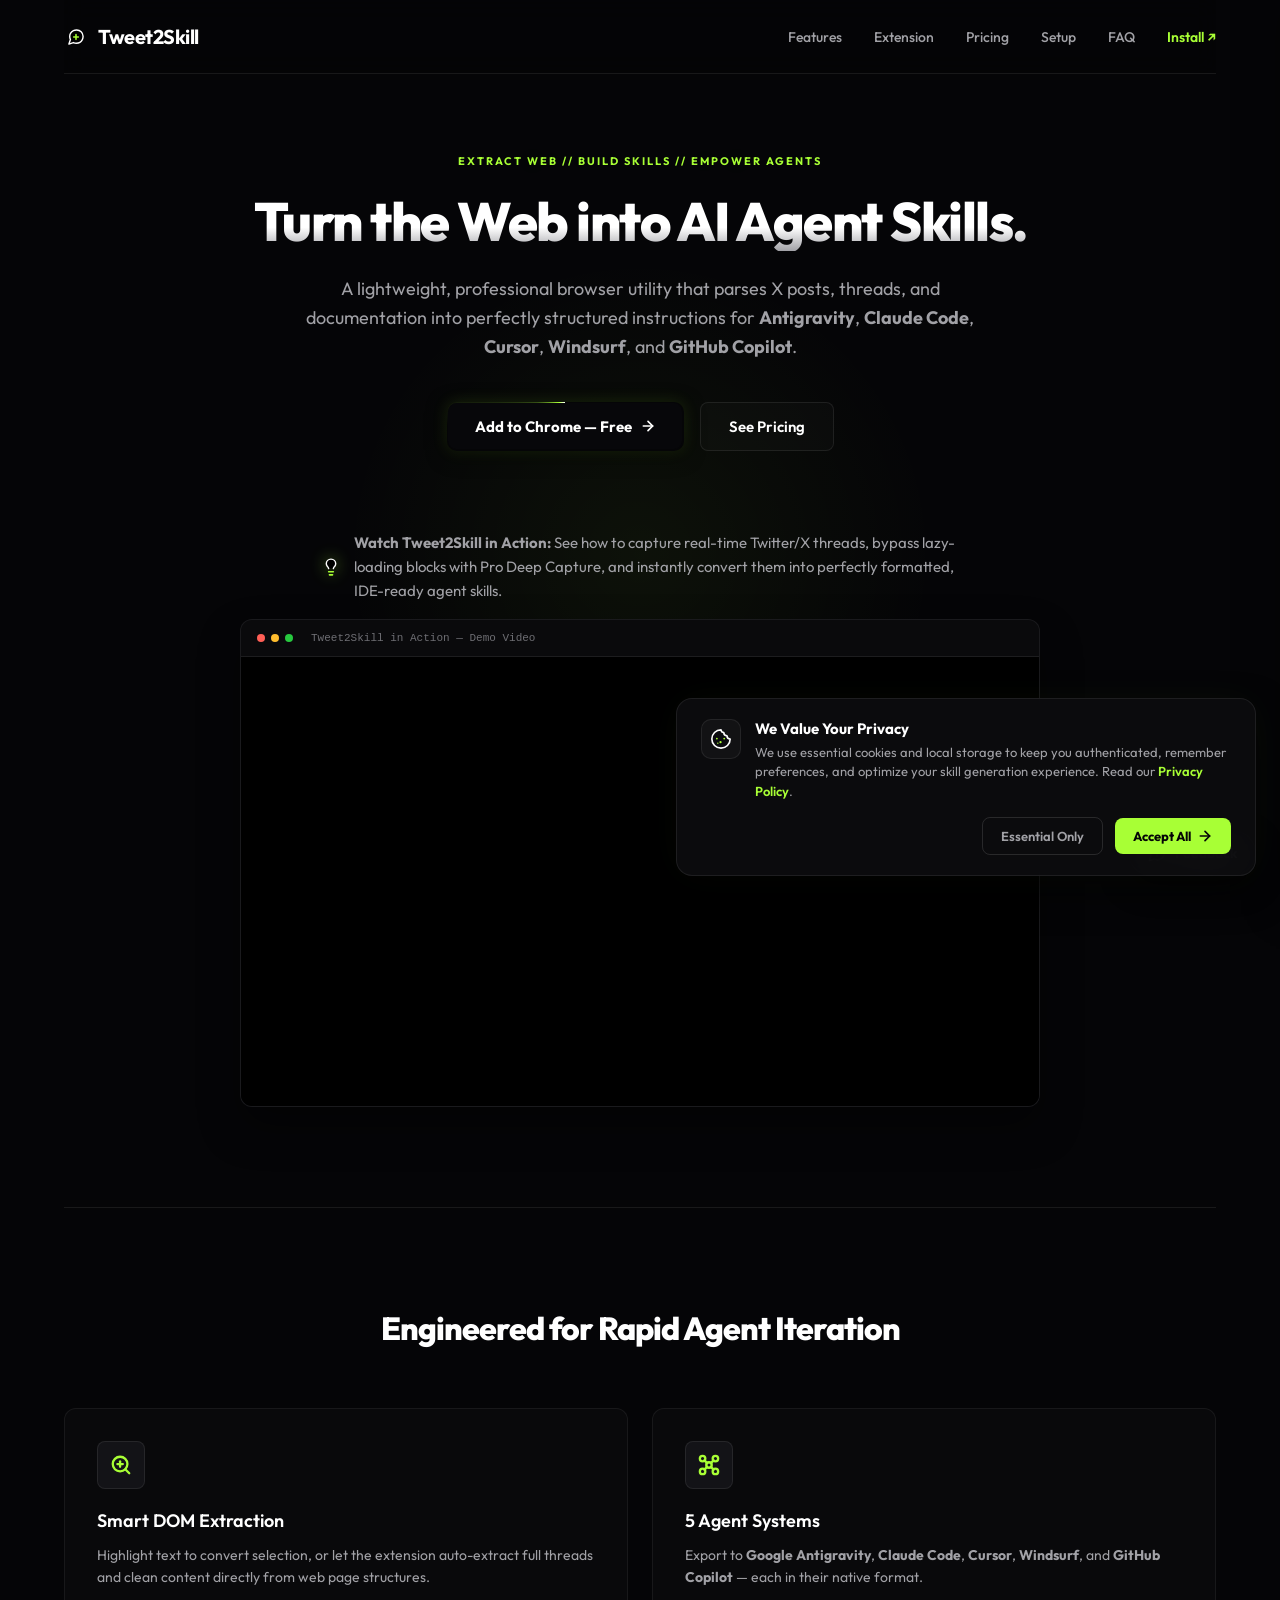
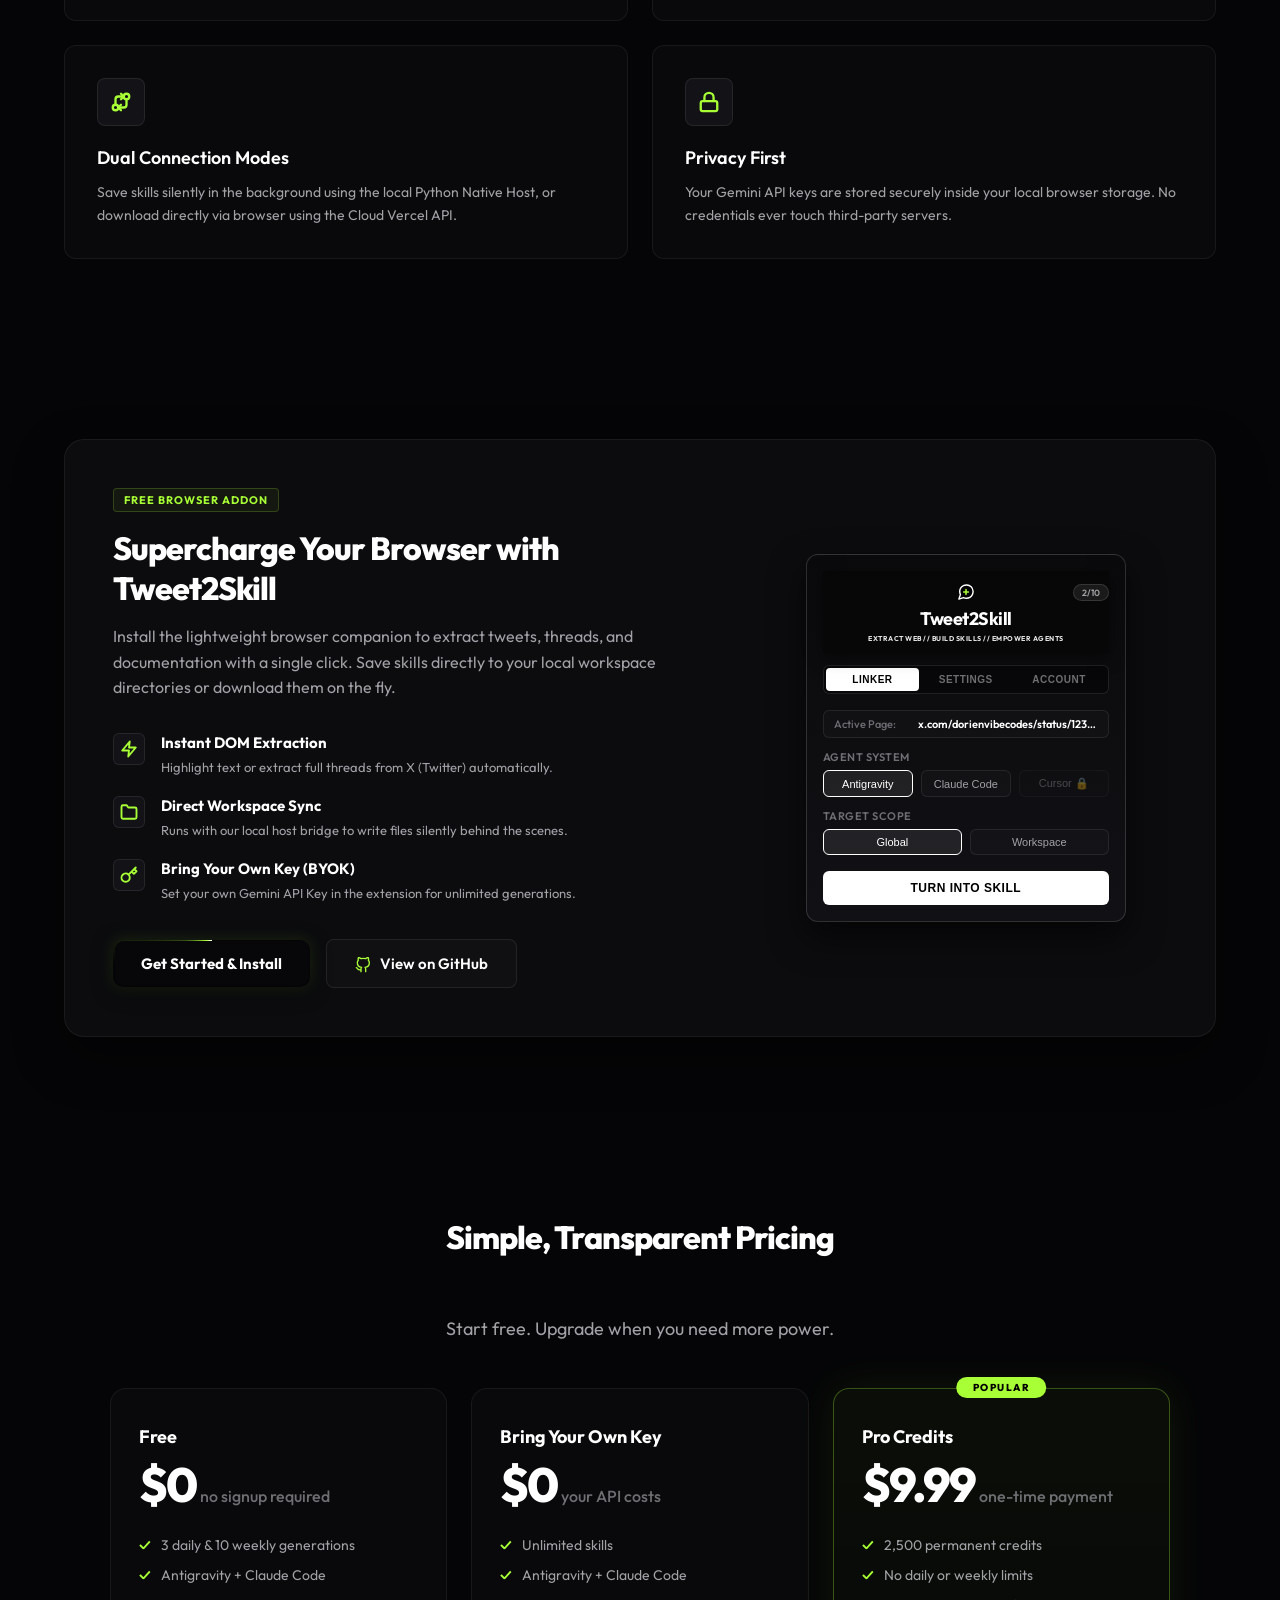
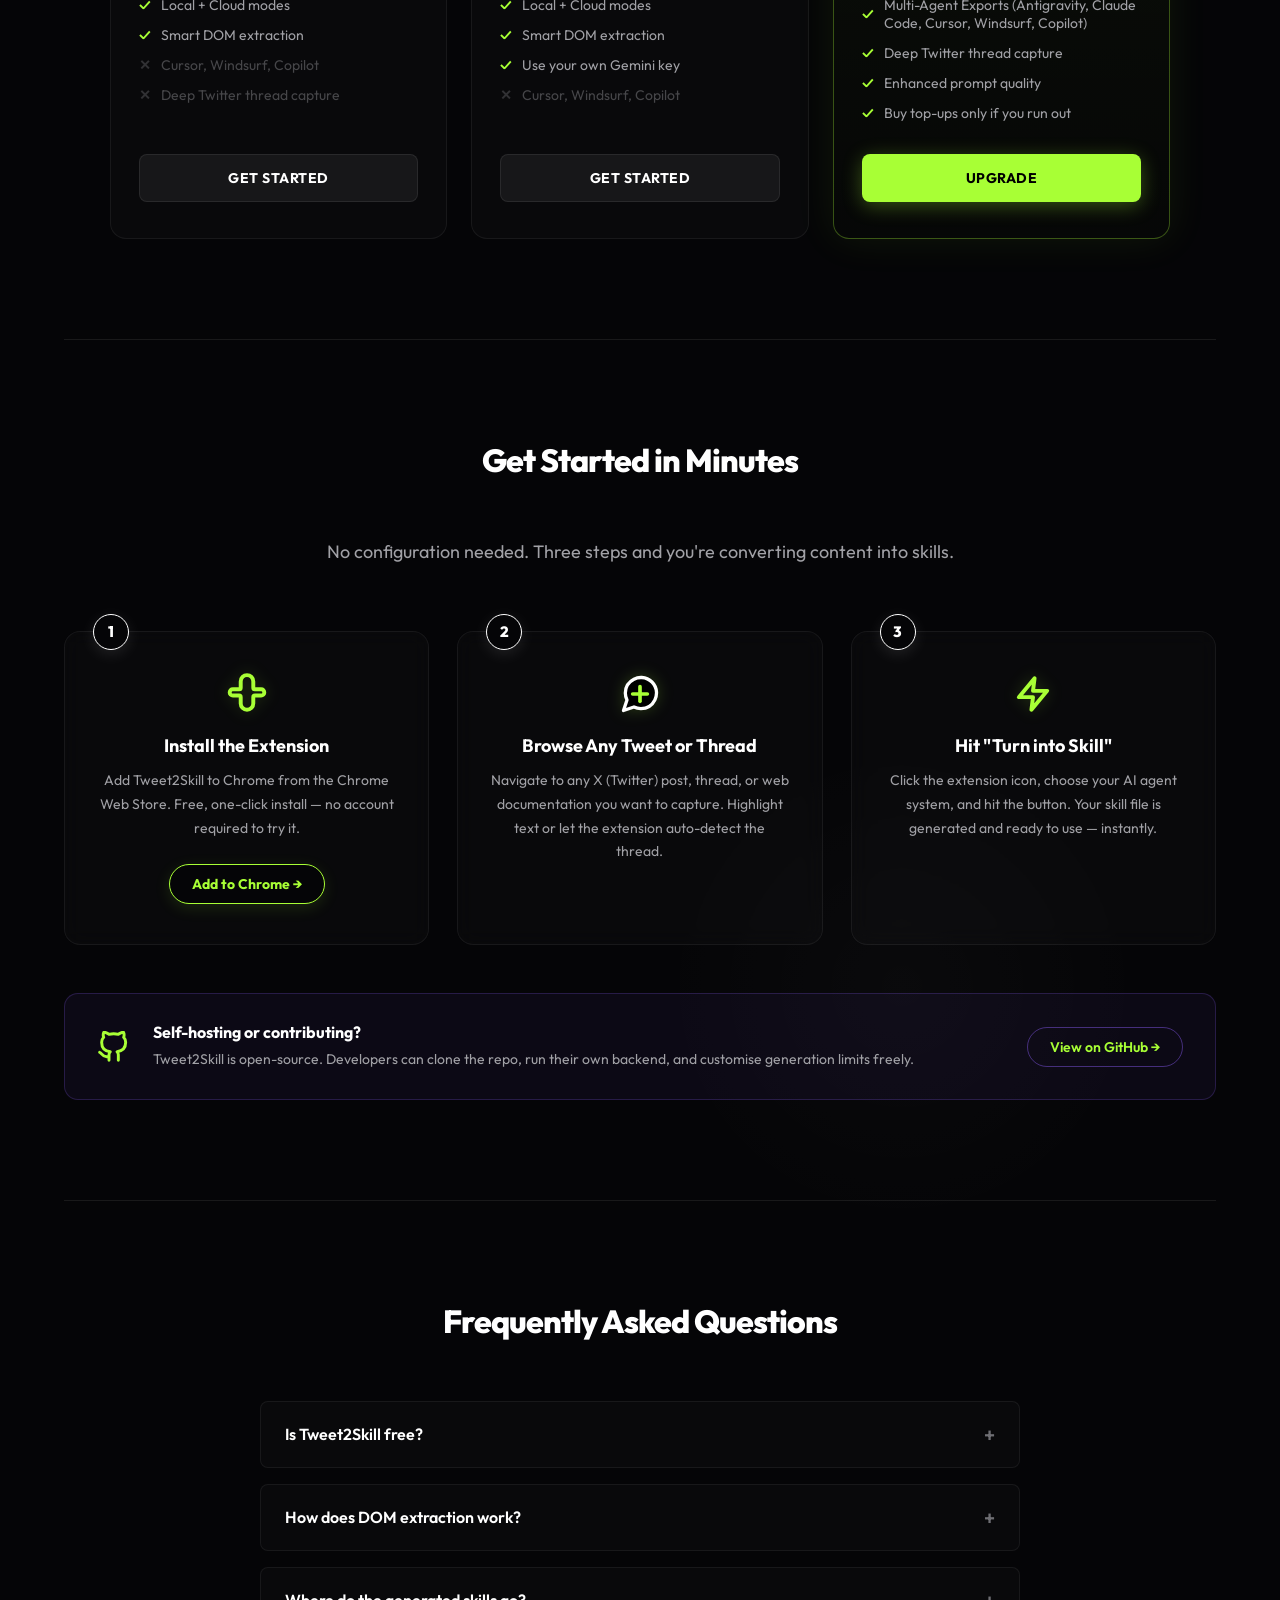
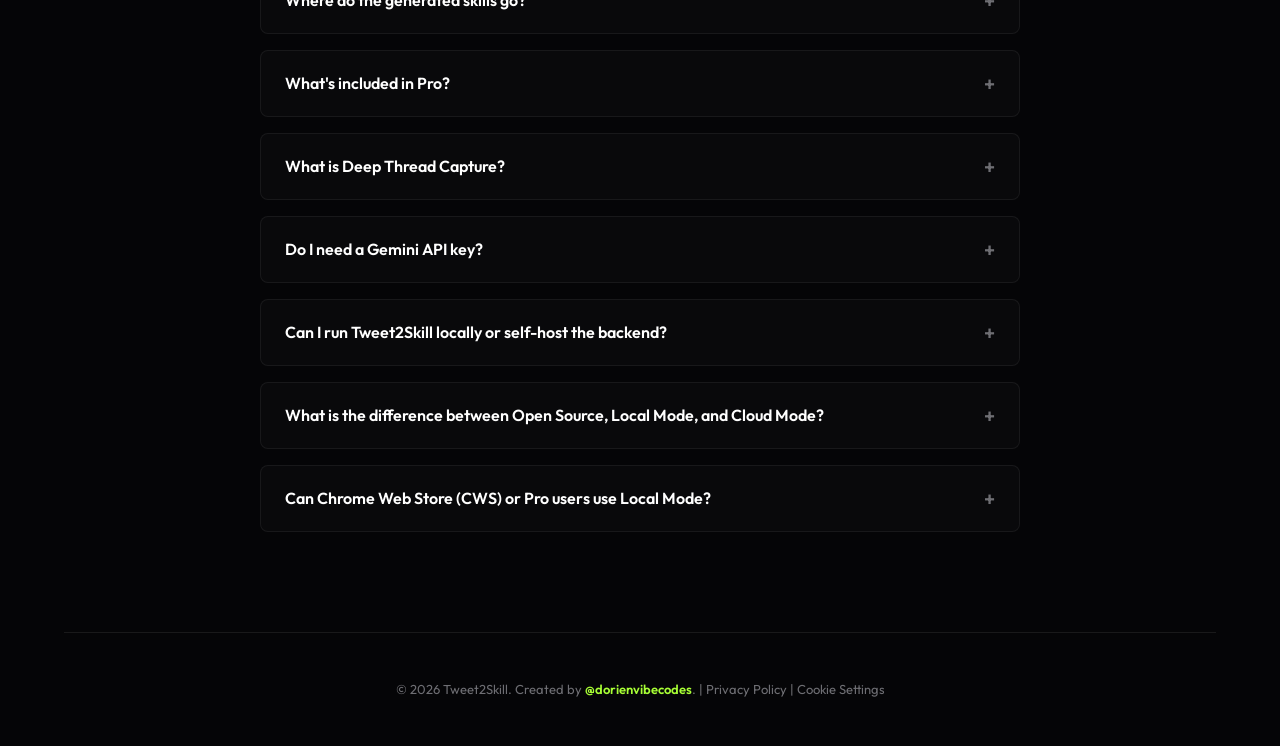
<file: landing-page/index.html>
<!DOCTYPE html>
<html lang="en">
<head>
  <!-- Google Analytics 4 (GA4) -->
  <script async src="https://www.googletagmanager.com/gtag/js?id=G-GWNW5XH3C4"></script>
  <script>
    window.dataLayer = window.dataLayer || [];
    function gtag(){dataLayer.push(arguments);}
    gtag('js', new Date());

    gtag('config', 'G-GWNW5XH3C4');
  </script>

  <meta charset="utf-8">
  <meta name="viewport" content="width=device-width, initial-scale=1.0">
  
  <!-- Primary Meta Tags -->
  <title>Tweet2Skill - Turn Web Content & Tweets into AI Agent Skills</title>
  <meta name="description" content="A lightweight, professional browser utility to convert tweets, threads, and documentation into Google Antigravity Skills and Claude Code Rules instantly.">

  <!-- Essential Twitter / X Social Cards -->
  <meta name="twitter:card" content="summary_large_image">
  <meta name="twitter:site" content="@DorienVibecodes">
  <meta name="twitter:creator" content="@DorienVibecodes">
  <meta name="twitter:title" content="Tweet2Skill - Turn Web Content into AI Agent Skills">
  <meta name="twitter:description" content="Convert X/Twitter threads and documentation into production-ready Antigravity skills or Claude Code rules instantly.">
  <meta name="twitter:image" content="https://tweet2skill.hero-apps.com/promo_card_v2.jpg">

  <!-- Open Graph / Facebook Social Preview -->
  <meta property="og:type" content="website">
  <meta property="og:url" content="__DYNAMIC_OG_URL__">
  <meta property="og:title" content="Tweet2Skill - Turn Web Content into AI Agent Skills">
  <meta property="og:description" content="Convert X/Twitter threads and documentation into production-ready Antigravity skills or Claude Code rules instantly.">
  <meta property="og:image" content="https://tweet2skill.hero-apps.com/promo_card_v2.jpg">
  <meta property="og:image:secure_url" content="https://tweet2skill.hero-apps.com/promo_card_v2.jpg">
  <meta property="og:image:type" content="image/jpeg">
  <meta property="og:image:width" content="1200">
  <meta property="og:image:height" content="630">
  <meta property="og:image:alt" content="Tweet2Skill Application Preview">

  <link rel="stylesheet" href="index.css?v=1.2.0">
  <link rel="icon" type="image/png" href="favicon.png">
  <link rel="icon" type="image/svg+xml" href="favicon.svg">
</head>
<body>
  <div class="site-container">
    <!-- Navigation -->
    <nav class="site-nav">
      <div class="logo-box">
        <div class="logo-icon-container">
          <img class="brand-logo-svg" src="icons/icon.svg" width="22" height="22" alt="Tweet2Skill logo"/>
        </div>
        <span class="brand-name">Tweet2Skill</span>
      </div>
      <div class="nav-links">
        <a href="#features">Features</a>
        <a href="#extension">Extension</a>
        <a href="#pricing">Pricing</a>
        <a href="#setup">Setup</a>
        <a href="#faq">FAQ</a>
        <a href="https://chromewebstore.google.com/detail/tweet2skill/gpggdojppnknejkhhggmpkfpdjmecnbb" target="_blank" style="color: var(--accent); font-weight: 600;">Install ↗</a>
      </div>
    </nav>

    <!-- Hero Section -->
    <header class="hero-section">
      <div class="tagline">EXTRACT WEB // BUILD SKILLS // EMPOWER AGENTS</div>
      <h1 class="hero-title">Turn the Web into AI Agent Skills.</h1>
      <p class="hero-subtitle">
        A lightweight, professional browser utility that parses X posts, threads, and documentation into perfectly structured instructions for <strong>Antigravity</strong>, <strong>Claude Code</strong>, <strong>Cursor</strong>, <strong>Windsurf</strong>, and <strong>GitHub Copilot</strong>.
      </p>
      
      <div class="hero-actions">
        <a href="https://chromewebstore.google.com/detail/tweet2skill/gpggdojppnknejkhhggmpkfpdjmecnbb" target="_blank" class="primary-btn" id="btn-hero-get-started">
          <span>Add to Chrome — Free</span>
          <svg class="btn-arrow" width="16" height="16" viewBox="0 0 24 24" fill="none" stroke="currentColor" stroke-width="2.5" stroke-linecap="round" stroke-linejoin="round" style="margin-left: 8px;">
            <line x1="5" y1="12" x2="19" y2="12"></line>
            <polyline points="12 5 19 12 12 19"></polyline>
          </svg>
        </a>
        <a href="#pricing" class="secondary-btn" id="btn-hero-pricing">See Pricing</a>
      </div>

      <!-- Demo Video Intro -->
      <div class="video-intro" style="text-align: center; max-width: 680px; margin: 48px auto 16px auto; padding: 0 20px; display: flex; align-items: center; justify-content: center; gap: 12px;">
        <svg class="intro-bulb-svg" width="22" height="22" viewBox="-2 -2 28 28" fill="none" stroke-linecap="round" stroke-linejoin="round" style="flex-shrink: 0; filter: drop-shadow(0 0 8px rgba(168, 255, 53, 0.45));">
          <!-- Bulb glass with white outline and black fill -->
          <path d="M15 14c.2-1 .7-1.7 1.5-2.5 1-.9 1.5-2.2 1.5-3.5A6 6 0 0 0 6 8c0 1 .6 2.2 1.5 3.5.7.7 1.3 1.5 1.5 2.5" fill="#000000" stroke="#ffffff" stroke-width="1.8" />
          <!-- Neon green bulb filament / base matching brand style -->
          <path d="M9 18h6" stroke="#a8ff35" stroke-width="2" />
          <path d="M10 22h4" stroke="#a8ff35" stroke-width="2" />
        </svg>
        <p style="color: var(--text-secondary); font-size: 15px; line-height: 1.6; margin-bottom: 0; text-align: left;">
          <strong>Watch Tweet2Skill in Action:</strong> See how to capture real-time Twitter/X threads, bypass lazy-loading blocks with Pro Deep Capture, and instantly convert them into perfectly formatted, IDE-ready agent skills.
        </p>
      </div>

      <!-- Demo Video Showcase -->
      <div class="showcase-container video-showcase-container">
        <div class="mock-window video-window">
          <div class="mock-header">
            <span class="dot red"></span>
            <span class="dot yellow"></span>
            <span class="dot green"></span>
            <span class="title-text">Tweet2Skill in Action — Demo Video</span>
          </div>
          <div class="video-wrapper">
            <iframe 
              src="https://www.youtube-nocookie.com/embed/c4oEJj9YOak?rel=0&modestbranding=1&iv_load_policy=3&controls=1" 
              title="Tweet2Skill Demo Video" 
              frameborder="0" 
              allow="accelerometer; autoplay; clipboard-write; encrypted-media; gyroscope; picture-in-picture; web-share" 
              allowfullscreen>
            </iframe>
          </div>
        </div>
      </div>
    </header>

    <!-- Features Grid -->
    <section id="features" class="features-section">
      <h2 class="section-title">Engineered for Rapid Agent Iteration</h2>
      <div class="features-grid">
        <div class="feature-card">
          <div class="feature-icon">
            <svg viewBox="0 0 24 24" fill="none" stroke="currentColor" stroke-width="2.5" stroke-linecap="round" stroke-linejoin="round">
              <circle cx="11" cy="11" r="8"></circle>
              <line x1="21" y1="21" x2="16.65" y2="16.65"></line>
              <line x1="11" y1="8" x2="11" y2="14"></line>
              <line x1="8" y1="11" x2="14" y2="11"></line>
            </svg>
          </div>
          <h3>Smart DOM Extraction</h3>
          <p>Highlight text to convert selection, or let the extension auto-extract full threads and clean content directly from web page structures.</p>
        </div>
        <div class="feature-card">
          <div class="feature-icon">
            <svg viewBox="0 0 24 24" fill="none" stroke="currentColor" stroke-width="2.5" stroke-linecap="round" stroke-linejoin="round">
              <circle cx="12" cy="12" r="3"></circle>
              <circle cx="19" cy="5" r="3"></circle>
              <circle cx="5" cy="19" r="3"></circle>
              <circle cx="19" cy="19" r="3"></circle>
              <circle cx="5" cy="5" r="3"></circle>
              <line x1="17" y1="7" x2="14" y2="10"></line>
              <line x1="7" y1="17" x2="10" y2="14"></line>
              <line x1="17" y1="17" x2="14" y2="14"></line>
              <line x1="7" y1="7" x2="10" y2="10"></line>
            </svg>
          </div>
          <h3>5 Agent Systems</h3>
          <p>Export to <strong>Google Antigravity</strong>, <strong>Claude Code</strong>, <strong>Cursor</strong>, <strong>Windsurf</strong>, and <strong>GitHub Copilot</strong> — each in their native format.</p>
        </div>
        <div class="feature-card">
          <div class="feature-icon">
            <svg viewBox="0 0 24 24" fill="none" stroke="currentColor" stroke-width="2.5" stroke-linecap="round" stroke-linejoin="round">
              <circle cx="6" cy="18" r="3"></circle>
              <circle cx="18" cy="6" r="3"></circle>
              <path d="M18 9v6a3 3 0 0 1-3 3H9"></path>
              <polyline points="12 15 9 18 12 21"></polyline>
              <path d="M6 15V9a3 3 0 0 1 3-3h6"></path>
              <polyline points="12 3 15 6 12 9"></polyline>
            </svg>
          </div>
          <h3>Dual Connection Modes</h3>
          <p>Save skills silently in the background using the local Python Native Host, or download directly via browser using the Cloud Vercel API.</p>
        </div>
        <div class="feature-card">
          <div class="feature-icon">
            <svg viewBox="0 0 24 24" fill="none" stroke="currentColor" stroke-width="2.5" stroke-linecap="round" stroke-linejoin="round">
              <rect x="3" y="11" width="18" height="11" rx="2" ry="2"></rect>
              <path d="M7 11V7a5 5 0 0 1 10 0v4"></path>
            </svg>
          </div>
          <h3>Privacy First</h3>
          <p>Your Gemini API keys are stored securely inside your local browser storage. No credentials ever touch third-party servers.</p>
        </div>
      </div>
    </section>

    <!-- Extension Banner Card Section -->
    <section id="extension" class="extension-section">
      <div class="extension-card">
        <div class="extension-content">
          <div class="extension-badge">FREE BROWSER ADDON</div>
          <h2 class="section-title left-align">Supercharge Your Browser with Tweet2Skill</h2>
          <p class="extension-description">
            Install the lightweight browser companion to extract tweets, threads, and documentation with a single click. Save skills directly to your local workspace directories or download them on the fly.
          </p>
          
          <div class="extension-features-list">
            <div class="ext-feat">
              <span class="feat-bullet">
                <svg viewBox="0 0 24 24" fill="none" stroke="currentColor" stroke-width="2.5" stroke-linecap="round" stroke-linejoin="round">
                  <polygon points="13 2 3 14 12 14 11 22 21 10 12 10 13 2"/>
                </svg>
              </span>
              <div>
                <strong>Instant DOM Extraction</strong>
                <span>Highlight text or extract full threads from X (Twitter) automatically.</span>
              </div>
            </div>
            <div class="ext-feat">
              <span class="feat-bullet">
                <svg viewBox="0 0 24 24" fill="none" stroke="currentColor" stroke-width="2.5" stroke-linecap="round" stroke-linejoin="round">
                  <path d="M22 19a2 2 0 0 1-2 2H4a2 2 0 0 1-2-2V5a2 2 0 0 1 2-2h5l2 3h9a2 2 0 0 1 2 2z"/>
                </svg>
              </span>
              <div>
                <strong>Direct Workspace Sync</strong>
                <span>Runs with our local host bridge to write files silently behind the scenes.</span>
              </div>
            </div>
            <div class="ext-feat">
              <span class="feat-bullet">
                <svg viewBox="0 0 24 24" fill="none" stroke="currentColor" stroke-width="2.5" stroke-linecap="round" stroke-linejoin="round">
                  <path d="M21 2l-2 2m-7.61 7.61a5.5 5.5 0 1 1-7.778 7.778 5.5 5.5 0 0 1 7.778-7.778zm0 0L15.5 7.5m0 0l3 3L22 7l-3-3m-3.5 3.5L19 4"/>
                </svg>
              </span>
              <div>
                <strong>Bring Your Own Key (BYOK)</strong>
                <span>Set your own Gemini API Key in the extension for unlimited generations.</span>
              </div>
            </div>
          </div>

          <div class="extension-actions">
            <a href="#setup" class="primary-btn">Get Started & Install</a>
            <a href="https://github.com/tanDivina/tweet2skill" target="_blank" class="secondary-btn">
              <svg class="git-icon" viewBox="0 0 24 24" width="16" height="16" stroke="#a8ff35" stroke-width="2" fill="none" stroke-linecap="round" stroke-linejoin="round" style="vertical-align: middle; margin-right: 6px;">
                <path d="M9 19c-5 1.5-5-2.5-7-3m14 6v-3.87a3.37 3.37 0 0 0-.94-2.61c3.14-.35 6.44-1.54 6.44-7A5.44 5.44 0 0 0 20 4.77 5.07 5.07 0 0 0 19.91 1S18.73.65 16 2.48a13.38 13.38 0 0 0-7 0C6.27.65 5.09 1 5.09 1A5.07 5.07 0 0 0 5 4.77a5.44 5.44 0 0 0-1.5 3.78c0 5.42 3.3 6.61 6.44 7A3.37 3.37 0 0 0 9 18.13V22"></path>
              </svg>
              View on GitHub
            </a>
          </div>
        </div>

        <div class="extension-preview">
          <!-- Real HTML/CSS mockup of our actual Extension Popup -->
          <div class="ext-mockup">
            <header class="ext-mockup-header">
              <div class="ext-mockup-logo-box">
                <div class="ext-mockup-logo-top-row">
                  <div class="ext-mockup-logo-icon-container">
                    <img class="brand-logo-svg" src="icons/icon.svg" width="22" height="22" alt="Tweet2Skill logo"/>
                  </div>
                  <div class="ext-mockup-logo-badge">
                    <span class="usage-badge-text">2/10</span>
                  </div>
                </div>
                <h1 class="ext-mockup-brand-title">Tweet2Skill</h1>
                <div class="ext-mockup-brand-tagline">EXTRACT WEB // BUILD SKILLS // EMPOWER AGENTS</div>
              </div>
              <nav class="ext-mockup-tab-nav">
                <button class="ext-mockup-tab-btn active">Linker</button>
                <button class="ext-mockup-tab-btn">Settings</button>
                <button class="ext-mockup-tab-btn">Account</button>
              </nav>
            </header>

            <main class="ext-mockup-content">
              <div class="ext-mockup-url-badge">
                <span class="badge-label">Active Page:</span>
                <span class="badge-value">x.com/dorienvibecodes/status/12345</span>
              </div>

              <div class="ext-mockup-control-group">
                <label>Agent System</label>
                <div class="ext-mockup-toggle-group">
                  <button class="ext-mockup-toggle-btn active">Antigravity</button>
                  <button class="ext-mockup-toggle-btn">Claude Code</button>
                  <button class="ext-mockup-toggle-btn locked">Cursor 🔒</button>
                </div>
              </div>

              <div class="ext-mockup-control-group">
                <label>Target Scope</label>
                <div class="ext-mockup-toggle-group">
                  <button class="ext-mockup-toggle-btn active">Global</button>
                  <button class="ext-mockup-toggle-btn">Workspace</button>
                </div>
              </div>

              <button class="ext-mockup-primary-btn">Turn into Skill</button>
            </main>
          </div>
        </div>
      </div>
    </section>

    <!-- Pricing Section -->
    <section id="pricing" class="pricing-section">
      <h2 class="section-title">Simple, Transparent Pricing</h2>
      <p class="section-subtitle">Start free. Upgrade when you need more power.</p>
      <div class="pricing-grid">
        <!-- Free Tier -->
        <div class="pricing-card">
          <div class="pricing-tier">Free</div>
          <div class="pricing-price">
            <span class="price-amount">$0</span>
            <span class="price-period">no signup required</span>
          </div>
          <ul class="pricing-features">
            <li><span class="check">✓</span> 3 daily & 10 weekly generations</li>
            <li><span class="check">✓</span> Antigravity + Claude Code</li>
            <li><span class="check">✓</span> Local + Cloud modes</li>
            <li><span class="check">✓</span> Smart DOM extraction</li>
            <li class="disabled"><span class="x-mark">✕</span> Cursor, Windsurf, Copilot</li>
            <li class="disabled"><span class="x-mark">✕</span> Deep Twitter thread capture</li>
          </ul>
          <a href="#setup" class="pricing-btn" id="btn-pricing-free">Get Started</a>
        </div>

        <!-- BYOK Tier -->
        <div class="pricing-card">
          <div class="pricing-tier">Bring Your Own Key</div>
          <div class="pricing-price">
            <span class="price-amount">$0</span>
            <span class="price-period">your API costs</span>
          </div>
          <ul class="pricing-features">
            <li><span class="check">✓</span> Unlimited skills</li>
            <li><span class="check">✓</span> Antigravity + Claude Code</li>
            <li><span class="check">✓</span> Local + Cloud modes</li>
            <li><span class="check">✓</span> Smart DOM extraction</li>
            <li><span class="check">✓</span> Use your own Gemini key</li>
            <li class="disabled"><span class="x-mark">✕</span> Cursor, Windsurf, Copilot</li>
          </ul>
          <a href="#setup" class="pricing-btn" id="btn-pricing-byok">Get Started</a>
        </div>

        <!-- Pro Tier -->
        <div class="pricing-card featured">
          <div class="pricing-badge">POPULAR</div>
          <div class="pricing-tier">Pro Credits</div>
          <div class="pricing-price">
            <span class="price-amount">$9.99</span>
            <span class="price-period">one-time payment</span>
          </div>
          <ul class="pricing-features">
            <li><span class="check">✓</span> 2,500 permanent credits</li>
            <li><span class="check">✓</span> No daily or weekly limits</li>
            <li><span class="check">✓</span> Multi-Agent Exports (Antigravity, Claude Code, Cursor, Windsurf, Copilot)</li>
            <li><span class="check">✓</span> Deep Twitter thread capture</li>
            <li><span class="check">✓</span> Enhanced prompt quality</li>
            <li><span class="check">✓</span> Buy top-ups only if you run out</li>
          </ul>
          <a href="#" class="pricing-btn pro" id="btn-pricing-pro">UPGRADE</a>
        </div>
      </div>
    </section>

    <!-- Setup / Getting Started Section -->
    <section id="setup" class="setup-section">
      <h2 class="section-title">Get Started in Minutes</h2>
      <p class="section-subtitle">No configuration needed. Three steps and you're converting content into skills.</p>

      <div class="user-steps-grid">
        <div class="user-step-card">
          <div class="user-step-number">1</div>
          <div class="user-step-icon">
            <svg viewBox="-2 -2 28 28" fill="none" stroke="currentColor" stroke-width="2.5" stroke-linecap="round" stroke-linejoin="round">
              <path d="M12 22a4 4 0 0 1-4-4V14a1 1 0 0 0-1-1H3a2 2 0 0 1 0-4h4a1 1 0 0 0 1-1V4a4 4 0 0 1 8 0v4a1 1 0 0 0 1 1h4a2 2 0 0 1 0 4h-4a1 1 0 0 0-1 1v4a4 4 0 0 1-4 4z"/>
            </svg>
          </div>
          <h3 class="user-step-title">Install the Extension</h3>
          <p class="user-step-desc">Add Tweet2Skill to Chrome from the Chrome Web Store. Free, one-click install — no account required to try it.</p>
          <a href="https://chromewebstore.google.com/detail/tweet2skill/gpggdojppnknejkhhggmpkfpdjmecnbb" target="_blank" class="user-step-btn" id="btn-step-install">Add to Chrome →</a>
        </div>

        <div class="user-step-card">
          <div class="user-step-number">2</div>
          <div class="user-step-icon">
            <svg xmlns="http://www.w3.org/2000/svg" viewBox="0 0 24 24" width="24" height="24">
              <!-- Speech Bubble with stark white outline and solid black fill -->
              <path d="M21 11.5a8.38 8.38 0 0 1-.9 3.8 8.5 8.5 0 0 1-7.6 4.7 8.38 8.38 0 0 1-3.8-.9L3 21l1.9-5.7a8.38 8.38 0 0 1-.9-3.8 8.5 8.5 0 0 1 4.7-7.6 8.38 8.38 0 0 1 3.8-.9h.5a8.48 8.48 0 0 1 8 8v.5z" 
                    fill="#000000" stroke="#ffffff" stroke-width="1.8" stroke-linecap="round" stroke-linejoin="round" />
              
              <!-- Neon green plus sign centering -->
              <line x1="12" y1="8" x2="12" y2="16" stroke="#a8ff35" stroke-width="2" stroke-linecap="round" />
              <line x1="8" y1="12" x2="16" y2="12" stroke="#a8ff35" stroke-width="2" stroke-linecap="round" />
            </svg>
          </div>
          <h3 class="user-step-title">Browse Any Tweet or Thread</h3>
          <p class="user-step-desc">Navigate to any X (Twitter) post, thread, or web documentation you want to capture. Highlight text or let the extension auto-detect the thread.</p>
        </div>

        <div class="user-step-card">
          <div class="user-step-number">3</div>
          <div class="user-step-icon">
            <svg viewBox="-2 -2 28 28" fill="none" stroke="currentColor" stroke-width="2.5" stroke-linecap="round" stroke-linejoin="round">
              <polygon points="13 2 3 14 12 14 11 22 21 10 12 10 13 2"/>
            </svg>
          </div>
          <h3 class="user-step-title">Hit "Turn into Skill"</h3>
          <p class="user-step-desc">Click the extension icon, choose your AI agent system, and hit the button. Your skill file is generated and ready to use — instantly.</p>
        </div>
      </div>

      <!-- Developer Callout -->
      <div class="dev-callout" id="open-source-callout">
        <div class="dev-callout-icon">
          <svg class="octocat-svg" width="32" height="32" stroke="#a8ff35" viewBox="0 0 24 24" fill="none" stroke-width="2.2" stroke-linecap="round" stroke-linejoin="round">
            <path d="M9 19c-5 1.5-5-2.5-7-3m14 6v-3.87a3.37 3.37 0 0 0-.94-2.61c3.14-.35 6.44-1.54 6.44-7A5.44 5.44 0 0 0 20 4.77 5.07 5.07 0 0 0 19.91 1S18.73.65 16 2.48a13.38 13.38 0 0 0-7 0C6.27.65 5.09 1 5.09 1A5.07 5.07 0 0 0 5 4.77a5.44 5.44 0 0 0-1.5 3.78c0 5.42 3.3 6.61 6.44 7A3.37 3.37 0 0 0 9 18.13V22"></path>
          </svg>
        </div>
        <div class="dev-callout-body">
          <h4>Self-hosting or contributing?</h4>
          <p>Tweet2Skill is open-source. Developers can clone the repo, run their own backend, and customise generation limits freely.</p>
        </div>
        <a href="https://github.com/tanDivina/tweet2skill" target="_blank" class="dev-callout-btn" id="btn-view-github">View on GitHub →</a>
      </div>
    </section>

    <!-- FAQ Section -->
    <section id="faq" class="faq-section">
      <h2 class="section-title">Frequently Asked Questions</h2>
      <div class="faq-accordion">
        <div class="faq-item">
          <button class="faq-question" id="faq-q1">Is Tweet2Skill free? <span class="faq-toggle">+</span></button>
          <div class="faq-answer">
            <p>Yes! The free tier gives you 3 skill generations per day and 10 generations per week — no API key required. If you need more, you can bring your own Gemini API key for unlimited use, or purchase Pro Credits ($9.99 one-time) for 2,500 permanent credits and multi-agent exports.</p>
          </div>
        </div>
        <div class="faq-item">
          <button class="faq-question" id="faq-q2">How does DOM extraction work? <span class="faq-toggle">+</span></button>
          <div class="faq-answer">
            <p>Tweet2Skill is designed to be smart. If you are on an X/Twitter status page, it automatically detects the author and gathers every tweet from that author currently loaded on the page to build a complete thread. If you only want a specific tweet, simply highlight the text of that tweet before clicking the button. On standard websites, it extracts clean body content automatically.</p>
          </div>
        </div>
        <div class="faq-item">
          <button class="faq-question" id="faq-q3">Where do the generated skills go? <span class="faq-toggle">+</span></button>
          <div class="faq-answer">
            <ul style="margin-left: 24px; margin-right: 24px; padding-left: 16px; padding-bottom: 20px; line-height: 1.6; color: var(--text-secondary); font-size: 14px; margin-top: 18px;">
              <li><strong>Antigravity Skills</strong>: Global skills go to <code>~/.gemini/config/skills/[slug]/</code>. Project skills go to <code>.agents/skills/[slug]/</code>.</li>
              <li style="margin-top: 8px;"><strong>Claude Code Rules &amp; Skills</strong>:
                <ul style="margin-left: 20px; margin-top: 6px; font-size: 14px; color: var(--text-secondary);">
                  <li><em>Rules Format</em>: Saved as <code>~/.claude/rules/[slug].md</code> (Global) or <code>.claude/rules/[slug].md</code> (Project).</li>
                  <li style="margin-top: 4px;"><em>Skills Format</em>: Saved as a directory containing a <code>SKILL.md</code>: <code>~/.claude/skills/[slug]/SKILL.md</code> (Global) or <code>.claude/skills/[slug]/SKILL.md</code> (Project).</li>
                </ul>
              </li>
              <li style="margin-top: 8px;"><strong>Cursor Rules</strong>: Saved to <code>.cursor/rules/[slug].mdc</code> (Project-scoped).</li>
              <li style="margin-top: 8px;"><strong>Windsurf Rules</strong>: Saved to <code>.windsurfrules</code> in your project root.</li>
              <li style="margin-top: 8px;"><strong>GitHub Copilot</strong>: Saved to <code>.github/copilot-instructions.md</code> in your project root.</li>
            </ul>
          </div>
        </div>
        <div class="faq-item">
          <button class="faq-question" id="faq-q4">What's included in Pro? <span class="faq-toggle">+</span></button>
          <div class="faq-answer">
            <p>Pro Credits ($9.99 one-time) includes 2,500 permanent skill generations, multi-agent exports (covering Antigravity, Claude Code, Cursor, Windsurf, and GitHub Copilot), <strong>Deep Thread Capture</strong> (auto-scrolling on X/Twitter), and priority support.</p>
          </div>
        </div>
        <div class="faq-item">
          <button class="faq-question" id="faq-q-thread">What is Deep Thread Capture? <span class="faq-toggle">+</span></button>
          <div class="faq-answer">
            <p>Deep Thread Capture is a Pro feature that solves the "lazy-loading" problem on X (Twitter). When enabled, Tweet2Skill will automatically scroll through the thread to ensure every tweet by the author is loaded and captured, rather than just the ones visible on your screen. This ensures your Agent Skills are built from the complete context of a thread.</p>
          </div>
        </div>
        <div class="faq-item">
          <button class="faq-question" id="faq-q5">Do I need a Gemini API key? <span class="faq-toggle">+</span></button>
          <div class="faq-answer">
            <p>Not for the free tier or Pro Credits! Free users get 3 daily and 10 weekly generations powered by our server. Pro users get 2,500 permanent credits. If you prefer using your own key for unlimited, no-cap usage, you can enter it in Settings.</p>
          </div>
        </div>
        <div class="faq-item">
          <button class="faq-question" id="faq-q6">Can I run Tweet2Skill locally or self-host the backend? <span class="faq-toggle">+</span></button>
          <div class="faq-answer">
            <p>Yes! Tweet2Skill is open-source. You can clone the repository, run the Python/Vercel backend on your own machine or server, and load the extension unpacked in Chrome. Full setup instructions — including local host mode, native messaging bridge setup, and Vercel deployment — are available in the <a href="https://github.com/tanDivina/tweet2skill" target="_blank" style="color: var(--accent); text-decoration: none; font-weight: 600;">GitHub README</a>.</p>
          </div>
        </div>
        <div class="faq-item">
          <button class="faq-question" id="faq-q7">What is the difference between Open Source, Local Mode, and Cloud Mode? <span class="faq-toggle">+</span></button>
          <div class="faq-answer">
            <p>Here is how the versions and setting modes compare:</p>
            <ul style="margin-left: 24px; margin-right: 24px; padding-left: 16px; padding-bottom: 12px; line-height: 1.6; color: var(--text-secondary); font-size: 14px; margin-top: 12px;">
              <li><strong>Open Source (GitHub)</strong>: You clone the repo and load the extension unpacked. You get access to the companion Python scripts. You can run in either Local or Cloud mode, and you bring your own Gemini API key (BYOK) for 100% free, unlimited, and private use.</li>
              <li style="margin-top: 8px;"><strong>Local Mode (Setting)</strong>: Uses a lightweight background Python script running on your machine (via Native Messaging) to save your generated rules silently and directly into your workspace folders (like <code>.agents/</code> or <code>.claude/</code>) with no browser popups.</li>
              <li style="margin-top: 8px;"><strong>Cloud Mode (Setting)</strong>: Sends text through a cloud server and triggers a file download in your browser. Standard Chrome Web Store users can use our hosted server with daily free credits or Pro Credits, or enter their own Gemini API key for free, cap-less generations.</li>
            </ul>
          </div>
        </div>
        <div class="faq-item">
          <button class="faq-question" id="faq-q8">Can Chrome Web Store (CWS) or Pro users use Local Mode? <span class="faq-toggle">+</span></button>
          <div class="faq-answer">
            <p>Yes, absolutely! Local Mode (silent saving directly to your workspace folders) works perfectly with the Web Store version of the extension and your Pro Credits. To set it up:</p>
            <ol style="margin-left: 24px; margin-right: 24px; padding-left: 16px; padding-bottom: 12px; line-height: 1.6; color: var(--text-secondary); font-size: 14px; margin-top: 12px;">
              <li>Download or clone the companion helper files (<code>install.py</code> and <code>save_skill.py</code>) from our public <a href="https://github.com/tanDivina/tweet2skill" target="_blank" style="color: var(--accent); text-decoration: none; font-weight: 600;">GitHub Repository</a>.</li>
              <li style="margin-top: 8px;">Run <code>python3 install.py</code> in your terminal and enter your Web Store Extension ID when prompted. This registers the lightweight background bridge on your system.</li>
              <li style="margin-top: 8px;">In your Chrome extension settings, switch your connection mode to <strong>Local Host</strong> and specify your active workspace directory path.</li>
              <li style="margin-top: 8px;">That's it! When you convert a skill, the extension securely passes your logged-in Pro token to your local bridge, utilizing your Pro Credits to generate the skill and saving it directly into your folders.</li>
            </ol>
          </div>
        </div>
      </div>
    </section>

    <!-- Footer -->
    <footer class="site-footer">
      <p>&copy; 2026 Tweet2Skill. Created by <a href="https://x.com/dorienvibecodes" target="_blank" style="color: var(--accent); text-decoration: none; font-weight: 600;">@dorienvibecodes</a>. | <a href="/privacy" style="color: var(--text-muted); text-decoration: none;">Privacy Policy</a> | <a href="javascript:void(0)" id="btn-manage-cookies" style="color: var(--text-muted); text-decoration: none;">Cookie Settings</a></p>
    </footer>
  </div>

  <!-- Responsive interactions -->
  <script>
    // Accordion toggles
    const faqQuestions = document.querySelectorAll('.faq-question');
    faqQuestions.forEach(q => {
      q.addEventListener('click', () => {
        const item = q.parentElement;
        const answer = q.nextElementSibling;
        const toggle = q.querySelector('.faq-toggle');
        const isOpen = item.classList.contains('active');

        faqQuestions.forEach(otherQ => {
          otherQ.parentElement.classList.remove('active');
          otherQ.nextElementSibling.style.maxHeight = null;
          otherQ.querySelector('.faq-toggle').textContent = '+';
        });

        if (!isOpen) {
          item.classList.add('active');
          answer.style.maxHeight = answer.scrollHeight + 'px';
          toggle.textContent = '-';
        }
      });
    });

    // Handle Landing Page Pro CTA Click
    const btnPricingPro = document.getElementById('btn-pricing-pro');
    if (btnPricingPro) {
      btnPricingPro.addEventListener('click', (e) => {
        e.preventDefault();
        
        // Create modal overlay
        const modal = document.createElement('div');
        modal.className = 'glass-modal-overlay';
        modal.style.position = 'fixed';
        modal.style.top = '0';
        modal.style.left = '0';
        modal.style.width = '100vw';
        modal.style.height = '100vh';
        modal.style.backgroundColor = 'rgba(5, 5, 7, 0.8)';
        modal.style.backdropFilter = 'blur(12px)';
        modal.style.webkitBackdropFilter = 'blur(12px)';
        modal.style.display = 'flex';
        modal.style.alignItems = 'center';
        modal.style.justifyContent = 'center';
        modal.style.zIndex = '9999';
        modal.style.opacity = '0';
        modal.style.transition = 'opacity 0.3s ease';
        
        // Modal card
        const card = document.createElement('div');
        card.style.backgroundColor = '#0c0c0f';
        card.style.border = '1px solid rgba(255, 255, 255, 0.08)';
        card.style.borderRadius = '16px';
        card.style.padding = '32px';
        card.style.maxWidth = '480px';
        card.style.width = '90%';
        card.style.boxShadow = '0 20px 40px rgba(0, 0, 0, 0.5), 0 0 50px rgba(168, 255, 53, 0.03)';
        card.style.transform = 'translateY(20px)';
        card.style.transition = 'transform 0.3s ease';
        card.style.textAlign = 'center';
        card.style.position = 'relative';

        // Close button
        const closeBtn = document.createElement('button');
        closeBtn.innerHTML = '&times;';
        closeBtn.style.position = 'absolute';
        closeBtn.style.top = '16px';
        closeBtn.style.right = '20px';
        closeBtn.style.background = 'none';
        closeBtn.style.border = 'none';
        closeBtn.style.color = '#a1a1a6';
        closeBtn.style.fontSize = '24px';
        closeBtn.style.cursor = 'pointer';
        closeBtn.style.transition = 'color 0.2s';
        closeBtn.onmouseover = () => closeBtn.style.color = '#ffffff';
        closeBtn.onmouseout = () => closeBtn.style.color = '#a1a1a6';
        closeBtn.onclick = () => {
          modal.style.opacity = '0';
          card.style.transform = 'translateY(20px)';
          setTimeout(() => modal.remove(), 300);
        };
        
        card.appendChild(closeBtn);

        // Header / Logo
        const header = document.createElement('div');
        header.style.marginBottom = '20px';
        header.style.display = 'inline-flex';
        header.style.alignItems = 'center';
        header.style.justifyContent = 'center';
        header.style.width = '64px';
        header.style.height = '64px';
        header.style.borderRadius = '50%';
        header.style.background = 'rgba(168, 255, 53, 0.1)';
        header.style.border = '1.5px solid #a8ff35';
        header.style.boxShadow = '0 0 15px rgba(168, 255, 53, 0.2)';
        
        header.innerHTML = `
          <svg width="32" height="32" viewBox="0 0 24 24" fill="none" stroke="#a8ff35" stroke-width="2.5" stroke-linecap="round" stroke-linejoin="round">
            <polygon points="12 2 15.09 8.26 22 9.27 17 14.14 18.18 21.02 12 17.77 5.82 21.02 7 14.14 2 9.27 8.91 8.26 12 2"></polygon>
          </svg>
        `;
        card.appendChild(header);

        // Title
        const title = document.createElement('h3');
        title.innerText = 'Upgrade via Extension';
        title.style.color = '#ffffff';
        title.style.fontSize = '22px';
        title.style.fontWeight = '700';
        title.style.margin = '0 0 12px 0';
        card.appendChild(title);

        // Description
        const desc = document.createElement('p');
        desc.innerHTML = 'To subscribe, please open the <strong>Tweet2Skill</strong> extension in your browser, sign in with Google in the Account tab, and click <strong>Upgrade to Pro</strong>.<br><br>This ensures your subscription is instantly linked to your account and activates your Pro features immediately!';
        desc.style.color = '#a1a1a6';
        desc.style.fontSize = '14px';
        desc.style.lineHeight = '1.6';
        desc.style.margin = '0 0 24px 0';
        card.appendChild(desc);

        // Action Button
        const actionBtn = document.createElement('button');
        actionBtn.innerText = 'Got It';
        actionBtn.style.width = '100%';
        actionBtn.style.padding = '12px 24px';
        actionBtn.style.backgroundColor = '#a8ff35';
        actionBtn.style.color = '#050507';
        actionBtn.style.border = 'none';
        actionBtn.style.borderRadius = '8px';
        actionBtn.style.fontSize = '15px';
        actionBtn.style.fontWeight = '600';
        actionBtn.style.cursor = 'pointer';
        actionBtn.style.transition = 'all 0.2s ease';
        actionBtn.onmouseover = () => {
          actionBtn.style.boxShadow = '0 0 15px rgba(168, 255, 53, 0.4)';
          actionBtn.style.transform = 'scale(1.02)';
        };
        actionBtn.onmouseout = () => {
          actionBtn.style.boxShadow = 'none';
          actionBtn.style.transform = 'scale(1)';
        };
        actionBtn.onclick = () => {
          modal.style.opacity = '0';
          card.style.transform = 'translateY(20px)';
          setTimeout(() => modal.remove(), 300);
        };
        card.appendChild(actionBtn);

        modal.appendChild(card);
        document.body.appendChild(modal);
        
        // Trigger reflow & animation
        setTimeout(() => {
          modal.style.opacity = '1';
          card.style.transform = 'translateY(0)';
        }, 10);
      });
    }
  </script>

  <!-- Floating Feedback Button -->
  <button id="floating-feedback-btn" class="floating-feedback-btn" title="Send Feedback">
    <svg xmlns="http://www.w3.org/2000/svg" viewBox="0 0 24 24" width="20" height="20" style="flex-shrink: 0;">
      <!-- Speech Bubble with stark white outline and solid black fill -->
      <path d="M21 11.5a8.38 8.38 0 0 1-.9 3.8 8.5 8.5 0 0 1-7.6 4.7 8.38 8.38 0 0 1-3.8-.9L3 21l1.9-5.7a8.38 8.38 0 0 1-.9-3.8 8.5 8.5 0 0 1 4.7-7.6 8.38 8.38 0 0 1 3.8-.9h.5a8.48 8.48 0 0 1 8 8v.5z" 
            fill="#000000" stroke="#ffffff" stroke-width="1.8" stroke-linecap="round" stroke-linejoin="round" />
      
      <!-- Neon green plus sign centering -->
      <line x1="12" y1="8" x2="12" y2="16" stroke="#a8ff35" stroke-width="2" stroke-linecap="round" />
      <line x1="8" y1="12" x2="16" y2="12" stroke="#a8ff35" stroke-width="2" stroke-linecap="round" />
    </svg>
    <span>Feedback</span>
  </button>

  <!-- Sliding Feedback Drawer -->
  <div id="feedback-drawer" class="feedback-drawer">
    <div class="feedback-drawer-header">
      <h3>Submit Feedback</h3>
      <button id="close-feedback-drawer" class="close-drawer-btn">
        <svg width="20" height="20" viewBox="0 0 24 24" fill="none" stroke="currentColor" stroke-width="2.5" stroke-linecap="round" stroke-linejoin="round">
          <line x1="18" y1="6" x2="6" y2="18"></line>
          <line x1="6" y1="6" x2="18" y2="18"></line>
        </svg>
      </button>
    </div>
    <div class="feedback-drawer-body">
      <div class="web-control-group">
        <label>Category</label>
        <div class="web-toggle-group">
          <button id="web-fb-bug" class="web-toggle-btn active" style="display: flex; align-items: center; justify-content: center; gap: 8px;">
            <svg width="16" height="16" viewBox="-2 -2 28 28" fill="none" stroke-linecap="round" stroke-linejoin="round" style="flex-shrink: 0;">
              <!-- Bug main body with white outline and black fill -->
              <rect x="8" y="6" width="8" height="14" rx="4" fill="#000000" stroke="#ffffff" stroke-width="1.8" />
              <!-- Bug head with white outline and black fill -->
              <path d="M18 8A4 4 0 0 0 6 8" fill="#000000" stroke="#ffffff" stroke-width="1.8" />
              <!-- Neon green legs -->
              <path d="M4 12h16" stroke="#a8ff35" stroke-width="2" />
              <path d="M4 16h16" stroke="#a8ff35" stroke-width="2" />
              <path d="M8 10h8" stroke="#a8ff35" stroke-width="2" />
            </svg>
            <span>Bug Report</span>
          </button>
          <button id="web-fb-suggestion" class="web-toggle-btn" style="display: flex; align-items: center; justify-content: center; gap: 8px;">
            <svg width="16" height="16" viewBox="-2 -2 28 28" fill="none" stroke-linecap="round" stroke-linejoin="round" style="flex-shrink: 0;">
              <!-- Bulb glass with white outline and black fill -->
              <path d="M15 14c.2-1 .7-1.7 1.5-2.5 1-.9 1.5-2.2 1.5-3.5A6 6 0 0 0 6 8c0 1 .6 2.2 1.5 3.5.7.7 1.3 1.5 1.5 2.5" fill="#000000" stroke="#ffffff" stroke-width="1.8" />
              <!-- Neon green bulb filament / base matching brand style -->
              <path d="M9 18h6" stroke="#a8ff35" stroke-width="2" />
              <path d="M10 22h4" stroke="#a8ff35" stroke-width="2" />
            </svg>
            <span>Suggestion</span>
          </button>
        </div>
      </div>
      <div class="web-control-group">
        <label for="web-feedback-message">Details</label>
        <textarea id="web-feedback-message" placeholder="Describe the issue or suggest an improvement..." rows="5"></textarea>
      </div>
      <div class="web-control-group">
        <label for="web-feedback-email">Email (Optional)</label>
        <input type="email" id="web-feedback-email" placeholder="you@example.com">
      </div>
      <button id="web-btn-submit-feedback" class="web-submit-btn">
        <span class="btn-text">Submit Feedback</span>
        <div class="btn-loader hidden">
          <span class="spinner"></span>
        </div>
      </button>
      <div id="web-feedback-status" class="web-status-box hidden"></div>

      <div style="margin-top: 18px; padding-top: 14px; border-top: 1px solid var(--border-light); text-align: center;">
        <button id="web-btn-toggle-history" style="background: none; border: none; color: var(--accent); font-size: 13px; font-weight: 600; cursor: pointer; text-decoration: underline;">
          View Your Submissions (<span id="user-fb-count">0</span>)
        </button>
      </div>

      <div id="user-fb-history-container" class="hidden" style="margin-top: 12px; max-height: 220px; overflow-y: auto; padding-right: 2px;"></div>
    </div>
  </div>

  <script>
    // --- Website Feedback Drawer Logic ---
    const feedbackBtn = document.getElementById('floating-feedback-btn');
    const feedbackDrawer = document.getElementById('feedback-drawer');
    const closeFeedbackBtn = document.getElementById('close-feedback-drawer');
    const webFbBug = document.getElementById('web-fb-bug');
    const webFbSuggestion = document.getElementById('web-fb-suggestion');
    const webSubmitBtn = document.getElementById('web-btn-submit-feedback');
    const webMessageInput = document.getElementById('web-feedback-message');
    const webEmailInput = document.getElementById('web-feedback-email');
    const webStatusBox = document.getElementById('web-feedback-status');

    let webCategory = 'bug';

    if (feedbackBtn && feedbackDrawer && closeFeedbackBtn) {
      feedbackBtn.onclick = () => {
        feedbackDrawer.classList.add('open');
      };
      closeFeedbackBtn.onclick = () => {
        feedbackDrawer.classList.remove('open');
      };

      // Auto-open feedback drawer if URL ends in #feedback
      const handleHashChange = () => {
        if (window.location.hash === '#feedback') {
          feedbackDrawer.classList.add('open');
        }
      };
      window.addEventListener('hashchange', handleHashChange);
      window.addEventListener('DOMContentLoaded', handleHashChange);
      // Run immediately in case DOM is already parsed
      handleHashChange();
    }

    if (webFbBug && webFbSuggestion) {
      webFbBug.onclick = () => {
        webFbBug.classList.add('active');
        webFbSuggestion.classList.remove('active');
        webCategory = 'bug';
      };
      webFbSuggestion.onclick = () => {
        webFbSuggestion.classList.add('active');
        webFbBug.classList.remove('active');
        webCategory = 'suggestion';
      };
    }

    if (webSubmitBtn) {
      webSubmitBtn.onclick = async () => {
        const message = webMessageInput.value.trim();
        const email = webEmailInput.value.trim();

        if (!message) {
          showWebStatus('Please enter feedback details.', 'error');
          return;
        }

        setWebSubmitting(true);
        hideWebStatus();

        try {
          const payload = {
            type: webCategory,
            message: message,
            email: email || 'Anonymous',
            context: {
              source: 'landing-page',
              tabUrl: window.location.href,
              userAgent: navigator.userAgent
            }
          };

          const response = await fetch('/api/feedback', {
            method: 'POST',
            headers: {
              'Content-Type': 'application/json'
            },
            body: JSON.stringify(payload)
          });

          const result = await response.json();
          if (response.ok && result.status === 'ok') {
            showWebStatus('Feedback submitted successfully! Thank you.', 'success');
            saveLocalSubmission({
              type: webCategory,
              message: message,
              email: email || 'Anonymous',
              timestamp: Date.now()
            });
            webMessageInput.value = '';
          } else {
            showWebStatus(result.message || 'Failed to submit feedback.', 'error');
          }
        } catch (err) {
          showWebStatus(`Submission failed: ${err.message}`, 'error');
        } finally {
          setWebSubmitting(false);
        }
      };
    }

    function setWebSubmitting(submitting) {
      const btnText = webSubmitBtn.querySelector('.btn-text');
      const btnLoader = webSubmitBtn.querySelector('.btn-loader');
      if (submitting) {
        webSubmitBtn.disabled = true;
        btnText.textContent = 'Submitting...';
        if (btnLoader) btnLoader.classList.remove('hidden');
      } else {
        webSubmitBtn.disabled = false;
        btnText.textContent = 'Submit Feedback';
        if (btnLoader) btnLoader.classList.add('hidden');
      }
    }

    function showWebStatus(msg, type) {
      if (!webStatusBox) return;
      webStatusBox.textContent = msg;
      webStatusBox.className = `web-status-box ${type}`;
      webStatusBox.classList.remove('hidden');
    }

    function hideWebStatus() {
      if (webStatusBox) webStatusBox.classList.add('hidden');
    }

    // --- Feedback Local History Logic ---
    const toggleHistoryBtn = document.getElementById('web-btn-toggle-history');
    const historyContainer = document.getElementById('user-fb-history-container');
    const historyCountSpan = document.getElementById('user-fb-count');

    function getLocalSubmissions() {
      try {
        const stored = localStorage.getItem('tweet2skill_user_feedbacks');
        return stored ? JSON.parse(stored) : [];
      } catch (e) {
        return [];
      }
    }

    function saveLocalSubmission(item) {
      try {
        const list = getLocalSubmissions();
        list.unshift(item);
        localStorage.setItem('tweet2skill_user_feedbacks', JSON.stringify(list));
        renderHistory();
      } catch (e) {}
    }

    function renderHistory() {
      if (!historyContainer || !historyCountSpan) return;
      const list = getLocalSubmissions();
      historyCountSpan.textContent = list.length;

      if (list.length === 0) {
        historyContainer.innerHTML = '<p style="color: var(--text-muted); font-size: 12px; text-align: center; margin: 8px 0;">No previous submissions found in this browser.</p>';
        return;
      }

      historyContainer.innerHTML = list.map(item => {
        const dateStr = new Date(item.timestamp || Date.now()).toLocaleDateString('en-US', {
          month: 'short', day: 'numeric', hour: '2-digit', minute: '2-digit'
        });
        const badgeClass = item.type === 'bug' ? 'bug' : 'suggestion';
        const badgeLabel = item.type === 'bug' ? 'Bug Report' : 'Suggestion';

        return `
          <div class="fb-history-card">
            <div class="fb-history-header">
              <span class="fb-history-badge ${badgeClass}">${badgeLabel}</span>
              <span class="fb-history-date">${dateStr}</span>
            </div>
            <div class="fb-history-msg">${escapeHtml(item.message)}</div>
          </div>
        `;
      }).join('');
    }

    function escapeHtml(str) {
      const div = document.createElement('div');
      div.textContent = str;
      return div.innerHTML;
    }

    if (toggleHistoryBtn && historyContainer) {
      toggleHistoryBtn.onclick = () => {
        const isHidden = historyContainer.classList.contains('hidden');
        if (isHidden) {
          historyContainer.classList.remove('hidden');
          toggleHistoryBtn.textContent = 'Hide Submissions (' + getLocalSubmissions().length + ')';
        } else {
          historyContainer.classList.add('hidden');
          toggleHistoryBtn.textContent = 'View Your Submissions (' + getLocalSubmissions().length + ')';
        }
      };
      renderHistory();
    }
  </script>

  <!-- Cookie Consent Banner -->
  <div id="cookie-consent-banner" class="cookie-banner hidden" role="dialog" aria-live="polite" aria-label="Cookie Consent Notice">
    <div class="cookie-banner-content">
      <div class="cookie-banner-text-group">
        <div class="cookie-icon-wrapper">
          <svg width="22" height="22" viewBox="0 0 24 24" fill="none" xmlns="http://www.w3.org/2000/svg">
            <path d="M12 2a10 10 0 1010 10 3.5 3.5 0 01-3.5-3.5 3.5 3.5 0 01-3.5-3.5 3.5 3.5 0 01-3-3z" fill="#0c0c0f" stroke="#ffffff" stroke-width="1.8" stroke-linecap="round" stroke-linejoin="round"/>
            <circle cx="7.5" cy="11.5" r="1" fill="#a8ff35"/>
            <circle cx="11.5" cy="15.5" r="1.2" fill="#a8ff35"/>
            <circle cx="15.5" cy="11.5" r="1" fill="#a8ff35"/>
            <circle cx="8.5" cy="16.5" r="0.8" fill="#a8ff35"/>
          </svg>
        </div>
        <div class="cookie-text">
          <p class="cookie-title">We Value Your Privacy</p>
          <p class="cookie-desc">We use essential cookies and local storage to keep you authenticated, remember preferences, and optimize your skill generation experience. Read our <a href="/privacy" class="cookie-link">Privacy Policy</a>.</p>
        </div>
      </div>
      <div class="cookie-banner-actions">
        <button id="btn-cookie-decline" class="cookie-btn secondary">Essential Only</button>
        <button id="btn-cookie-accept" class="cookie-btn primary group">
          <span>Accept All</span>
          <svg class="btn-arrow" width="16" height="16" viewBox="0 0 24 24" fill="none" stroke="currentColor" stroke-width="2.5" stroke-linecap="round" stroke-linejoin="round">
            <line x1="5" y1="12" x2="19" y2="12"></line>
            <polyline points="12 5 19 12 12 19"></polyline>
          </svg>
        </button>
      </div>
    </div>
  </div>

  <!-- Cookie Consent Banner Script -->
  <script>
    (function() {
      const banner = document.getElementById('cookie-consent-banner');
      const btnAccept = document.getElementById('btn-cookie-accept');
      const btnDecline = document.getElementById('btn-cookie-decline');
      const btnManage = document.getElementById('btn-manage-cookies');

      function checkConsent() {
        const consent = localStorage.getItem('tweet2skill_cookie_consent');
        if (!consent && banner) {
          setTimeout(function() {
            banner.classList.remove('hidden');
          }, 600);
        }
      }

      if (btnAccept) {
        btnAccept.addEventListener('click', function() {
          localStorage.setItem('tweet2skill_cookie_consent', 'accepted');
          if (banner) banner.classList.add('hidden');
        });
      }

      if (btnDecline) {
        btnDecline.addEventListener('click', function() {
          localStorage.setItem('tweet2skill_cookie_consent', 'essential');
          if (banner) banner.classList.add('hidden');
        });
      }

      if (btnManage) {
        btnManage.addEventListener('click', function(e) {
          e.preventDefault();
          if (banner) banner.classList.remove('hidden');
        });
      }

      checkConsent();
    })();
  </script>
</body>
</html>
</file>
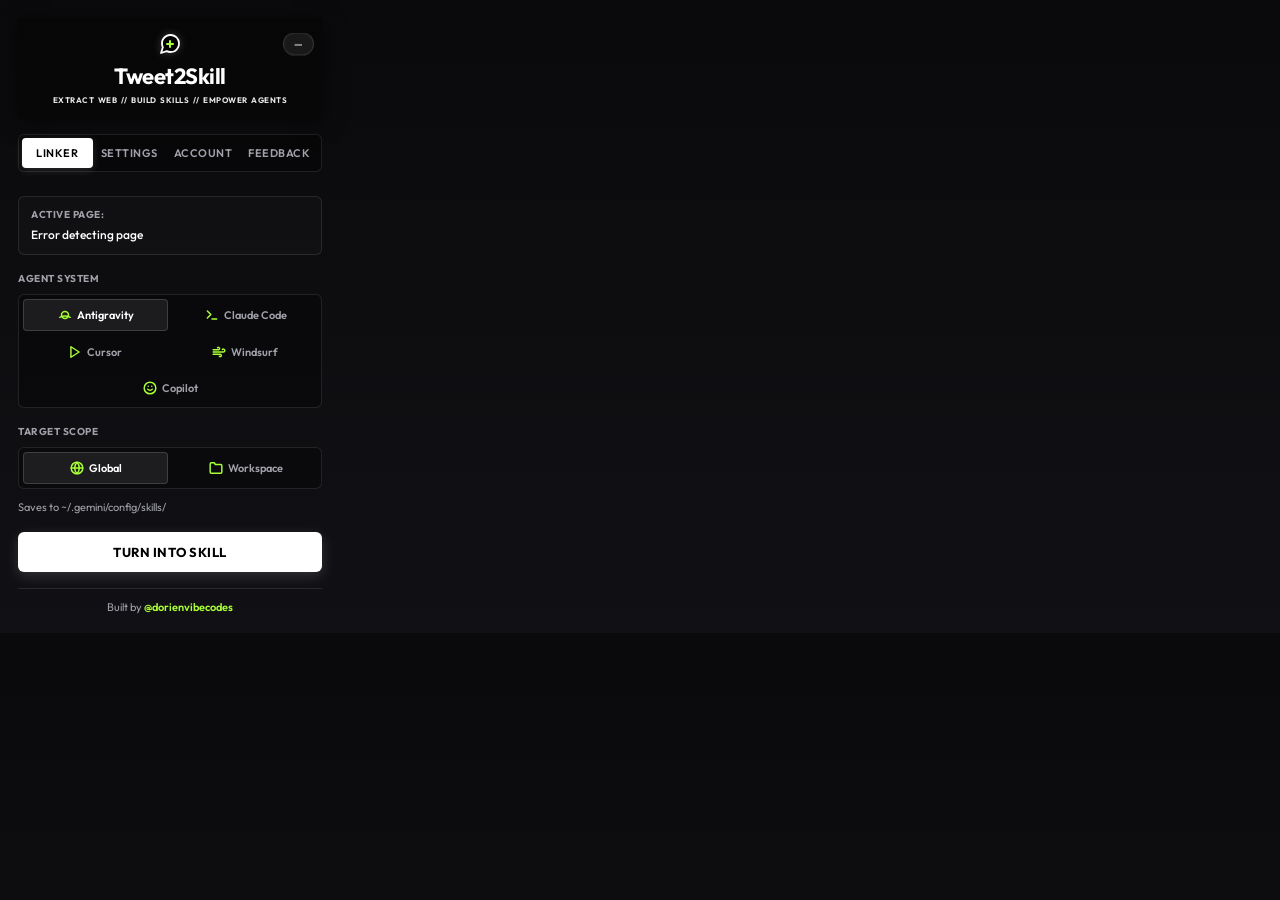
<file: popup.html>
<!DOCTYPE html>
<html>
<head>
  <meta charset="utf-8">
  <link rel="stylesheet" href="popup.css?v=1.1.4">
</head>
<body>
  <div class="app-container">
    <!-- Header -->
    <header class="app-header">
      <div class="logo-box">
        <div class="logo-top-row">
          <div class="logo-icon-container">
            <svg class="brand-logo-svg" width="28" height="28" viewBox="-2 -2 28 28" stroke-linecap="round" stroke-linejoin="round">
              <path d="M21 11.5a8.38 8.38 0 0 1-.9 3.8 8.5 8.5 0 0 1-7.6 4.7 8.38 8.38 0 0 1-3.8-.9L3 21l1.9-5.7a8.38 8.38 0 0 1-.9-3.8 8.5 8.5 0 0 1 4.7-7.6 8.38 8.38 0 0 1 3.8-.9h.5a8.48 8.48 0 0 1 8 8v.5z" fill="#000000" stroke="#ffffff" stroke-width="1.8"></path>
              <line x1="12" y1="9" x2="12" y2="15" stroke="var(--accent)" stroke-width="2"></line>
              <line x1="9" y1="12" x2="15" y2="12" stroke="var(--accent)" stroke-width="2"></line>
            </svg>
          </div>
          <div id="usage-badge" class="usage-badge" title="Daily usage">
            <span class="usage-badge-text">—</span>
          </div>
        </div>
        <h1 class="brand-title">Tweet2Skill</h1>
        <div class="brand-tagline">EXTRACT WEB // BUILD SKILLS // EMPOWER AGENTS</div>
      </div>
      <nav class="tab-nav">
        <button id="tab-generator" class="tab-btn active">Linker</button>
        <button id="tab-settings" class="tab-btn">Settings</button>
        <button id="tab-account" class="tab-btn">Account</button>
        <button id="tab-feedback" class="tab-btn">Feedback</button>
      </nav>
    </header>

    <!-- Content Sections -->
    <main class="app-content">
      <!-- Linker / Generator Section -->
      <section id="sect-generator" class="content-section active">
        <div class="url-badge">
          <span class="badge-label">Active Page:</span>
          <span id="active-url" class="badge-value">Detecting...</span>
        </div>

        <div class="control-group">
          <label for="system-selector">Agent System</label>
          <div class="toggle-group toggle-group-wrap">
            <button id="system-antigravity" class="toggle-btn active" data-system="antigravity">
              <svg class="toggle-icon" viewBox="0 0 24 24" fill="none" stroke="currentColor" stroke-width="2.5" stroke-linecap="round" stroke-linejoin="round">
                <circle cx="12" cy="12" r="6"></circle>
                <path d="M3 16c6-3 12-3 18 0"></path>
              </svg>
              <span>Antigravity</span>
            </button>
            <button id="system-claude" class="toggle-btn" data-system="claude">
              <svg class="toggle-icon" viewBox="0 0 24 24" fill="none" stroke="currentColor" stroke-width="2.5" stroke-linecap="round" stroke-linejoin="round">
                <polyline points="4 17 10 11 4 5"></polyline>
                <line x1="12" y1="19" x2="20" y2="19"></line>
              </svg>
              <span>Claude Code</span>
            </button>
            <button id="system-cursor" class="toggle-btn" data-system="cursor">
              <svg class="toggle-icon" viewBox="0 0 24 24" fill="none" stroke="currentColor" stroke-width="2.5" stroke-linecap="round" stroke-linejoin="round">
                <path d="M5 3l14 9-14 9V3z"></path>
              </svg>
              <span>Cursor</span>
              <svg class="pro-lock-icon" viewBox="0 0 16 16" fill="currentColor"><path d="M8 1a4 4 0 0 0-4 4v2H3a1 1 0 0 0-1 1v6a1 1 0 0 0 1 1h10a1 1 0 0 0 1-1V8a1 1 0 0 0-1-1h-1V5a4 4 0 0 0-4-4zm2.5 6H5.5V5a2.5 2.5 0 0 1 5 0v2z"/></svg>
            </button>
            <button id="system-windsurf" class="toggle-btn" data-system="windsurf">
              <svg class="toggle-icon" viewBox="0 0 24 24" fill="none" stroke="currentColor" stroke-width="2.5" stroke-linecap="round" stroke-linejoin="round">
                <path d="M9.59 4.59A2 2 0 1 1 11 8H2m10.59 11.41A2 2 0 1 0 14 16H2m15.73-8.27A2.5 2.5 0 1 1 19.5 12H2"></path>
              </svg>
              <span>Windsurf</span>
              <svg class="pro-lock-icon" viewBox="0 0 16 16" fill="currentColor"><path d="M8 1a4 4 0 0 0-4 4v2H3a1 1 0 0 0-1 1v6a1 1 0 0 0 1 1h10a1 1 0 0 0 1-1V8a1 1 0 0 0-1-1h-1V5a4 4 0 0 0-4-4zm2.5 6H5.5V5a2.5 2.5 0 0 1 5 0v2z"/></svg>
            </button>
            <button id="system-copilot" class="toggle-btn" data-system="copilot">
              <svg class="toggle-icon" viewBox="0 0 24 24" fill="none" stroke="currentColor" stroke-width="2.5" stroke-linecap="round" stroke-linejoin="round">
                <circle cx="12" cy="12" r="10"></circle>
                <path d="M8 14s1.5 2 4 2 4-2 4-2"></path>
                <line x1="9" y1="9" x2="9.01" y2="9"></line>
                <line x1="15" y1="9" x2="15.01" y2="9"></line>
              </svg>
              <span>Copilot</span>
              <svg class="pro-lock-icon" viewBox="0 0 16 16" fill="currentColor"><path d="M8 1a4 4 0 0 0-4 4v2H3a1 1 0 0 0-1 1v6a1 1 0 0 0 1 1h10a1 1 0 0 0 1-1V8a1 1 0 0 0-1-1h-1V5a4 4 0 0 0-4-4zm2.5 6H5.5V5a2.5 2.5 0 0 1 5 0v2z"/></svg>
            </button>
          </div>
        </div>

        <div class="control-group hidden" id="format-selector-group">
          <label>Output Format</label>
          <div class="toggle-group">
            <button id="format-rule" class="toggle-btn active" data-format="rule">
              <svg class="toggle-icon" viewBox="0 0 24 24" fill="none" stroke="currentColor" stroke-width="2.5" stroke-linecap="round" stroke-linejoin="round">
                <rect x="3" y="3" width="18" height="18" rx="2" ry="2"></rect>
                <line x1="9" y1="9" x2="15" y2="9"></line>
                <line x1="9" y1="13" x2="15" y2="13"></line>
                <line x1="9" y1="17" x2="13" y2="17"></line>
              </svg>
              <span>Rule (.md)</span>
            </button>
            <button id="format-skill" class="toggle-btn" data-format="skill">
              <svg class="toggle-icon" viewBox="0 0 24 24" fill="none" stroke="currentColor" stroke-width="2.5" stroke-linecap="round" stroke-linejoin="round">
                <path d="M22 19a2 2 0 0 1-2 2H4a2 2 0 0 1-2-2V5a2 2 0 0 1 2-2h5l2 3h9a2 2 0 0 1 2 2z"></path>
              </svg>
              <span>Skill (Folder)</span>
            </button>
          </div>
        </div>

        <div class="control-group">
          <label for="scope-selector">Target Scope</label>
          <div class="toggle-group">
            <button id="scope-global" class="toggle-btn active" data-scope="global">
              <svg class="toggle-icon" viewBox="0 0 24 24" fill="none" stroke="currentColor" stroke-width="2.5" stroke-linecap="round" stroke-linejoin="round">
                <circle cx="12" cy="12" r="10"></circle>
                <line x1="2" y1="12" x2="22" y2="12"></line>
                <path d="M12 2a15.3 15.3 0 0 1 4 10 15.3 15.3 0 0 1-4 10 15.3 15.3 0 0 1-4-10 15.3 15.3 0 0 1 4-10z"></path>
              </svg>
              <span>Global</span>
            </button>
            <button id="scope-workspace" class="toggle-btn" data-scope="workspace">
              <svg class="toggle-icon" viewBox="0 0 24 24" fill="none" stroke="currentColor" stroke-width="2.5" stroke-linecap="round" stroke-linejoin="round">
                <path d="M22 19a2 2 0 0 1-2 2H4a2 2 0 0 1-2-2V5a2 2 0 0 1 2-2h5l2 3h9a2 2 0 0 1 2 2z"></path>
              </svg>
              <span>Workspace</span>
            </button>
          </div>
          <p class="help-text" id="scope-help">Saves to ~/.gemini/config/skills/</p>
        </div>
        <div id="pro-options" class="pro-options-container hidden">
          <div class="pro-option-item">
            <div class="pro-option-label">
              <span class="pro-option-title">Deep Thread Capture</span>
              <span class="pro-option-desc">Auto-scroll to capture full threads</span>
            </div>
            <label class="switch">
              <input type="checkbox" id="toggle-deep-capture">
              <span class="slider round"></span>
            </label>
          </div>
        </div>

        <button id="btn-generate" class="primary-btn">
          <span class="btn-text">Turn into Skill</span>
          <div class="btn-loader hidden">
            <span class="spinner"></span>
          </div>
        </button>

        <!-- Upgrade Banner (hidden by default) -->
        <div id="upgrade-banner" class="upgrade-banner hidden">
          <div class="upgrade-banner-content">
            <div class="upgrade-banner-icon">
              <svg width="20" height="20" viewBox="0 0 24 24" fill="none" stroke="currentColor" stroke-width="2.5" stroke-linecap="round" stroke-linejoin="round">
                <path d="M10.29 3.86L1.82 18a2 2 0 0 0 1.71 3h16.94a2 2 0 0 0 1.71-3L13.71 3.86a2 2 0 0 0-3.42 0z"></path>
                <line x1="12" y1="9" x2="12" y2="13"></line>
                <line x1="12" y1="17" x2="12.01" y2="17"></line>
              </svg>
            </div>
            <div class="upgrade-banner-text">
              <strong>Daily limit reached!</strong>
              <span>Upgrade to Pro or use your own API key</span>
            </div>
          </div>
          <div class="upgrade-banner-actions">
            <button id="btn-upgrade-banner" class="upgrade-btn-gold">Get Credits — $9.99</button>
            <button id="btn-byok-banner" class="upgrade-btn-secondary">Use Own Key</button>
          </div>
        </div>

        <div id="status-container" class="status-box hidden">
          <div class="status-icon"></div>
          <div class="status-message"></div>
        </div>
      </section>

      <!-- Settings Section -->
      <section id="sect-settings" class="content-section">
        <div class="control-group">
          <label for="connection-selector">Connection Mode</label>
          <div class="toggle-group">
            <button id="conn-local" class="toggle-btn" data-conn="local">
              <svg class="toggle-icon" viewBox="0 0 24 24" fill="none" stroke="currentColor" stroke-width="2.5" stroke-linecap="round" stroke-linejoin="round">
                <rect x="2" y="2" width="20" height="8" rx="2" ry="2"></rect>
                <rect x="2" y="14" width="20" height="8" rx="2" ry="2"></rect>
                <line x1="6" y1="6" x2="6.01" y2="6"></line>
                <line x1="6" y1="18" x2="6.01" y2="18"></line>
              </svg>
              <span>Local Host</span>
            </button>
            <button id="conn-cloud" class="toggle-btn active" data-conn="cloud">
              <svg class="toggle-icon" viewBox="0 0 24 24" fill="none" stroke="currentColor" stroke-width="2.5" stroke-linecap="round" stroke-linejoin="round">
                <path d="M18 10h-1.26A8 8 0 1 0 9 20h9a5 5 0 0 0 0-10z"></path>
              </svg>
              <span>Cloud Vercel</span>
            </button>
          </div>
        </div>

        <div class="control-group" id="group-cloud-url">
          <label for="cloud-url-input">Vercel Endpoint URL</label>
          <input type="text" id="cloud-url-input" placeholder="https://your-project.vercel.app">
          <p class="help-text">URL of your Vercel deployment (includes /api/generate)</p>
        </div>

        <div class="control-group" id="group-workspace-path">
          <label for="workspace-input">Local Workspace Path</label>
          <input type="text" id="workspace-input" placeholder="/Users/username/my-project">
          <p class="help-text">Absolute path to save workspace-scoped skills (under .agents/skills/)</p>
        </div>

        <!-- Collapsible BYOK Section -->
        <div class="collapsible-section">
          <button class="collapsible" id="byok-toggle">
            <span>Advanced: Bring Your Own Key</span>
            <svg class="collapsible-chevron" width="14" height="14" viewBox="0 0 24 24" fill="none" stroke="currentColor" stroke-width="2.5" stroke-linecap="round" stroke-linejoin="round">
              <polyline points="6 9 12 15 18 9"></polyline>
            </svg>
          </button>
          <div class="collapsible-content" id="byok-content">
            <div class="control-group" id="group-api-key">
              <label for="api-key-input">Gemini API Key</label>
              <div class="input-wrapper">
                <input type="password" id="api-key-input" placeholder="AIzaSy..." autocomplete="off">
                <button id="btn-toggle-key" class="icon-btn" title="Toggle Visibility">
                  <svg class="eye-icon open-eye" viewBox="0 0 24 24" fill="none" stroke="currentColor" stroke-width="2.5" stroke-linecap="round" stroke-linejoin="round">
                    <path d="M1 12s4-8 11-8 11 8 11 8-4 8-11 8-11-8-11-8z"></path>
                    <circle cx="12" cy="12" r="3"></circle>
                  </svg>
                </button>
              </div>
              <p class="help-text">Your key is stored locally in Chrome. Use this to bypass daily limits as a BYOK user.</p>
            </div>

            <div class="control-group" id="group-client-id" style="margin-top: 15px;">
              <label for="client-id-input">Google OAuth Client ID</label>
              <input type="text" id="client-id-input" placeholder="123456-abcdef.apps.googleusercontent.com" autocomplete="off" style="width: 100%; box-sizing: border-box;">
              <p class="help-text">Set your custom Google OAuth Client ID. Ensure your Chrome extension ID (<code>kdijbnmfljoifedndcagaamahhmnbphj</code>) is registered as an authorized redirect URI in Google Developer Console.</p>
            </div>
          </div>
        </div>

        <button id="btn-save-settings" class="secondary-btn">Save Settings</button>
      </section>

      <!-- Account Section -->
      <section id="sect-account" class="content-section">
        <!-- Logged-out state -->
        <div id="account-logged-out" class="account-section">
          <div class="account-hero">
            <svg width="40" height="40" viewBox="0 0 24 24" fill="none" stroke="currentColor" stroke-width="1.5" stroke-linecap="round" stroke-linejoin="round" style="color: var(--text-muted);">
              <path d="M20 21v-2a4 4 0 0 0-4-4H8a4 4 0 0 0-4 4v2"></path>
              <circle cx="12" cy="7" r="4"></circle>
            </svg>
            <p class="account-hero-text">Sign in to track usage, upgrade to Pro, and unlock premium agent systems.</p>
          </div>
          <button id="btn-google-signin" class="google-sign-in-btn">
            <svg class="google-g-icon" width="18" height="18" viewBox="0 0 48 48">
              <path fill="#EA4335" d="M24 9.5c3.54 0 6.71 1.22 9.21 3.6l6.85-6.85C35.9 2.38 30.47 0 24 0 14.62 0 6.51 5.38 2.56 13.22l7.98 6.19C12.43 13.72 17.74 9.5 24 9.5z"/>
              <path fill="#4285F4" d="M46.98 24.55c0-1.57-.15-3.09-.38-4.55H24v9.02h12.94c-.58 2.96-2.26 5.48-4.78 7.18l7.73 6c4.51-4.18 7.09-10.36 7.09-17.65z"/>
              <path fill="#FBBC05" d="M10.53 28.59c-.48-1.45-.76-2.99-.76-4.59s.27-3.14.76-4.59l-7.98-6.19C.92 16.46 0 20.12 0 24c0 3.88.92 7.54 2.56 10.78l7.97-6.19z"/>
              <path fill="#34A853" d="M24 48c6.48 0 11.93-2.13 15.89-5.81l-7.73-6c-2.15 1.45-4.92 2.3-8.16 2.3-6.26 0-11.57-4.22-13.47-9.91l-7.98 6.19C6.51 42.62 14.62 48 24 48z"/>
            </svg>
            <span>Sign in with Google</span>
          </button>
        </div>

        <!-- Logged-in state -->
        <div id="account-logged-in" class="account-section hidden">
          <div class="account-profile">
            <div class="account-avatar" id="account-avatar">
              <svg width="24" height="24" viewBox="0 0 24 24" fill="none" stroke="currentColor" stroke-width="2" stroke-linecap="round" stroke-linejoin="round">
                <path d="M20 21v-2a4 4 0 0 0-4-4H8a4 4 0 0 0-4 4v2"></path>
                <circle cx="12" cy="7" r="4"></circle>
              </svg>
            </div>
            <div class="account-info">
              <span class="account-email" id="account-email">user@example.com</span>
              <span class="tier-badge" id="tier-badge">FREE</span>
            </div>
          </div>

          <div class="usage-stats">
            <div class="usage-stat-item" id="usage-daily-row">
              <div class="usage-stat-header">
                <span class="usage-stat-label" id="usage-daily-label">Daily Usage</span>
                <span class="usage-stat-value" id="usage-daily-text">0 / 10</span>
              </div>
              <div class="progress-bar">
                <div class="progress-bar-fill" id="usage-daily-bar" style="width: 0%"></div>
              </div>
            </div>
            <div class="usage-stat-item" id="usage-monthly-row">
              <div class="usage-stat-header">
                <span class="usage-stat-label" id="usage-monthly-label">Monthly Usage</span>
                <span class="usage-stat-value" id="usage-monthly-text">0 / 100</span>
              </div>
              <div class="progress-bar">
                <div class="progress-bar-fill progress-bar-fill-monthly" id="usage-monthly-bar" style="width: 0%"></div>
              </div>
            </div>
          </div>

          <button id="btn-upgrade-pro" class="upgrade-pro-btn">
            <svg width="16" height="16" viewBox="0 0 24 24" fill="none" stroke="currentColor" stroke-width="2.5" stroke-linecap="round" stroke-linejoin="round">
              <polygon points="12 2 15.09 8.26 22 9.27 17 14.14 18.18 21.02 12 17.77 5.82 21.02 7 14.14 2 9.27 8.91 8.26 12 2"></polygon>
            </svg>
            <span>Buy 2,500 Credits — $9.99</span>
          </button>

          <button id="btn-logout" class="secondary-btn logout-btn">Log Out</button>
        </div>
      </section>

      <!-- Feedback Section -->
      <section id="sect-feedback" class="content-section">
        <div class="control-group">
          <label>Category</label>
          <div class="toggle-group" id="feedback-category-group">
            <button id="fb-bug" class="toggle-btn active" data-category="bug">
              <svg class="toggle-icon" viewBox="-2 -2 28 28" fill="none" stroke-linecap="round" stroke-linejoin="round">
                <!-- Bug main body with white outline and black fill -->
                <rect x="8" y="6" width="8" height="14" rx="4" fill="#000000" stroke="#ffffff" stroke-width="1.8" />
                <!-- Bug head with white outline and black fill -->
                <path d="M18 8A4 4 0 0 0 6 8" fill="#000000" stroke="#ffffff" stroke-width="1.8" />
                <!-- Neon green legs -->
                <path d="M4 12h16" stroke="#a8ff35" stroke-width="2" />
                <path d="M4 16h16" stroke="#a8ff35" stroke-width="2" />
                <path d="M8 10h8" stroke="#a8ff35" stroke-width="2" />
              </svg>
              <span>Bug Report</span>
            </button>
            <button id="fb-suggestion" class="toggle-btn" data-category="suggestion">
              <svg class="toggle-icon" viewBox="-2 -2 28 28" fill="none" stroke-linecap="round" stroke-linejoin="round">
                <!-- Bulb glass with white outline and black fill -->
                <path d="M15 14c.2-1 .7-1.7 1.5-2.5 1-.9 1.5-2.2 1.5-3.5A6 6 0 0 0 6 8c0 1 .6 2.2 1.5 3.5.7.7 1.3 1.5 1.5 2.5" fill="#000000" stroke="#ffffff" stroke-width="1.8" />
                <!-- Neon green bulb filament / base matching brand style -->
                <path d="M9 18h6" stroke="#a8ff35" stroke-width="2" />
                <path d="M10 22h4" stroke="#a8ff35" stroke-width="2" />
              </svg>
              <span>Suggestion</span>
            </button>
          </div>
        </div>

        <div class="control-group">
          <label for="feedback-message">Details</label>
          <textarea id="feedback-message" placeholder="Describe the bug or suggest an improvement..." rows="5" class="feedback-textarea"></textarea>
        </div>

        <div class="control-group">
          <label for="feedback-email">Email (Optional)</label>
          <input type="text" id="feedback-email" placeholder="you@example.com" class="feedback-input">
        </div>

        <button id="btn-submit-feedback" class="primary-btn">
          <span class="btn-text">Submit Feedback</span>
          <div class="btn-loader hidden">
            <span class="spinner"></span>
          </div>
        </button>

        <div id="feedback-status-container" class="status-box hidden">
          <div class="status-icon"></div>
          <div class="status-message"></div>
        </div>
      </section>
    </main>
    <footer class="app-footer">
      <span>Built by <a href="https://x.com/dorienvibecodes" target="_blank" id="lnk-x-profile">@dorienvibecodes</a></span>
    </footer>
  </div>
  <script src="auth.js?v=1.1.5"></script>
  <script src="popup.js?v=1.1.6"></script>
</body>
</html>
</file>
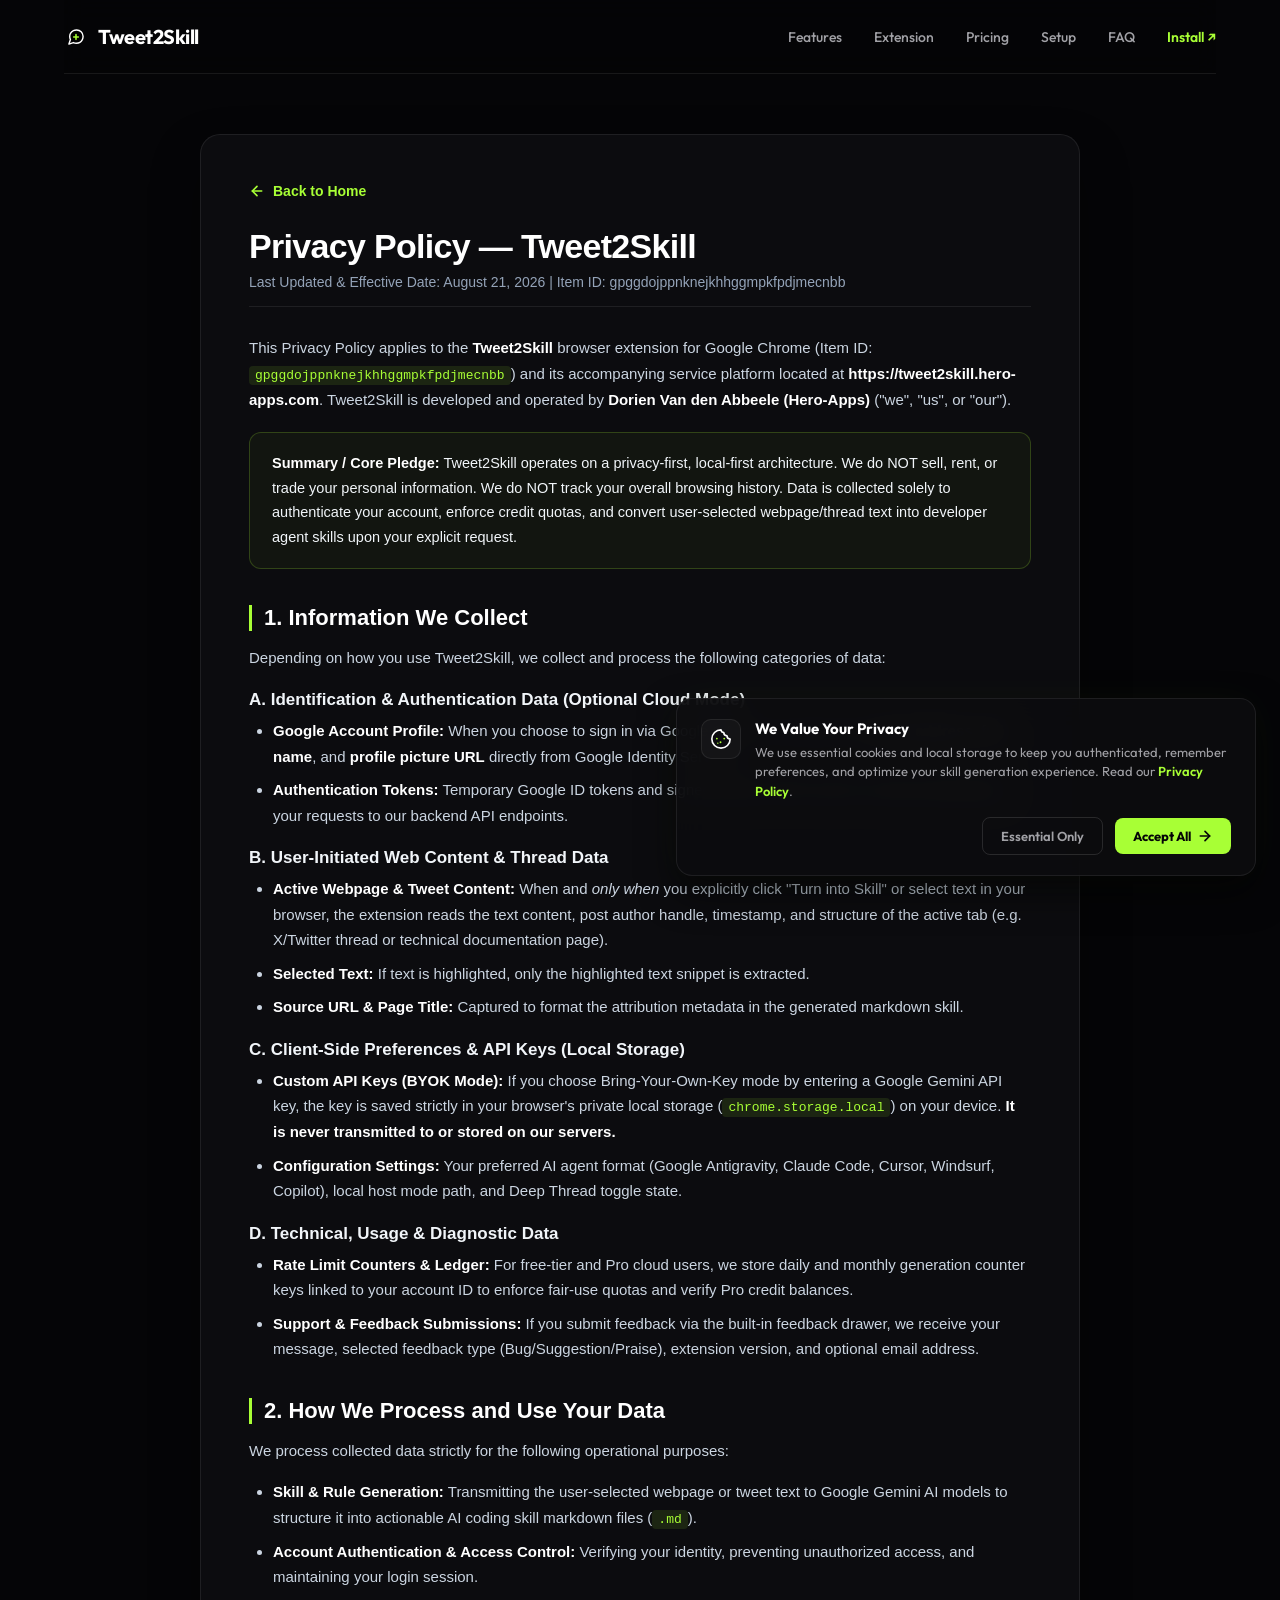
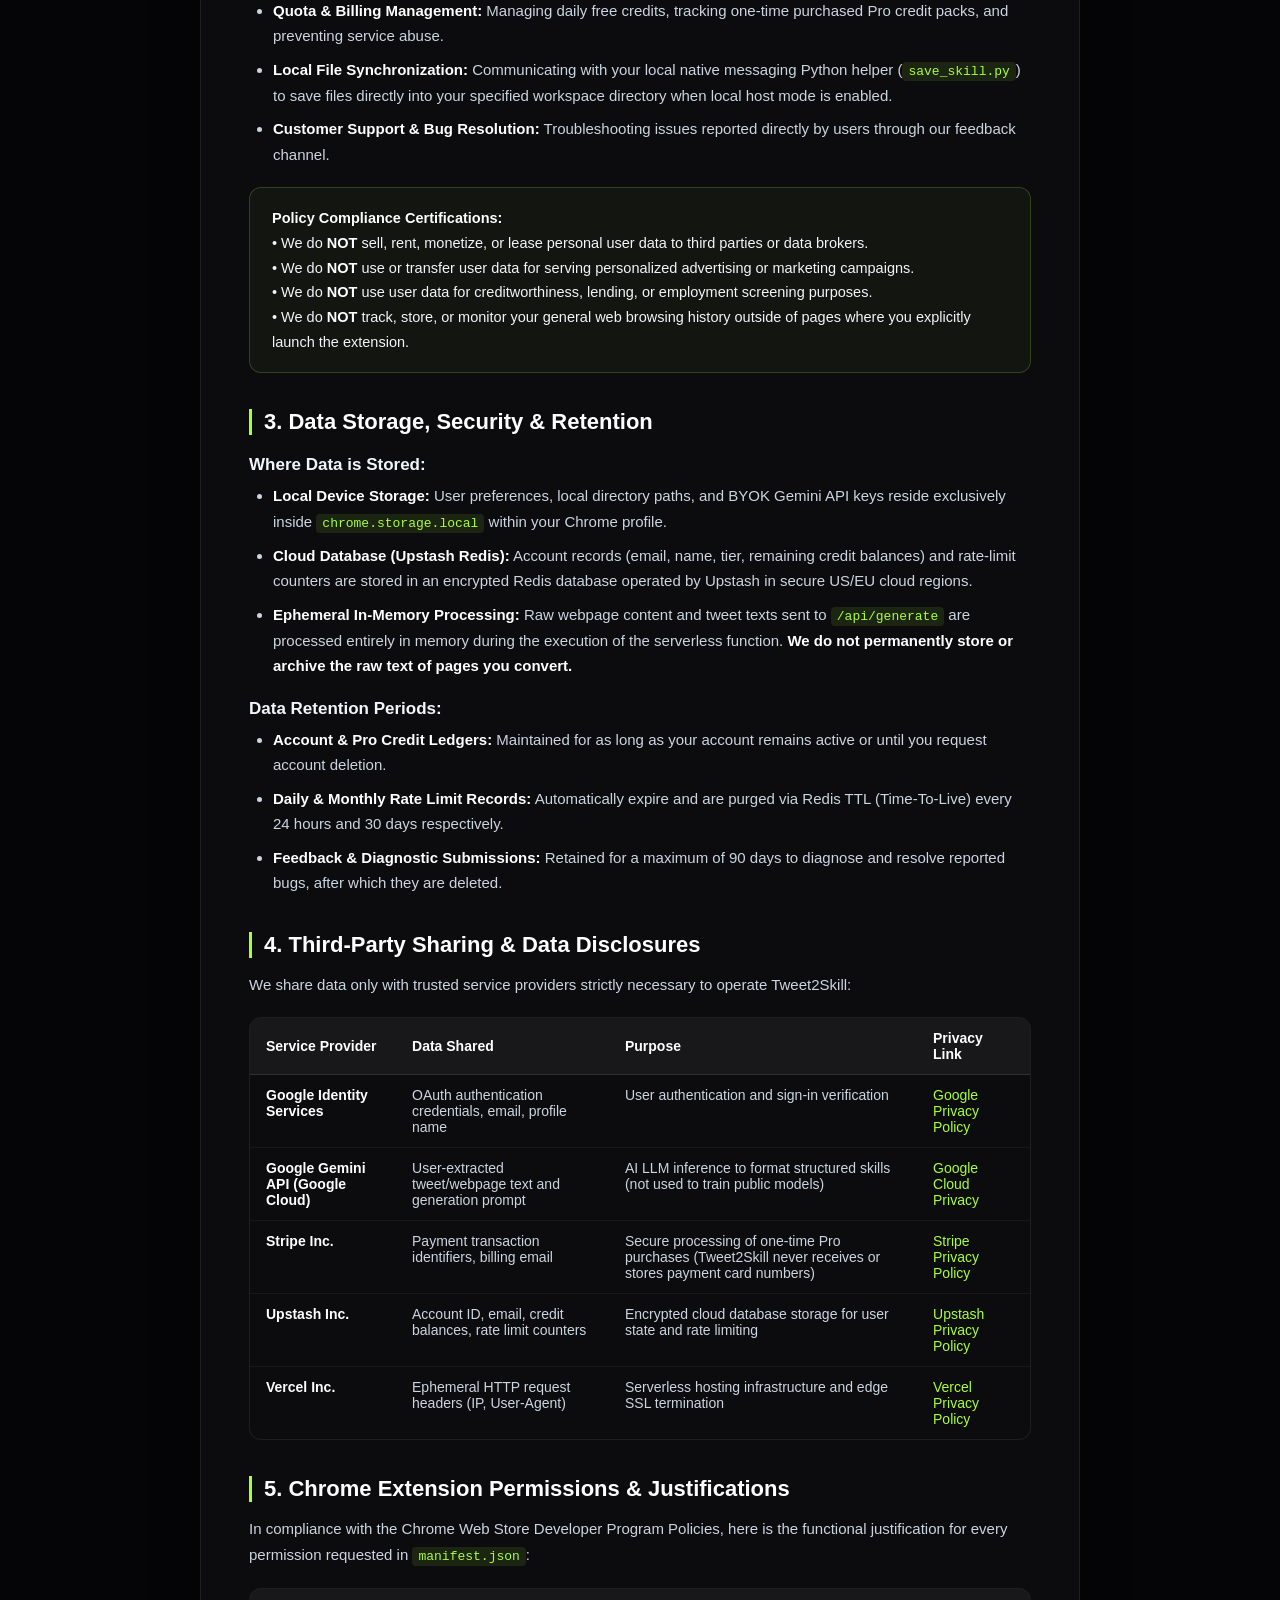
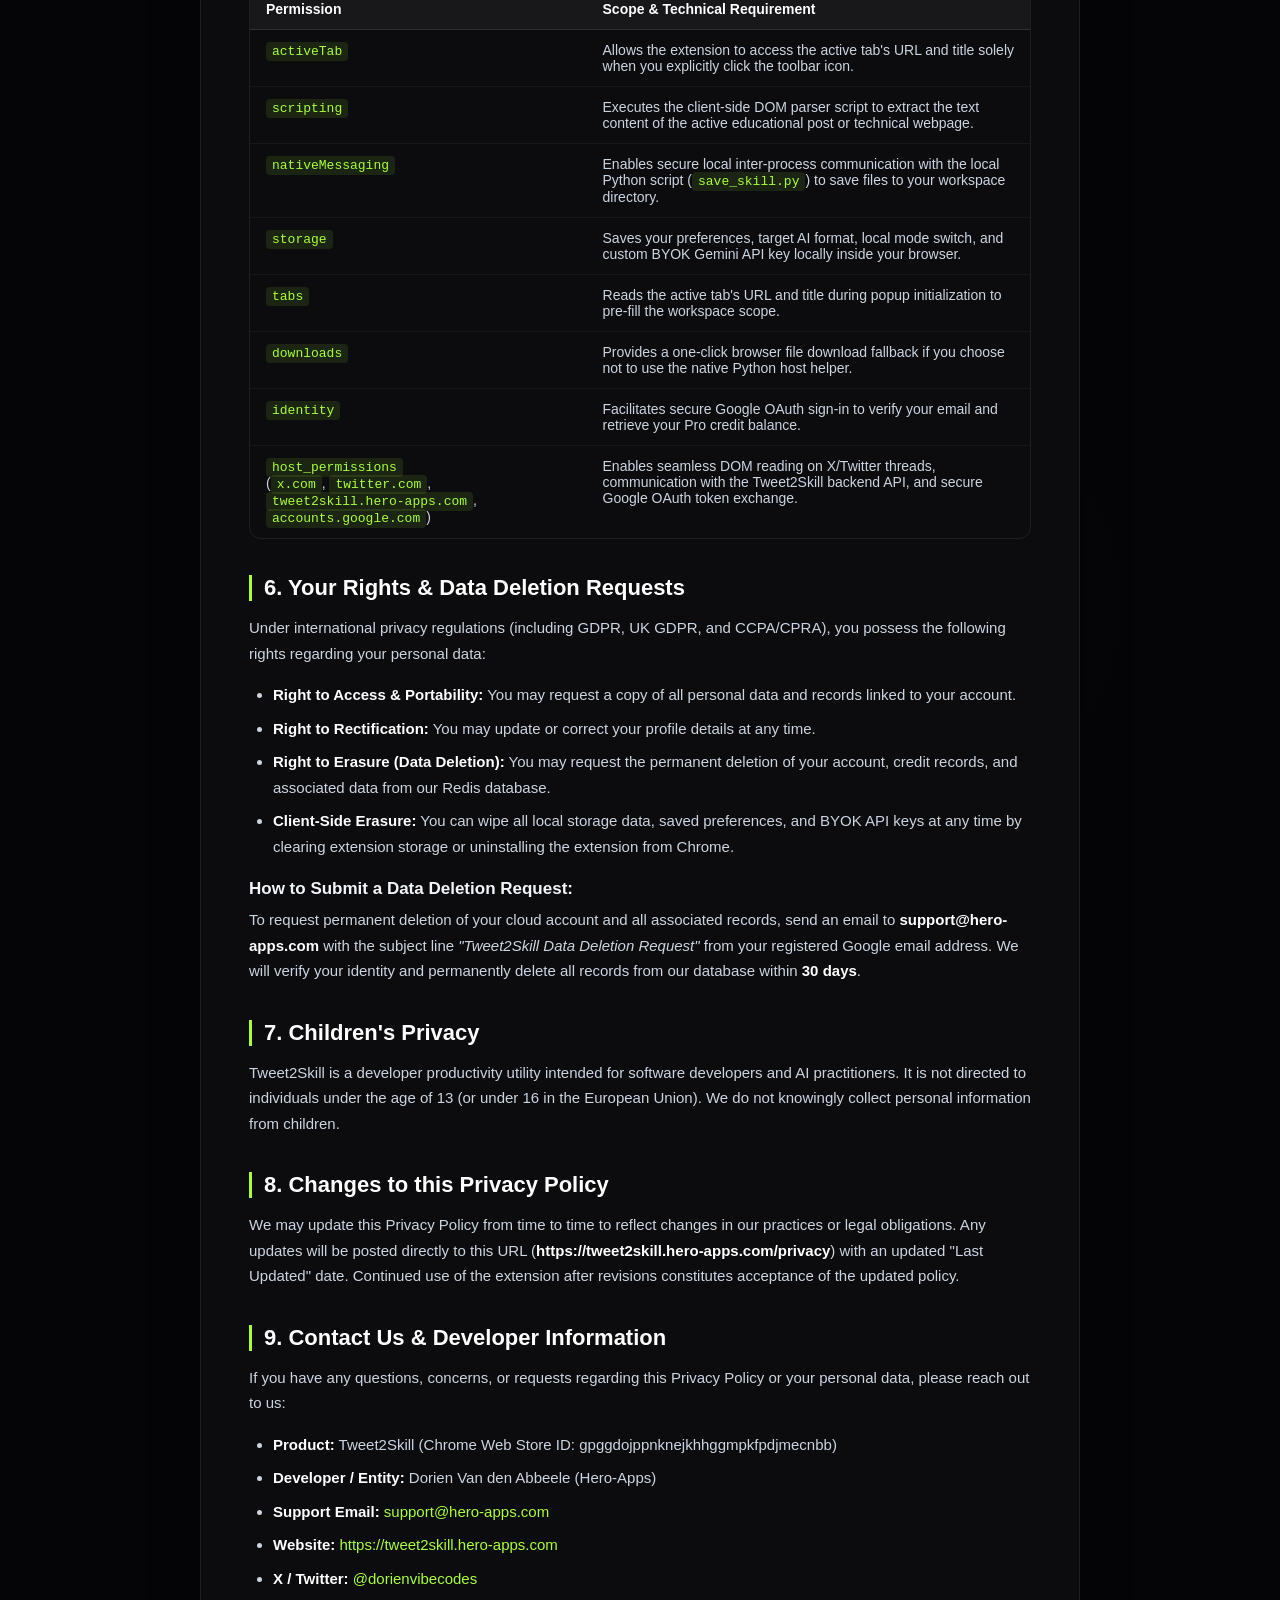
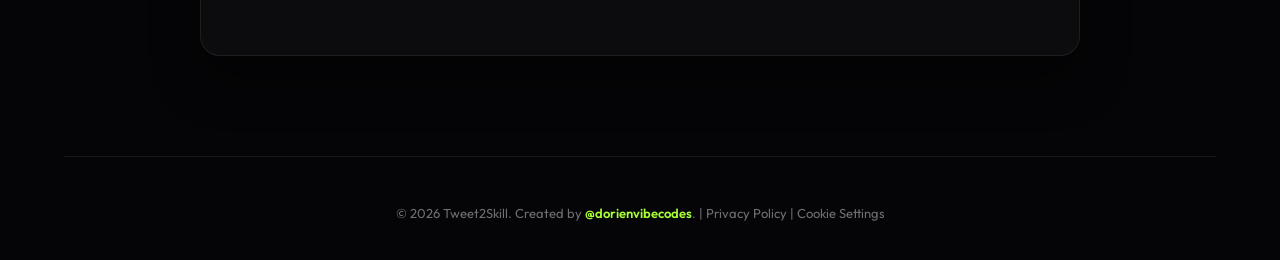
<file: landing-page/privacy.html>
<!DOCTYPE html>
<html lang="en">
<head>
  <!-- Google Analytics 4 (GA4) -->
  <script async src="https://www.googletagmanager.com/gtag/js?id=G-GWNW5XH3C4"></script>
  <script>
    window.dataLayer = window.dataLayer || [];
    function gtag(){dataLayer.push(arguments);}
    gtag('js', new Date());

    gtag('config', 'G-GWNW5XH3C4');
  </script>

  <meta charset="utf-8">
  <meta name="viewport" content="width=device-width, initial-scale=1.0">
  <title>Privacy Policy - Tweet2Skill Chrome Extension</title>
  <meta name="description" content="Comprehensive Privacy Policy for the Tweet2Skill Chrome Extension and service detailing data collection, processing, storage, third-party sharing, and user rights.">
  <link rel="stylesheet" href="index.css?v=1.1.9">
  <link rel="icon" type="image/png" href="favicon.png">
  <link rel="icon" type="image/svg+xml" href="favicon.svg">
  <style>
    .privacy-container {
      max-width: 880px;
      margin: 60px auto 100px;
      padding: 48px;
      background: var(--panel-bg, #0c0c0f);
      border: 1px solid var(--border-color, rgba(255, 255, 255, 0.08));
      border-radius: 20px;
      box-shadow: 0 24px 48px rgba(0,0,0,0.4);
      backdrop-filter: blur(16px);
      -webkit-backdrop-filter: blur(16px);
      color: #e2e8f0;
      font-family: -apple-system, BlinkMacSystemFont, "Segoe UI", Roboto, Helvetica, Arial, sans-serif;
    }
    .privacy-container h1 {
      font-size: 34px;
      font-weight: 700;
      color: #ffffff;
      margin-bottom: 8px;
      letter-spacing: -0.02em;
    }
    .last-updated {
      font-size: 14px;
      color: #94a3b8;
      margin-bottom: 28px;
      padding-bottom: 16px;
      border-bottom: 1px solid rgba(255, 255, 255, 0.08);
    }
    .privacy-container h2 {
      font-size: 22px;
      font-weight: 600;
      color: #ffffff;
      margin-top: 36px;
      margin-bottom: 14px;
      display: flex;
      align-items: center;
      gap: 10px;
      border-left: 3px solid #a8ff35;
      padding-left: 12px;
    }
    .privacy-container h3 {
      font-size: 17px;
      font-weight: 600;
      color: #f1f5f9;
      margin-top: 20px;
      margin-bottom: 8px;
    }
    .privacy-container p, .privacy-container ul, .privacy-container ol {
      color: #cbd5e1;
      font-size: 15px;
      line-height: 1.7;
      margin-bottom: 16px;
    }
    .privacy-container ul, .privacy-container ol {
      padding-left: 24px;
    }
    .privacy-container li {
      margin-bottom: 8px;
    }
    .privacy-table-wrapper {
      overflow-x: auto;
      margin: 20px 0;
      border-radius: 12px;
      border: 1px solid rgba(255, 255, 255, 0.08);
    }
    .privacy-table {
      width: 100%;
      border-collapse: collapse;
      text-align: left;
      font-size: 14px;
    }
    .privacy-table th {
      background: rgba(255, 255, 255, 0.05);
      color: #ffffff;
      font-weight: 600;
      padding: 12px 16px;
      border-bottom: 1px solid rgba(255, 255, 255, 0.1);
    }
    .privacy-table td {
      padding: 12px 16px;
      border-bottom: 1px solid rgba(255, 255, 255, 0.05);
      color: #cbd5e1;
      vertical-align: top;
    }
    .privacy-table tr:last-child td {
      border-bottom: none;
    }
    .badge-code {
      background: rgba(168, 255, 53, 0.1);
      color: #a8ff35;
      padding: 2px 6px;
      border-radius: 4px;
      font-family: monospace;
      font-size: 13px;
    }
    .highlight-card {
      background: rgba(168, 255, 53, 0.04);
      border: 1px solid rgba(168, 255, 53, 0.2);
      border-radius: 12px;
      padding: 18px 22px;
      margin: 20px 0;
    }
    .highlight-card p {
      margin-bottom: 0;
      color: #f1f5f9;
      font-size: 14.5px;
    }
    .back-home {
      display: inline-flex;
      align-items: center;
      gap: 8px;
      color: #a8ff35;
      text-decoration: none;
      font-size: 14px;
      font-weight: 600;
      margin-bottom: 28px;
      transition: opacity 0.2s;
    }
    .back-home:hover {
      opacity: 0.8;
    }
    strong {
      color: #ffffff;
    }
    a {
      color: #a8ff35;
      text-decoration: none;
    }
    a:hover {
      text-decoration: underline;
    }
  </style>
</head>
<body>
  <div class="site-container">
    <!-- Navigation -->
    <nav class="site-nav">
      <div class="logo-box" onclick="window.location.href='/'" style="cursor: pointer;">
        <div class="logo-icon-container">
          <img class="brand-logo-svg" src="icons/icon.svg" width="22" height="22" alt="Tweet2Skill logo"/>
        </div>
        <span class="brand-name">Tweet2Skill</span>
      </div>
      <div class="nav-links">
        <a href="/#features">Features</a>
        <a href="/#extension">Extension</a>
        <a href="/#pricing">Pricing</a>
        <a href="/#setup">Setup</a>
        <a href="/#faq">FAQ</a>
        <a href="https://chromewebstore.google.com/detail/tweet2skill/gpggdojppnknejkhhggmpkfpdjmecnbb" target="_blank" style="color: var(--accent); font-weight: 600;">Install ↗</a>
      </div>
    </nav>

    <div class="privacy-container">
      <a href="/" class="back-home">
        <svg width="16" height="16" viewBox="0 0 24 24" fill="none" stroke="currentColor" stroke-width="2.5" stroke-linecap="round" stroke-linejoin="round">
          <line x1="19" y1="12" x2="5" y2="12"></line>
          <polyline points="12 19 5 12 12 5"></polyline>
        </svg>
        Back to Home
      </a>
      
      <h1>Privacy Policy — Tweet2Skill</h1>
      <div class="last-updated">Last Updated & Effective Date: August 21, 2026 | Item ID: gpggdojppnknejkhhggmpkfpdjmecnbb</div>
      
      <p>This Privacy Policy applies to the <strong>Tweet2Skill</strong> browser extension for Google Chrome (Item ID: <span class="badge-code">gpggdojppnknejkhhggmpkfpdjmecnbb</span>) and its accompanying service platform located at <strong>https://tweet2skill.hero-apps.com</strong>. Tweet2Skill is developed and operated by <strong>Dorien Van den Abbeele (Hero-Apps)</strong> ("we", "us", or "our").</p>

      <div class="highlight-card">
        <p><strong>Summary / Core Pledge:</strong> Tweet2Skill operates on a privacy-first, local-first architecture. We do NOT sell, rent, or trade your personal information. We do NOT track your overall browsing history. Data is collected solely to authenticate your account, enforce credit quotas, and convert user-selected webpage/thread text into developer agent skills upon your explicit request.</p>
      </div>

      <h2>1. Information We Collect</h2>
      <p>Depending on how you use Tweet2Skill, we collect and process the following categories of data:</p>

      <h3>A. Identification & Authentication Data (Optional Cloud Mode)</h3>
      <ul>
        <li><strong>Google Account Profile:</strong> When you choose to sign in via Google OAuth, we receive your <strong>email address</strong>, <strong>full name</strong>, and <strong>profile picture URL</strong> directly from Google Identity Services.</li>
        <li><strong>Authentication Tokens:</strong> Temporary Google ID tokens and signed session JWTs used to securely authenticate your requests to our backend API endpoints.</li>
      </ul>

      <h3>B. User-Initiated Web Content & Thread Data</h3>
      <ul>
        <li><strong>Active Webpage & Tweet Content:</strong> When and <em>only when</em> you explicitly click "Turn into Skill" or select text in your browser, the extension reads the text content, post author handle, timestamp, and structure of the active tab (e.g. X/Twitter thread or technical documentation page).</li>
        <li><strong>Selected Text:</strong> If text is highlighted, only the highlighted text snippet is extracted.</li>
        <li><strong>Source URL & Page Title:</strong> Captured to format the attribution metadata in the generated markdown skill.</li>
      </ul>

      <h3>C. Client-Side Preferences & API Keys (Local Storage)</h3>
      <ul>
        <li><strong>Custom API Keys (BYOK Mode):</strong> If you choose Bring-Your-Own-Key mode by entering a Google Gemini API key, the key is saved strictly in your browser's private local storage (<span class="badge-code">chrome.storage.local</span>) on your device. <strong>It is never transmitted to or stored on our servers.</strong></li>
        <li><strong>Configuration Settings:</strong> Your preferred AI agent format (Google Antigravity, Claude Code, Cursor, Windsurf, Copilot), local host mode path, and Deep Thread toggle state.</li>
      </ul>

      <h3>D. Technical, Usage & Diagnostic Data</h3>
      <ul>
        <li><strong>Rate Limit Counters & Ledger:</strong> For free-tier and Pro cloud users, we store daily and monthly generation counter keys linked to your account ID to enforce fair-use quotas and verify Pro credit balances.</li>
        <li><strong>Support & Feedback Submissions:</strong> If you submit feedback via the built-in feedback drawer, we receive your message, selected feedback type (Bug/Suggestion/Praise), extension version, and optional email address.</li>
      </ul>

      <h2>2. How We Process and Use Your Data</h2>
      <p>We process collected data strictly for the following operational purposes:</p>
      <ul>
        <li><strong>Skill & Rule Generation:</strong> Transmitting the user-selected webpage or tweet text to Google Gemini AI models to structure it into actionable AI coding skill markdown files (<span class="badge-code">.md</span>).</li>
        <li><strong>Account Authentication & Access Control:</strong> Verifying your identity, preventing unauthorized access, and maintaining your login session.</li>
        <li><strong>Quota & Billing Management:</strong> Managing daily free credits, tracking one-time purchased Pro credit packs, and preventing service abuse.</li>
        <li><strong>Local File Synchronization:</strong> Communicating with your local native messaging Python helper (<span class="badge-code">save_skill.py</span>) to save files directly into your specified workspace directory when local host mode is enabled.</li>
        <li><strong>Customer Support & Bug Resolution:</strong> Troubleshooting issues reported directly by users through our feedback channel.</li>
      </ul>

      <div class="highlight-card">
        <p><strong>Policy Compliance Certifications:</strong><br>
        • We do <strong>NOT</strong> sell, rent, monetize, or lease personal user data to third parties or data brokers.<br>
        • We do <strong>NOT</strong> use or transfer user data for serving personalized advertising or marketing campaigns.<br>
        • We do <strong>NOT</strong> use user data for creditworthiness, lending, or employment screening purposes.<br>
        • We do <strong>NOT</strong> track, store, or monitor your general web browsing history outside of pages where you explicitly launch the extension.</p>
      </div>

      <h2>3. Data Storage, Security & Retention</h2>

      <h3>Where Data is Stored:</h3>
      <ul>
        <li><strong>Local Device Storage:</strong> User preferences, local directory paths, and BYOK Gemini API keys reside exclusively inside <span class="badge-code">chrome.storage.local</span> within your Chrome profile.</li>
        <li><strong>Cloud Database (Upstash Redis):</strong> Account records (email, name, tier, remaining credit balances) and rate-limit counters are stored in an encrypted Redis database operated by Upstash in secure US/EU cloud regions.</li>
        <li><strong>Ephemeral In-Memory Processing:</strong> Raw webpage content and tweet texts sent to <span class="badge-code">/api/generate</span> are processed entirely in memory during the execution of the serverless function. <strong>We do not permanently store or archive the raw text of pages you convert.</strong></li>
      </ul>

      <h3>Data Retention Periods:</h3>
      <ul>
        <li><strong>Account & Pro Credit Ledgers:</strong> Maintained for as long as your account remains active or until you request account deletion.</li>
        <li><strong>Daily & Monthly Rate Limit Records:</strong> Automatically expire and are purged via Redis TTL (Time-To-Live) every 24 hours and 30 days respectively.</li>
        <li><strong>Feedback & Diagnostic Submissions:</strong> Retained for a maximum of 90 days to diagnose and resolve reported bugs, after which they are deleted.</li>
      </ul>

      <h2>4. Third-Party Sharing & Data Disclosures</h2>
      <p>We share data only with trusted service providers strictly necessary to operate Tweet2Skill:</p>

      <div class="privacy-table-wrapper">
        <table class="privacy-table">
          <thead>
            <tr>
              <th>Service Provider</th>
              <th>Data Shared</th>
              <th>Purpose</th>
              <th>Privacy Link</th>
            </tr>
          </thead>
          <tbody>
            <tr>
              <td><strong>Google Identity Services</strong></td>
              <td>OAuth authentication credentials, email, profile name</td>
              <td>User authentication and sign-in verification</td>
              <td><a href="https://policies.google.com/privacy" target="_blank" rel="noopener">Google Privacy Policy</a></td>
            </tr>
            <tr>
              <td><strong>Google Gemini API (Google Cloud)</strong></td>
              <td>User-extracted tweet/webpage text and generation prompt</td>
              <td>AI LLM inference to format structured skills (not used to train public models)</td>
              <td><a href="https://cloud.google.com/terms/cloud-privacy-notice" target="_blank" rel="noopener">Google Cloud Privacy</a></td>
            </tr>
            <tr>
              <td><strong>Stripe Inc.</strong></td>
              <td>Payment transaction identifiers, billing email</td>
              <td>Secure processing of one-time Pro purchases (Tweet2Skill never receives or stores payment card numbers)</td>
              <td><a href="https://stripe.com/privacy" target="_blank" rel="noopener">Stripe Privacy Policy</a></td>
            </tr>
            <tr>
              <td><strong>Upstash Inc.</strong></td>
              <td>Account ID, email, credit balances, rate limit counters</td>
              <td>Encrypted cloud database storage for user state and rate limiting</td>
              <td><a href="https://upstash.com/trust/privacy.pdf" target="_blank" rel="noopener">Upstash Privacy Policy</a></td>
            </tr>
            <tr>
              <td><strong>Vercel Inc.</strong></td>
              <td>Ephemeral HTTP request headers (IP, User-Agent)</td>
              <td>Serverless hosting infrastructure and edge SSL termination</td>
              <td><a href="https://vercel.com/legal/privacy-policy" target="_blank" rel="noopener">Vercel Privacy Policy</a></td>
            </tr>
          </tbody>
        </table>
      </div>

      <h2>5. Chrome Extension Permissions & Justifications</h2>
      <p>In compliance with the Chrome Web Store Developer Program Policies, here is the functional justification for every permission requested in <span class="badge-code">manifest.json</span>:</p>

      <div class="privacy-table-wrapper">
        <table class="privacy-table">
          <thead>
            <tr>
              <th>Permission</th>
              <th>Scope & Technical Requirement</th>
            </tr>
          </thead>
          <tbody>
            <tr>
              <td><span class="badge-code">activeTab</span></td>
              <td>Allows the extension to access the active tab's URL and title solely when you explicitly click the toolbar icon.</td>
            </tr>
            <tr>
              <td><span class="badge-code">scripting</span></td>
              <td>Executes the client-side DOM parser script to extract the text content of the active educational post or technical webpage.</td>
            </tr>
            <tr>
              <td><span class="badge-code">nativeMessaging</span></td>
              <td>Enables secure local inter-process communication with the local Python script (<span class="badge-code">save_skill.py</span>) to save files to your workspace directory.</td>
            </tr>
            <tr>
              <td><span class="badge-code">storage</span></td>
              <td>Saves your preferences, target AI format, local mode switch, and custom BYOK Gemini API key locally inside your browser.</td>
            </tr>
            <tr>
              <td><span class="badge-code">tabs</span></td>
              <td>Reads the active tab's URL and title during popup initialization to pre-fill the workspace scope.</td>
            </tr>
            <tr>
              <td><span class="badge-code">downloads</span></td>
              <td>Provides a one-click browser file download fallback if you choose not to use the native Python host helper.</td>
            </tr>
            <tr>
              <td><span class="badge-code">identity</span></td>
              <td>Facilitates secure Google OAuth sign-in to verify your email and retrieve your Pro credit balance.</td>
            </tr>
            <tr>
              <td><span class="badge-code">host_permissions</span><br>(<span class="badge-code">x.com</span>, <span class="badge-code">twitter.com</span>, <span class="badge-code">tweet2skill.hero-apps.com</span>, <span class="badge-code">accounts.google.com</span>)</td>
              <td>Enables seamless DOM reading on X/Twitter threads, communication with the Tweet2Skill backend API, and secure Google OAuth token exchange.</td>
            </tr>
          </tbody>
        </table>
      </div>

      <h2>6. Your Rights & Data Deletion Requests</h2>
      <p>Under international privacy regulations (including GDPR, UK GDPR, and CCPA/CPRA), you possess the following rights regarding your personal data:</p>
      <ul>
        <li><strong>Right to Access & Portability:</strong> You may request a copy of all personal data and records linked to your account.</li>
        <li><strong>Right to Rectification:</strong> You may update or correct your profile details at any time.</li>
        <li><strong>Right to Erasure (Data Deletion):</strong> You may request the permanent deletion of your account, credit records, and associated data from our Redis database.</li>
        <li><strong>Client-Side Erasure:</strong> You can wipe all local storage data, saved preferences, and BYOK API keys at any time by clearing extension storage or uninstalling the extension from Chrome.</li>
      </ul>

      <h3>How to Submit a Data Deletion Request:</h3>
      <p>To request permanent deletion of your cloud account and all associated records, send an email to <strong>support@hero-apps.com</strong> with the subject line <em>"Tweet2Skill Data Deletion Request"</em> from your registered Google email address. We will verify your identity and permanently delete all records from our database within <strong>30 days</strong>.</p>

      <h2>7. Children's Privacy</h2>
      <p>Tweet2Skill is a developer productivity utility intended for software developers and AI practitioners. It is not directed to individuals under the age of 13 (or under 16 in the European Union). We do not knowingly collect personal information from children.</p>

      <h2>8. Changes to this Privacy Policy</h2>
      <p>We may update this Privacy Policy from time to time to reflect changes in our practices or legal obligations. Any updates will be posted directly to this URL (<strong>https://tweet2skill.hero-apps.com/privacy</strong>) with an updated "Last Updated" date. Continued use of the extension after revisions constitutes acceptance of the updated policy.</p>

      <h2>9. Contact Us & Developer Information</h2>
      <p>If you have any questions, concerns, or requests regarding this Privacy Policy or your personal data, please reach out to us:</p>
      <ul>
        <li><strong>Product:</strong> Tweet2Skill (Chrome Web Store ID: gpggdojppnknejkhhggmpkfpdjmecnbb)</li>
        <li><strong>Developer / Entity:</strong> Dorien Van den Abbeele (Hero-Apps)</li>
        <li><strong>Support Email:</strong> <a href="mailto:support@hero-apps.com">support@hero-apps.com</a></li>
        <li><strong>Website:</strong> <a href="https://tweet2skill.hero-apps.com" target="_blank">https://tweet2skill.hero-apps.com</a></li>
        <li><strong>X / Twitter:</strong> <a href="https://x.com/dorienvibecodes" target="_blank">@dorienvibecodes</a></li>
      </ul>
    </div>

    <!-- Footer -->
    <footer class="site-footer">
      <p>&copy; 2026 Tweet2Skill. Created by <a href="https://x.com/dorienvibecodes" target="_blank" style="color: var(--accent); text-decoration: none; font-weight: 600;">@dorienvibecodes</a>. | <a href="/privacy" style="color: var(--text-muted); text-decoration: none;">Privacy Policy</a> | <a href="javascript:void(0)" id="btn-manage-cookies" style="color: var(--text-muted); text-decoration: none;">Cookie Settings</a></p>
    </footer>
  </div>

  <!-- Cookie Consent Banner -->
  <div id="cookie-consent-banner" class="cookie-banner hidden" role="dialog" aria-live="polite" aria-label="Cookie Consent Notice">
    <div class="cookie-banner-content">
      <div class="cookie-banner-text-group">
        <div class="cookie-icon-wrapper">
          <svg width="22" height="22" viewBox="0 0 24 24" fill="none" xmlns="http://www.w3.org/2000/svg">
            <path d="M12 2a10 10 0 1010 10 3.5 3.5 0 01-3.5-3.5 3.5 3.5 0 01-3.5-3.5 3.5 3.5 0 01-3-3z" fill="#0c0c0f" stroke="#ffffff" stroke-width="1.8" stroke-linecap="round" stroke-linejoin="round"/>
            <circle cx="7.5" cy="11.5" r="1" fill="#a8ff35"/>
            <circle cx="11.5" cy="15.5" r="1" fill="#a8ff35"/>
            <circle cx="15.5" cy="11.5" r="1" fill="#a8ff35"/>
            <circle cx="8.5" cy="16.5" r="0.8" fill="#a8ff35"/>
          </svg>
        </div>
        <div class="cookie-text">
          <p class="cookie-title">We Value Your Privacy</p>
          <p class="cookie-desc">We use essential cookies and local storage to keep you authenticated, remember preferences, and optimize your skill generation experience. Read our <a href="/privacy" class="cookie-link">Privacy Policy</a>.</p>
        </div>
      </div>
      <div class="cookie-banner-actions">
        <button id="btn-cookie-decline" class="cookie-btn secondary">Essential Only</button>
        <button id="btn-cookie-accept" class="cookie-btn primary group">
          <span>Accept All</span>
          <svg class="btn-arrow" width="16" height="16" viewBox="0 0 24 24" fill="none" stroke="currentColor" stroke-width="2.5" stroke-linecap="round" stroke-linejoin="round">
            <line x1="5" y1="12" x2="19" y2="12"></line>
            <polyline points="12 5 19 12 12 19"></polyline>
          </svg>
        </button>
      </div>
    </div>
  </div>

  <!-- Cookie Consent Banner Script -->
  <script>
    (function() {
      const banner = document.getElementById('cookie-consent-banner');
      const btnAccept = document.getElementById('btn-cookie-accept');
      const btnDecline = document.getElementById('btn-cookie-decline');
      const btnManage = document.getElementById('btn-manage-cookies');

      function checkConsent() {
        const consent = localStorage.getItem('tweet2skill_cookie_consent');
        if (!consent && banner) {
          setTimeout(function() {
            banner.classList.remove('hidden');
          }, 600);
        }
      }

      if (btnAccept) {
        btnAccept.addEventListener('click', function() {
          localStorage.setItem('tweet2skill_cookie_consent', 'accepted');
          if (banner) banner.classList.add('hidden');
        });
      }

      if (btnDecline) {
        btnDecline.addEventListener('click', function() {
          localStorage.setItem('tweet2skill_cookie_consent', 'essential');
          if (banner) banner.classList.add('hidden');
        });
      }

      if (btnManage) {
        btnManage.addEventListener('click', function(e) {
          e.preventDefault();
          if (banner) banner.classList.remove('hidden');
        });
      }

      checkConsent();
    })();
  </script>
</body>
</html>
</file>
<file: landing-page/index.css>
@import url('https://fonts.googleapis.com/css2?family=Outfit:wght@300;400;500;600;700;800&display=swap');

:root {
  --bg-primary: #050507;
  --bg-secondary: #0c0c0f;
  --bg-tertiary: #131317;
  --accent: #a8ff35;
  --accent-alt: #7cd315;
  --accent-rgb: 168, 255, 53;
  --text-primary: #ffffff;
  --text-secondary: #a1a1a6;
  --text-muted: #6e6e73;
  --border-light: rgba(255, 255, 255, 0.08);
  --border-active: rgba(255, 255, 255, 0.2);
  --glass-bg: rgba(255, 255, 255, 0.02);
  --glass-border: rgba(255, 255, 255, 0.06);
  --glow-light: 0 0 30px rgba(168, 255, 53, 0.15);
  --font-sans: 'Outfit', -apple-system, BlinkMacSystemFont, "Segoe UI", Roboto, sans-serif;
  --transition-smooth: all 0.3s cubic-bezier(0.16, 1, 0.3, 1);
}

/* Reset & Base Styles */
* {
  box-sizing: border-box;
  margin: 0;
  padding: 0;
}

html {
  scroll-behavior: smooth;
  background-color: var(--bg-primary);
  color: var(--text-primary);
  font-family: var(--font-sans);
  -webkit-font-smoothing: antialiased;
  -moz-osx-font-smoothing: grayscale;
}

body {
  overflow-x: hidden;
  position: relative;
  min-height: 100vh;
}

/* Background Ambient Glows */
body::before {
  content: "";
  position: absolute;
  top: 10%;
  left: 50%;
  transform: translate(-50%, -50%);
  width: 600px;
  height: 600px;
  background: radial-gradient(circle, rgba(var(--accent-rgb), 0.05) 0%, rgba(var(--accent-rgb), 0) 70%);
  z-index: -1;
  pointer-events: none;
}

body::after {
  content: "";
  position: absolute;
  bottom: 20%;
  right: 10%;
  width: 500px;
  height: 500px;
  background: radial-gradient(circle, rgba(255, 255, 255, 0.02) 0%, rgba(255, 255, 255, 0) 70%);
  z-index: -1;
  pointer-events: none;
}

/* Site Container */
.site-container {
  max-width: 1200px;
  margin: 0 auto;
  padding: 0 24px;
}

/* Navigation */
.site-nav {
  display: flex;
  justify-content: space-between;
  align-items: center;
  padding: 24px 0;
  border-bottom: 1px solid var(--border-light);
  position: sticky;
  top: 0;
  background-color: rgba(5, 5, 7, 0.7);
  backdrop-filter: blur(12px);
  -webkit-backdrop-filter: blur(12px);
  z-index: 100;
}

.logo-box {
  display: flex;
  align-items: center;
  gap: 10px;
}

.logo-icon-container {
  display: flex;
  align-items: center;
  justify-content: center;
  width: 24px;
  height: 24px;
}

.brand-logo-svg {
  display: block;
}

.brand-name {
  font-size: 20px;
  font-weight: 700;
  letter-spacing: -0.5px;
}

.nav-links {
  display: flex;
  align-items: center;
  gap: 32px;
}

.nav-links a {
  color: var(--text-secondary);
  text-decoration: none;
  font-size: 14px;
  font-weight: 500;
  transition: var(--transition-smooth);
}

.nav-links a:hover {
  color: var(--text-primary);
}

.nav-links a.nav-btn {
  padding: 8px 16px;
  border-radius: 6px;
  border: 1px solid var(--border-light);
  background-color: var(--glass-bg);
  color: var(--text-primary);
  transition: var(--transition-smooth);
}

.nav-links a.nav-btn:hover {
  border-color: var(--text-primary);
  background-color: rgba(255, 255, 255, 0.05);
  box-shadow: 0 0 15px rgba(255, 255, 255, 0.05);
}

/* Hero Section */
.hero-section {
  padding: 80px 0 100px 0;
  text-align: center;
  position: relative;
}

.tagline {
  font-size: 11px;
  font-weight: 700;
  letter-spacing: 2px;
  color: var(--accent);
  margin-bottom: 24px;
  text-transform: uppercase;
  text-shadow: var(--glow-light);
}

.hero-title {
  font-size: 54px;
  font-weight: 800;
  line-height: 1.1;
  letter-spacing: -1.5px;
  max-width: 800px;
  margin: 0 auto 24px auto;
  color: var(--text-primary);
  background: linear-gradient(to bottom, #ffffff 60%, #a1a1a6 100%);
  -webkit-background-clip: text;
  -webkit-text-fill-color: transparent;
}

.hero-subtitle {
  font-size: 18px;
  line-height: 1.6;
  color: var(--text-secondary);
  max-width: 680px;
  margin: 0 auto 40px auto;
}

.hero-actions {
  display: flex;
  justify-content: center;
  gap: 16px;
  margin-bottom: 80px;
}

/* Running Border Beam Animation */
@keyframes rotateBorderBeam {
  0% {
    transform: rotate(0deg);
  }
  100% {
    transform: rotate(360deg);
  }
}

.primary-btn {
  position: relative;
  display: inline-flex;
  align-items: center;
  justify-content: center;
  padding: 14px 28px;
  border-radius: 10px;
  background-color: #050507;
  color: #ffffff;
  text-decoration: none;
  font-size: 15px;
  font-weight: 700;
  overflow: hidden;
  z-index: 1;
  transition: var(--transition-smooth);
  box-shadow: 0 4px 20px rgba(0, 0, 0, 0.5), 0 0 15px rgba(168, 255, 53, 0.15);
  border: none;
}

/* Rotating conic gradient beam behind inner layer */
.primary-btn::before {
  content: "";
  position: absolute;
  top: -150%;
  left: -150%;
  width: 400%;
  height: 400%;
  background: conic-gradient(
    from 0deg,
    transparent 0deg,
    transparent 270deg,
    rgba(168, 255, 53, 0.3) 310deg,
    #a8ff35 345deg,
    #ffffff 360deg
  );
  animation: rotateBorderBeam 3s linear infinite;
  z-index: -2;
}

/* Pitch black inner surface mask leaving 1.5px running border */
.primary-btn::after {
  content: "";
  position: absolute;
  inset: 1.5px;
  background-color: #07070a;
  border-radius: 8.5px;
  z-index: -1;
  transition: background-color 0.3s ease;
}

.primary-btn .btn-arrow {
  transition: transform 0.3s ease;
}

.primary-btn:hover {
  transform: translateY(-2px);
  color: #a8ff35;
  box-shadow: 0 0 25px rgba(168, 255, 53, 0.4), 0 0 50px rgba(168, 255, 53, 0.15);
}

.primary-btn:hover .btn-arrow {
  transform: translateX(4px);
}

.primary-btn:hover::after {
  background-color: #030304;
}

.secondary-btn {
  display: inline-block;
  padding: 14px 28px;
  border-radius: 8px;
  background-color: var(--glass-bg);
  color: var(--text-primary);
  text-decoration: none;
  font-size: 15px;
  font-weight: 600;
  border: 1px solid var(--border-light);
  transition: var(--transition-smooth);
}

.secondary-btn:hover {
  transform: translateY(-2px);
  border-color: var(--text-primary);
  background-color: rgba(255, 255, 255, 0.05);
}

/* Animated UI Showcase */
.showcase-container {
  display: flex;
  align-items: center;
  justify-content: space-between;
  gap: 24px;
  max-width: 960px;
  margin: 0 auto;
  perspective: 1000px;
}

.video-showcase-container {
  justify-content: center;
}

.video-window {
  flex: none;
  width: 100%;
  max-width: 800px;
  margin: 0 auto;
}

.video-wrapper {
  position: relative;
  padding-bottom: 56.25%; /* 16:9 Aspect Ratio */
  height: 0;
  overflow: hidden;
  background-color: #000;
}

.video-wrapper iframe {
  position: absolute;
  top: 0;
  left: 0;
  width: 100%;
  height: 100%;
  border: 0;
}

.mock-window {
  flex: 1;
  background-color: var(--bg-secondary);
  border: 1px solid var(--glass-border);
  border-radius: 12px;
  overflow: hidden;
  box-shadow: 0 20px 40px rgba(0, 0, 0, 0.4);
  text-align: left;
  transition: var(--transition-smooth);
  backdrop-filter: blur(10px);
  -webkit-backdrop-filter: blur(10px);
}

.mock-window:hover {
  transform: translateY(-6px);
  border-color: rgba(255, 255, 255, 0.15);
  box-shadow: 0 30px 60px rgba(0, 0, 0, 0.5), 0 0 25px rgba(255, 255, 255, 0.02);
}

.mock-header {
  display: flex;
  align-items: center;
  padding: 12px 16px;
  background-color: rgba(0, 0, 0, 0.2);
  border-bottom: 1px solid var(--border-light);
  gap: 6px;
}

.mock-header .dot {
  width: 8px;
  height: 8px;
  border-radius: 50%;
  display: inline-block;
}

.mock-header .dot.red { background-color: #ff5f56; }
.mock-header .dot.yellow { background-color: #ffbd2e; }
.mock-header .dot.green { background-color: #27c93f; }

.mock-header .title-text {
  font-size: 11px;
  color: var(--text-muted);
  font-family: monospace;
  margin-left: 12px;
  overflow: hidden;
  text-overflow: ellipsis;
  white-space: nowrap;
}

.mock-body {
  padding: 24px;
}

/* Tweet Mockup Details */
.tweet-window .mock-body {
  display: flex;
  flex-direction: column;
  gap: 16px;
}

.tweet-user {
  display: flex;
  align-items: center;
  gap: 12px;
}

.tweet-user .avatar {
  width: 40px;
  height: 40px;
  border-radius: 50%;
  background-color: var(--bg-tertiary);
  border: 1px solid var(--border-light);
  display: flex;
  align-items: center;
  justify-content: center;
  font-weight: 700;
  font-size: 13px;
  color: var(--text-primary);
}

.user-info {
  display: flex;
  flex-direction: column;
}

.user-info .name {
  font-size: 14px;
  font-weight: 600;
}

.user-info .handle {
  font-size: 12px;
  color: var(--text-muted);
}

.tweet-content {
  font-size: 14px;
  line-height: 1.5;
  color: var(--text-secondary);
}

/* Showcase Arrow */
.showcase-arrow {
  display: flex;
  flex-direction: column;
  align-items: center;
  justify-content: center;
  position: relative;
  width: 60px;
  height: 40px;
}

.arrow-body {
  width: 30px;
  height: 2px;
  background-color: var(--border-light);
  position: relative;
  animation: pulse-arrow 2s infinite ease-in-out;
}

.arrow-head {
  width: 8px;
  height: 8px;
  border-top: 2px solid var(--border-light);
  border-right: 2px solid var(--border-light);
  transform: rotate(45deg);
  position: absolute;
  right: 12px;
  animation: pulse-arrow-head 2s infinite ease-in-out;
}

@keyframes pulse-arrow {
  0%, 100% { background-color: var(--border-light); }
  50% { background-color: var(--accent); box-shadow: var(--glow-light); }
}

@keyframes pulse-arrow-head {
  0%, 100% { border-color: var(--border-light); }
  50% { border-color: var(--accent); }
}

/* Code Mockup Details */
.code-window .mock-body {
  font-family: monospace;
  font-size: 12px;
  line-height: 1.5;
  overflow-x: auto;
}

.code-window pre {
  margin: 0;
}

.code-window code {
  font-family: inherit;
  color: var(--text-primary);
}

.code-window .comment {
  color: var(--text-muted);
}

.code-window .keyword {
  color: var(--text-primary);
  font-weight: 700;
}

.code-window .section {
  color: var(--accent);
}

/* Features Section */
.features-section {
  padding: 100px 0;
  border-top: 1px solid var(--border-light);
}

.section-title {
  font-size: 32px;
  font-weight: 800;
  letter-spacing: -1px;
  text-align: center;
  margin-bottom: 60px;
  color: var(--text-primary);
}

.features-grid {
  display: grid;
  grid-template-columns: repeat(2, 1fr);
  gap: 24px;
}

.feature-card {
  background-color: var(--glass-bg);
  border: 1px solid var(--glass-border);
  border-radius: 12px;
  padding: 32px;
  transition: var(--transition-smooth);
}

.feature-card:hover {
  border-color: rgba(255, 255, 255, 0.12);
  background-color: rgba(255, 255, 255, 0.03);
  transform: translateY(-4px);
}

.feature-icon {
  font-size: 24px;
  margin-bottom: 20px;
  width: 48px;
  height: 48px;
  border-radius: 8px;
  background-color: var(--bg-tertiary);
  border: 1px solid var(--border-light);
  display: flex;
  align-items: center;
  justify-content: center;
}

.feature-icon svg {
  width: 22px;
  height: 22px;
  stroke: var(--accent);
  transition: all 0.3s ease;
}

.feature-card:hover .feature-icon svg {
  transform: scale(1.15) rotate(5deg);
  filter: drop-shadow(0 0 8px rgba(168, 255, 53, 0.5));
}

.feature-card h3 {
  font-size: 18px;
  font-weight: 600;
  margin-bottom: 12px;
  color: var(--text-primary);
}

.feature-card p {
  font-size: 14px;
  line-height: 1.6;
  color: var(--text-secondary);
}

/* Setup / Instructions Section */
.setup-section {
  padding: 100px 0;
  border-top: 1px solid var(--border-light);
}

/* ── User Steps Grid ─────────────────────────────────────────── */
.user-steps-grid {
  display: grid;
  grid-template-columns: repeat(auto-fit, minmax(260px, 1fr));
  gap: 28px;
  margin-top: 36px;
  padding-top: 20px;
  margin-bottom: 48px;
}

.user-step-card {
  background: var(--glass-bg);
  border: 1px solid var(--glass-border);
  border-radius: 16px;
  padding: 40px 32px;
  text-align: center;
  position: relative;
  backdrop-filter: blur(10px);
  -webkit-backdrop-filter: blur(10px);
  transition: var(--transition-smooth);
}

.user-step-card:hover {
  border-color: rgba(255, 255, 255, 0.14);
  transform: translateY(-4px);
  box-shadow: 0 12px 40px rgba(0, 0, 0, 0.25);
}

.user-step-number {
  position: absolute;
  top: -18px;
  left: 28px;
  width: 36px;
  height: 36px;
  border-radius: 50%;
  border: 1.5px solid #ffffff;
  background: var(--bg-primary);
  color: #ffffff;
  font-size: 15px;
  font-weight: 800;
  display: flex;
  align-items: center;
  justify-content: center;
  box-shadow: 0 4px 16px rgba(255, 255, 255, 0.1);
  transition: var(--transition-smooth);
}

.user-step-card:hover .user-step-number {
  box-shadow: 0 4px 20px rgba(255, 255, 255, 0.2);
  transform: scale(1.08);
}

.user-step-icon {
  font-size: 40px;
  margin-bottom: 18px;
  line-height: 1;
  display: flex;
  justify-content: center;
  align-items: center;
}

.user-step-icon svg {
  width: 44px;
  height: 44px;
  stroke: var(--accent);
  filter: drop-shadow(0 0 8px rgba(168, 255, 53, 0.2));
  transition: all 0.3s ease;
}

.user-step-card:hover .user-step-icon svg {
  transform: scale(1.15) rotate(5deg);
  filter: drop-shadow(0 0 12px rgba(168, 255, 53, 0.5));
}

.user-step-title {
  font-size: 18px;
  font-weight: 700;
  color: var(--text-primary);
  margin-bottom: 12px;
}

.user-step-desc {
  font-size: 14px;
  color: var(--text-secondary);
  line-height: 1.7;
  margin-bottom: 24px;
}

.user-step-btn {
  display: inline-block;
  background: var(--bg-primary);
  border: 1.5px solid var(--accent);
  color: var(--accent);
  font-size: 14px;
  font-weight: 700;
  padding: 10px 22px;
  border-radius: 30px;
  text-decoration: none;
  transition: var(--transition-smooth);
  box-shadow: 0 4px 16px rgba(168, 255, 53, 0.12);
}

.user-step-btn:hover {
  background: var(--accent);
  color: #000000;
  transform: translateY(-2px);
  box-shadow: 0 8px 24px rgba(168, 255, 53, 0.35);
}

/* ── Developer Callout ────────────────────────────────────────── */
.dev-callout {
  display: flex;
  align-items: center;
  gap: 24px;
  background: rgba(139, 92, 246, 0.06);
  border: 1px solid rgba(139, 92, 246, 0.22);
  border-radius: 14px;
  padding: 28px 32px;
  margin-top: 12px;
}

.dev-callout-icon {
  display: flex;
  align-items: center;
  justify-content: center;
  flex-shrink: 0;
}

.dev-callout-icon svg {
  width: 32px;
  height: 32px;
  stroke: var(--accent);
  transition: var(--transition-smooth);
}

.dev-callout:hover .dev-callout-icon svg {
  transform: scale(1.18) rotate(-8deg);
  filter: drop-shadow(0 0 10px rgba(168, 255, 53, 0.7));
}

.dev-callout-body {
  flex: 1;
}

.dev-callout-body h4 {
  font-size: 16px;
  font-weight: 700;
  color: var(--text-primary);
  margin-bottom: 6px;
}

.dev-callout-body p {
  font-size: 14px;
  color: var(--text-secondary);
  line-height: 1.6;
  margin: 0;
}

.dev-callout-btn {
  flex-shrink: 0;
  background: transparent;
  border: 1px solid rgba(139, 92, 246, 0.45);
  color: var(--accent);
  font-size: 14px;
  font-weight: 600;
  padding: 10px 22px;
  border-radius: 30px;
  text-decoration: none;
  transition: var(--transition-smooth);
  white-space: nowrap;
}

.dev-callout-btn:hover {
  background: rgba(139, 92, 246, 0.14);
  border-color: var(--accent);
  transform: translateY(-2px);
}

@media (max-width: 640px) {
  .dev-callout {
    flex-direction: column;
    text-align: center;
  }
}

/* FAQ Section */
.faq-section {
  padding: 100px 0;
  border-top: 1px solid var(--border-light);
}

.faq-accordion {
  max-width: 760px;
  margin: 0 auto;
  display: flex;
  flex-direction: column;
  gap: 16px;
}

.faq-item {
  border: 1px solid var(--glass-border);
  background-color: var(--glass-bg);
  border-radius: 8px;
  overflow: hidden;
  transition: var(--transition-smooth);
}

.faq-item:hover {
  border-color: rgba(255, 255, 255, 0.12);
}

.faq-question {
  width: 100%;
  background: none;
  border: none;
  text-align: left;
  padding: 20px 24px;
  font-family: inherit;
  font-size: 16px;
  font-weight: 600;
  color: var(--text-primary);
  cursor: pointer;
  display: flex;
  justify-content: space-between;
  align-items: center;
}

.faq-toggle {
  font-size: 20px;
  color: var(--text-muted);
  transition: var(--transition-smooth);
}

.faq-answer {
  max-height: 0;
  overflow: hidden;
  transition: max-height 0.3s cubic-bezier(0.16, 1, 0.3, 1);
  background-color: rgba(0, 0, 0, 0.15);
}

.faq-answer p {
  padding: 0 24px 20px 24px;
  font-size: 14px;
  line-height: 1.6;
  color: var(--text-secondary);
}

.faq-item.active {
  border-color: var(--border-active);
  background-color: rgba(255, 255, 255, 0.04);
}

.faq-item.active .faq-toggle {
  transform: rotate(45deg);
  color: var(--accent);
}

/* Footer */
.site-footer {
  padding: 48px 0;
  border-top: 1px solid var(--border-light);
  text-align: center;
}

.site-footer p {
  font-size: 13px;
  color: var(--text-muted);
}

/* ========================= */
/* Pricing Section            */
/* ========================= */
.pricing-section {
  padding: 100px 0;
  max-width: 1100px;
  margin: 0 auto;
}

.section-subtitle {
  text-align: center;
  color: var(--text-secondary);
  font-size: 18px;
  margin-top: 12px;
  margin-bottom: 48px;
}

.pricing-grid {
  display: grid;
  grid-template-columns: repeat(3, 1fr);
  gap: 24px;
  padding: 0 20px;
}

.pricing-card {
  background: var(--glass-bg);
  border: 1px solid var(--glass-border);
  border-radius: 16px;
  padding: 36px 28px;
  display: flex;
  flex-direction: column;
  position: relative;
  transition: var(--transition-smooth);
}

.pricing-card:hover {
  border-color: var(--border-active);
  transform: translateY(-4px);
}

.pricing-card.featured {
  border-color: rgba(var(--accent-rgb), 0.3);
  background: linear-gradient(180deg, rgba(var(--accent-rgb), 0.04) 0%, rgba(var(--accent-rgb), 0.01) 100%);
  box-shadow: 0 0 40px rgba(var(--accent-rgb), 0.08);
}

.pricing-card.featured:hover {
  border-color: rgba(var(--accent-rgb), 0.5);
  box-shadow: 0 0 60px rgba(var(--accent-rgb), 0.12);
}

.pricing-badge {
  position: absolute;
  top: -12px;
  left: 50%;
  transform: translateX(-50%);
  background: var(--accent);
  color: #000;
  font-size: 10px;
  font-weight: 800;
  letter-spacing: 1.5px;
  padding: 4px 16px;
  border-radius: 20px;
  text-transform: uppercase;
  white-space: nowrap;
}

.pricing-tier {
  font-size: 18px;
  font-weight: 700;
  color: var(--text-primary);
  margin-bottom: 12px;
}

.pricing-price {
  display: flex;
  align-items: baseline;
  gap: 4px;
  margin-bottom: 28px;
}

.price-amount {
  font-size: 48px;
  font-weight: 800;
  color: var(--text-primary);
  letter-spacing: -2px;
  line-height: 1;
}

.price-period {
  font-size: 16px;
  color: var(--text-muted);
  font-weight: 500;
}

.pricing-features {
  list-style: none;
  display: flex;
  flex-direction: column;
  gap: 12px;
  margin-bottom: 32px;
  flex: 1;
}

.pricing-features li {
  display: flex;
  align-items: center;
  gap: 10px;
  font-size: 14px;
  color: var(--text-secondary);
}

.pricing-features li.disabled {
  opacity: 0.4;
}

.pricing-features .check {
  color: var(--accent);
  font-weight: 700;
  font-size: 14px;
  flex-shrink: 0;
}

.pricing-features .x-mark {
  color: var(--text-muted);
  font-weight: 700;
  font-size: 14px;
  flex-shrink: 0;
}

.pricing-btn {
  display: block;
  text-align: center;
  padding: 14px 24px;
  border-radius: 8px;
  font-size: 14px;
  font-weight: 700;
  text-decoration: none;
  text-transform: uppercase;
  letter-spacing: 0.5px;
  transition: var(--transition-smooth);
  background: rgba(255, 255, 255, 0.06);
  color: var(--text-primary);
  border: 1px solid var(--border-light);
}

.pricing-btn:hover {
  background: rgba(255, 255, 255, 0.1);
  border-color: var(--border-active);
  transform: translateY(-1px);
}

.pricing-btn.pro {
  background: var(--accent);
  color: #000;
  border-color: transparent;
  box-shadow: 0 4px 20px rgba(var(--accent-rgb), 0.3);
}

.pricing-btn.pro:hover {
  box-shadow: 0 6px 28px rgba(var(--accent-rgb), 0.4);
  transform: translateY(-2px);
}

/* Responsive Utilities */
@media (max-width: 992px) {
  .hero-title {
    font-size: 42px;
  }
  .showcase-container {
    flex-direction: column;
    gap: 32px;
  }
  .showcase-arrow {
    transform: rotate(90deg);
  }
  .features-grid {
    grid-template-columns: 1fr;
  }
  .pricing-grid {
    grid-template-columns: 1fr;
    max-width: 420px;
    margin: 0 auto;
  }
}

@media (max-width: 768px) {
  .site-nav {
    flex-direction: column;
    gap: 16px;
    padding: 16px 0;
  }
  .nav-links {
    gap: 20px;
  }
  .hero-section {
    padding: 60px 0;
  }
  .hero-title {
    font-size: 34px;
  }
  .setup-tabs {
    flex-direction: column;
    align-items: stretch;
  }
  .tab-btn {
    text-align: center;
  }
  .setup-content {
    padding: 24px;
  }
}

/* Real HTML/CSS mockup of our actual Extension Popup */
.ext-mockup {
  width: 320px;
  background: linear-gradient(180deg, #0a0a0c 0%, #111115 100%);
  border: 1.5px solid rgba(255, 255, 255, 0.15);
  border-radius: 12px;
  padding: 16px;
  font-family: var(--font-sans);
  color: #ffffff;
  box-shadow: 0 15px 35px rgba(0, 0, 0, 0.6);
  text-align: left;
  position: relative;
  display: flex;
  flex-direction: column;
  gap: 16px;
  margin: 0 auto;
}

.ext-mockup-header {
  display: flex;
  flex-direction: column;
  gap: 12px;
}

.ext-mockup-logo-box {
  border: none;
  padding: 10px 8px;
  text-align: center;
  background: rgba(0, 0, 0, 0.4);
  box-shadow: 0 4px 15px rgba(0, 0, 0, 0.5);
  display: flex;
  flex-direction: column;
  align-items: center;
  gap: 4px;
  position: relative;
}

.ext-mockup-logo-top-row {
  display: flex;
  align-items: center;
  justify-content: center;
  width: 100%;
}

.ext-mockup-logo-badge {
  position: absolute;
  right: 0;
  background: rgba(255, 255, 255, 0.08);
  border: 1px solid rgba(255, 255, 255, 0.12);
  border-radius: 20px;
  padding: 2px 8px;
  font-size: 9px;
  font-weight: 600;
  color: var(--text-secondary);
}

.ext-mockup-brand-title {
  font-size: 18px;
  font-weight: 700;
  color: #fff;
  letter-spacing: -0.5px;
}

.ext-mockup-brand-tagline {
  font-size: 7px;
  font-weight: 700;
  color: #fff;
  letter-spacing: 0.5px;
  opacity: 0.9;
}

.ext-mockup-tab-nav {
  display: flex;
  background: rgba(0, 0, 0, 0.4);
  padding: 2px;
  border-radius: 6px;
  border: 1px solid rgba(255, 255, 255, 0.1);
}

.ext-mockup-tab-btn {
  flex: 1;
  background: transparent;
  border: none;
  color: var(--text-muted);
  padding: 6px;
  font-size: 10px;
  font-weight: 600;
  border-radius: 4px;
  text-transform: uppercase;
  letter-spacing: 0.5px;
  text-align: center;
}

.ext-mockup-tab-btn.active {
  background: #ffffff;
  color: #000000;
}

.ext-mockup-content {
  display: flex;
  flex-direction: column;
  gap: 12px;
}

.ext-mockup-url-badge {
  background: rgba(255, 255, 255, 0.02);
  border: 1px solid rgba(255, 255, 255, 0.08);
  border-radius: 6px;
  padding: 6px 10px;
  font-size: 11px;
  display: flex;
  justify-content: space-between;
  overflow: hidden;
  text-overflow: ellipsis;
  white-space: nowrap;
}

.ext-mockup-url-badge .badge-label {
  color: var(--text-muted);
  font-weight: 500;
  margin-right: 4px;
}

.ext-mockup-url-badge .badge-value {
  color: #ffffff;
  font-weight: 600;
  overflow: hidden;
  text-overflow: ellipsis;
  max-width: 180px;
}

.ext-mockup-control-group {
  display: flex;
  flex-direction: column;
  gap: 6px;
}

.ext-mockup-control-group label {
  font-size: 11px;
  font-weight: 600;
  color: var(--text-muted);
  text-transform: uppercase;
  letter-spacing: 0.5px;
}

.ext-mockup-toggle-group {
  display: flex;
  gap: 8px;
}

.ext-mockup-toggle-btn {
  flex: 1;
  background: rgba(255, 255, 255, 0.02);
  border: 1px solid rgba(255, 255, 255, 0.08);
  border-radius: 6px;
  color: var(--text-secondary);
  padding: 6px 8px;
  font-size: 11px;
  font-weight: 500;
  display: flex;
  align-items: center;
  justify-content: center;
  gap: 4px;
}

.ext-mockup-toggle-btn.active {
  background: rgba(255, 255, 255, 0.08);
  border-color: #ffffff;
  color: #ffffff;
}

.ext-mockup-toggle-btn.locked {
  opacity: 0.4;
}

.ext-mockup-primary-btn {
  background: #ffffff;
  color: #000000;
  border: none;
  border-radius: 6px;
  padding: 10px;
  font-size: 12px;
  font-weight: 700;
  text-transform: uppercase;
  letter-spacing: 0.5px;
  text-align: center;
  margin-top: 4px;
}

/* Extension Section Card */
.extension-section {
  padding: 80px 0;
  position: relative;
}

.extension-card {
  display: grid;
  grid-template-columns: 1.2fr 0.8fr;
  gap: 48px;
  background-color: var(--bg-secondary);
  border: 1px solid var(--glass-border);
  border-radius: 20px;
  padding: 48px;
  align-items: center;
  box-shadow: 0 20px 50px rgba(0, 0, 0, 0.4);
  position: relative;
  overflow: hidden;
}

.extension-card::before {
  content: "";
  position: absolute;
  top: -50%;
  right: -20%;
  width: 300px;
  height: 300px;
  background: radial-gradient(circle, rgba(var(--accent-rgb), 0.08) 0%, rgba(var(--accent-rgb), 0) 70%);
  pointer-events: none;
}

.extension-badge {
  display: inline-block;
  font-size: 11px;
  font-weight: 700;
  color: var(--accent);
  border: 1px solid rgba(var(--accent-rgb), 0.2);
  background: rgba(var(--accent-rgb), 0.05);
  padding: 4px 10px;
  border-radius: 4px;
  margin-bottom: 16px;
  letter-spacing: 1px;
}

.section-title.left-align {
  text-align: left !important;
  margin-bottom: 16px !important;
  font-size: 32px;
}

.extension-description {
  color: var(--text-secondary);
  font-size: 16px;
  line-height: 1.6;
  margin-bottom: 32px;
}

.extension-features-list {
  display: flex;
  flex-direction: column;
  gap: 20px;
  margin-bottom: 36px;
}

.ext-feat {
  display: flex;
  gap: 16px;
  align-items: flex-start;
}

.feat-bullet {
  display: flex;
  align-items: center;
  justify-content: center;
  width: 32px;
  height: 32px;
  border-radius: 6px;
  background-color: var(--bg-tertiary);
  border: 1px solid var(--border-light);
  color: var(--accent);
  transition: all 0.3s ease;
  flex-shrink: 0;
}

.feat-bullet svg {
  width: 18px;
  height: 18px;
  stroke: var(--accent);
  transition: all 0.3s ease;
}

.ext-feat:hover .feat-bullet {
  border-color: rgba(var(--accent-rgb), 0.3);
  background-color: rgba(var(--accent-rgb), 0.05);
  box-shadow: 0 0 15px rgba(var(--accent-rgb), 0.15);
}

.ext-feat:hover .feat-bullet svg {
  transform: scale(1.15) rotate(5deg);
  filter: drop-shadow(0 0 8px rgba(168, 255, 53, 0.4));
}

.ext-feat strong {
  display: block;
  font-size: 15px;
  color: var(--text-primary);
  margin-bottom: 4px;
}

.ext-feat span {
  font-size: 13px;
  color: var(--text-secondary);
  line-height: 1.4;
}

.extension-actions {
  display: flex;
  gap: 16px;
  align-items: center;
}

.extension-preview {
  display: flex;
  justify-content: center;
  align-items: center;
  position: relative;
}

/* Responsive adjustments for extension section */
@media (max-width: 992px) {
  .extension-card {
    grid-template-columns: 1fr;
    gap: 40px;
    padding: 32px;
  }
  .extension-preview {
    order: -1;
  }
}

/* Floating Feedback Button & Slider Drawer */
.floating-feedback-btn {
  position: fixed;
  bottom: 24px;
  right: 24px;
  z-index: 999;
  background-color: var(--glass-bg);
  backdrop-filter: blur(12px);
  -webkit-backdrop-filter: blur(12px);
  border: 1px solid var(--glass-border);
  color: #ffffff;
  padding: 12px 18px;
  border-radius: 30px;
  font-family: inherit;
  font-size: 14px;
  font-weight: 600;
  cursor: pointer;
  display: flex;
  align-items: center;
  gap: 8px;
  box-shadow: 0 10px 30px rgba(0, 0, 0, 0.4);
  transition: var(--transition-smooth);
}
.floating-feedback-btn:hover {
  border-color: var(--accent);
  color: var(--accent);
  transform: translateY(-2px);
  box-shadow: 0 12px 35px rgba(168, 255, 53, 0.15);
}
.feedback-drawer {
  position: fixed;
  top: 0;
  right: -380px;
  width: 360px;
  height: 100vh;
  z-index: 1000;
  background: #0c0c0f;
  border-left: 1px solid var(--glass-border);
  box-shadow: -10px 0 40px rgba(0, 0, 0, 0.6);
  transition: right 0.3s cubic-bezier(0.16, 1, 0.3, 1);
  display: flex;
  flex-direction: column;
}
.feedback-drawer.open {
  right: 0;
}
.feedback-drawer-header {
  padding: 24px;
  border-bottom: 1px solid var(--glass-border);
  display: flex;
  justify-content: space-between;
  align-items: center;
}
.feedback-drawer-header h3 {
  color: #ffffff;
  font-size: 18px;
  font-weight: 700;
  margin: 0;
}
.close-drawer-btn {
  background: transparent;
  border: none;
  color: var(--text-muted);
  cursor: pointer;
  transition: var(--transition-smooth);
  display: flex;
  align-items: center;
  justify-content: center;
}
.close-drawer-btn:hover {
  color: #ffffff;
  transform: scale(1.1);
}
.feedback-drawer-body {
  padding: 24px;
  display: flex;
  flex-direction: column;
  gap: 20px;
  flex: 1;
  overflow-y: auto;
}
.web-control-group {
  display: flex;
  flex-direction: column;
  gap: 8px;
}
.web-control-group label {
  font-size: 12px;
  font-weight: 700;
  color: var(--text-muted);
  text-transform: uppercase;
  letter-spacing: 0.5px;
}
.web-toggle-group {
  display: flex;
  gap: 10px;
}
.web-toggle-btn {
  flex: 1;
  background: rgba(255, 255, 255, 0.02);
  border: 1px solid var(--glass-border);
  color: var(--text-secondary);
  padding: 10px;
  border-radius: 6px;
  font-family: inherit;
  font-size: 13px;
  font-weight: 600;
  cursor: pointer;
  transition: var(--transition-smooth);
}
.web-toggle-btn.active {
  background: rgba(168, 255, 53, 0.06);
  border-color: var(--accent);
  color: var(--accent);
}
.web-control-group textarea, .web-control-group input {
  width: 100%;
  background: rgba(0, 0, 0, 0.3);
  border: 1px solid var(--glass-border);
  color: #ffffff;
  padding: 12px;
  border-radius: 8px;
  font-family: inherit;
  font-size: 14px;
  outline: none;
  transition: var(--transition-smooth);
}
.web-control-group textarea:focus, .web-control-group input:focus {
  border-color: #ffffff;
  box-shadow: 0 0 0 2px rgba(255, 255, 255, 0.1);
}
.web-control-group textarea {
  resize: vertical;
  min-height: 120px;
}
.web-submit-btn {
  background: var(--accent);
  color: #000000;
  border: none;
  border-radius: 8px;
  padding: 14px;
  font-family: inherit;
  font-size: 15px;
  font-weight: 700;
  cursor: pointer;
  display: flex;
  align-items: center;
  justify-content: center;
  gap: 8px;
  transition: var(--transition-smooth);
  margin-top: 10px;
}
.web-submit-btn:hover {
  box-shadow: 0 0 20px rgba(168, 255, 53, 0.4);
  transform: translateY(-2px);
}
.web-submit-btn:disabled {
  opacity: 0.6;
  cursor: not-allowed;
  transform: none;
  box-shadow: none;
}
.web-status-box {
  padding: 12px;
  border-radius: 6px;
  font-size: 13px;
  font-weight: 500;
  text-align: center;
}
.web-status-box.success {
  background: rgba(168, 255, 53, 0.08);
  border: 1px solid rgba(168, 255, 53, 0.25);
  color: var(--accent);
}
.web-status-box.error {
  background: rgba(239, 68, 68, 0.1);
  border: 1px solid rgba(239, 68, 68, 0.2);
  color: #ef4444;
}

@media (max-width: 480px) {
  .feedback-drawer {
    width: 100%;
    right: -100%;
  }
}

/* Cookie Consent Banner Styling */
.cookie-banner {
  position: fixed;
  bottom: 24px;
  right: 24px;
  max-width: 580px;
  width: calc(100% - 48px);
  z-index: 9990;
  background: rgba(12, 12, 15, 0.92);
  backdrop-filter: blur(16px);
  -webkit-backdrop-filter: blur(16px);
  border: 1px solid rgba(255, 255, 255, 0.08);
  border-radius: 16px;
  padding: 20px 24px;
  box-shadow: 0 16px 36px rgba(0, 0, 0, 0.6), 0 0 40px rgba(168, 255, 53, 0.04);
  transition: opacity 0.4s cubic-bezier(0.16, 1, 0.3, 1), transform 0.4s cubic-bezier(0.16, 1, 0.3, 1);
  opacity: 1;
  transform: translateY(0);
}

.cookie-banner.hidden {
  opacity: 0;
  transform: translateY(40px);
  pointer-events: none;
}

.cookie-banner-content {
  display: flex;
  flex-direction: column;
  gap: 16px;
}

.cookie-banner-text-group {
  display: flex;
  align-items: flex-start;
  gap: 14px;
}

.cookie-icon-wrapper {
  flex-shrink: 0;
  width: 40px;
  height: 40px;
  border-radius: 10px;
  background: rgba(255, 255, 255, 0.03);
  border: 1px solid rgba(255, 255, 255, 0.08);
  display: flex;
  align-items: center;
  justify-content: center;
}

.cookie-text {
  flex: 1;
}

.cookie-title {
  font-size: 15px;
  font-weight: 700;
  color: var(--text-primary);
  margin-bottom: 4px;
  line-height: 1.3;
}

.cookie-desc {
  font-size: 13px;
  color: var(--text-secondary);
  line-height: 1.5;
  margin: 0;
}

.cookie-link {
  color: var(--accent);
  text-decoration: none;
  font-weight: 600;
  transition: opacity 0.2s ease;
}

.cookie-link:hover {
  opacity: 0.85;
  text-decoration: underline;
}

.cookie-banner-actions {
  display: flex;
  align-items: center;
  justify-content: flex-end;
  gap: 12px;
}

.cookie-btn {
  padding: 10px 18px;
  border-radius: 8px;
  font-family: inherit;
  font-size: 13px;
  font-weight: 600;
  cursor: pointer;
  display: inline-flex;
  align-items: center;
  justify-content: center;
  gap: 6px;
  transition: var(--transition-smooth);
}

.cookie-btn.secondary {
  background: transparent;
  color: var(--text-secondary);
  border: 1px solid rgba(255, 255, 255, 0.12);
}

.cookie-btn.secondary:hover {
  color: var(--text-primary);
  border-color: rgba(255, 255, 255, 0.3);
  background: rgba(255, 255, 255, 0.04);
}

.cookie-btn.primary {
  background: var(--accent);
  color: #050507;
  border: none;
  font-weight: 700;
}

.cookie-btn.primary:hover {
  box-shadow: 0 0 16px rgba(168, 255, 53, 0.35);
  transform: translateY(-1px);
}

.cookie-btn.primary .btn-arrow {
  transition: transform 0.3s ease;
}

.cookie-btn.primary:hover .btn-arrow {
  transform: translateX(3px);
}

@media (max-width: 640px) {
  .cookie-banner {
    bottom: 16px;
    right: 16px;
    left: 16px;
    width: auto;
    padding: 16px;
  }
  
  .cookie-banner-actions {
    flex-direction: column-reverse;
    width: 100%;
  }

  .cookie-btn {
    width: 100%;
  }
}

/* Feedback History Styling */
.fb-history-card {
  background: rgba(255, 255, 255, 0.02);
  border: 1px solid rgba(255, 255, 255, 0.08);
  border-radius: 8px;
  padding: 12px;
  margin-bottom: 10px;
  text-align: left;
}
.fb-history-header {
  display: flex;
  justify-content: space-between;
  align-items: center;
  margin-bottom: 6px;
  font-size: 11px;
}
.fb-history-badge {
  padding: 2px 8px;
  border-radius: 4px;
  font-weight: 700;
  text-transform: uppercase;
  font-size: 10px;
}
.fb-history-badge.bug {
  background: rgba(239, 68, 68, 0.15);
  color: #ef4444;
  border: 1px solid rgba(239, 68, 68, 0.3);
}
.fb-history-badge.suggestion {
  background: rgba(168, 255, 53, 0.15);
  color: #a8ff35;
  border: 1px solid rgba(168, 255, 53, 0.3);
}
.fb-history-date {
  color: var(--text-muted);
}
.fb-history-msg {
  font-size: 12px;
  color: var(--text-secondary);
  line-height: 1.4;
  white-space: pre-wrap;
}
</file>
<file: popup.css>
@import url('https://fonts.googleapis.com/css2?family=Outfit:wght@300;400;500;600;700&display=swap');

@property --angle {
  syntax: '<angle>';
  initial-value: 0deg;
  inherits: false;
}

:root {
  --bg-gradient: linear-gradient(180deg, #0a0a0c 0%, #111115 100%);
  --panel-bg: rgba(20, 20, 25, 0.85);
  --border-color: rgba(255, 255, 255, 0.1);
  --border-focus: #ffffff;
  
  --text-primary: #ffffff;
  --text-secondary: #e4e4e7;
  --text-muted: #a1a1aa;
  
  --primary: #ffffff; /* White as primary accent */
  --primary-hover: #f4f4f5;
  --primary-glow: rgba(255, 255, 255, 0.15);
  
  --accent: #a8ff35; /* Subtle neon green used only for highlight details */
  --accent-glow: rgba(168, 255, 53, 0.2);

  --secondary: #1f1f23;
  --secondary-hover: #2d2d34;
  
  --success: #10b981;
  --success-bg: rgba(16, 185, 129, 0.1);
  --success-border: rgba(16, 185, 129, 0.2);
  
  --error: #ef4444;
  --error-bg: rgba(239, 68, 68, 0.1);
  --error-border: rgba(239, 68, 68, 0.2);

  --gold: #fbbf24;
  --gold-glow: rgba(251, 191, 36, 0.2);
  
  --font-family: 'Outfit', -apple-system, BlinkMacSystemFont, "Segoe UI", Roboto, Helvetica, Arial, sans-serif;
}

* {
  box-sizing: border-box;
  margin: 0;
  padding: 0;
}

body {
  width: 340px;
  background: var(--bg-gradient);
  color: var(--text-primary);
  font-family: var(--font-family);
  font-size: 14px;
  line-height: 1.5;
  overflow-x: hidden;
}

.app-container {
  padding: 18px;
  min-height: 380px;
  display: flex;
  flex-direction: column;
}

/* Header */
.app-header {
  margin-bottom: 20px;
  padding-bottom: 4px;
}

/* Logo Box Matching Brand Style */
.logo-box {
  border: none;
  padding: 12px 8px;
  text-align: center;
  margin-bottom: 16px;
  background: rgba(0, 0, 0, 0.4);
  box-shadow: 0 4px 20px rgba(0, 0, 0, 0.6);
  display: flex;
  flex-direction: column;
  align-items: center;
  gap: 6px;
}

.logo-top-row {
  display: flex;
  align-items: center;
  justify-content: center;
  width: 100%;
  position: relative;
}

.logo-icon-container {
  color: var(--primary);
  display: flex;
  align-items: center;
  justify-content: center;
  filter: drop-shadow(0 0 4px rgba(255, 255, 255, 0.2));
}

.brand-logo-svg {
  display: block;
  stroke: var(--accent);
}

.brand-title {
  font-size: 22px;
  font-weight: 700;
  color: #ffffff;
  letter-spacing: -0.5px;
  line-height: 1.1;
  font-family: var(--font-family);
}

.brand-tagline {
  font-size: 8px;
  font-weight: 700;
  color: #ffffff;
  letter-spacing: 0.5px;
  opacity: 0.9;
  word-spacing: 1px;
}

/* ======================================================================
   USAGE BADGE — Pill in header row
   ====================================================================== */

.usage-badge {
  position: absolute;
  right: 0;
  top: 50%;
  transform: translateY(-50%);
  background: rgba(255, 255, 255, 0.08);
  border: 1px solid rgba(255, 255, 255, 0.12);
  border-radius: 20px;
  padding: 3px 10px;
  font-size: 10px;
  font-weight: 600;
  color: var(--text-secondary);
  white-space: nowrap;
  transition: all 0.3s ease;
  backdrop-filter: blur(8px);
  -webkit-backdrop-filter: blur(8px);
}

.usage-badge.near-limit {
  background: rgba(239, 68, 68, 0.15);
  border-color: rgba(239, 68, 68, 0.3);
  color: #fca5a5;
}

.usage-badge.is-pro {
  background: rgba(168, 255, 53, 0.08);
  border-color: rgba(168, 255, 53, 0.25);
  color: var(--accent);
}

.usage-badge.is-byok {
  background: rgba(168, 255, 53, 0.08);
  border-color: rgba(168, 255, 53, 0.15);
  color: var(--accent);
}

.usage-badge-text {
  letter-spacing: 0.3px;
}

/* Tabs */
.tab-nav {
  display: flex;
  background: rgba(0, 0, 0, 0.4);
  padding: 3px;
  border-radius: 6px;
  border: 1px solid var(--border-color);
}

.tab-btn {
  flex: 1;
  background: transparent;
  border: none;
  color: var(--text-muted);
  padding: 8px 8px;
  font-size: 11px;
  font-weight: 600;
  border-radius: 4px;
  cursor: pointer;
  transition: all 0.2s ease;
  font-family: var(--font-family);
  text-transform: uppercase;
  letter-spacing: 0.5px;
}

.tab-btn:hover {
  color: var(--text-primary);
}

.tab-btn.active {
  background: var(--primary);
  color: #000000;
  box-shadow: 0 2px 8px var(--primary-glow);
}

/* Content Sections */
.app-content {
  flex: 1;
  position: relative;
}

.content-section {
  display: none;
  animation: fadeIn 0.25s ease forwards;
}

.content-section.active {
  display: flex;
  flex-direction: column;
  gap: 16px;
}

@keyframes fadeIn {
  from { opacity: 0; transform: translateY(3px); }
  to { opacity: 1; transform: translateY(0); }
}

/* Badge */
.url-badge {
  display: flex;
  flex-direction: column;
  gap: 4px;
  background: rgba(255,255,255,0.02);
  border: 1px solid var(--border-color);
  padding: 10px 12px;
  border-radius: 6px;
}

.badge-label {
  font-size: 10px;
  text-transform: uppercase;
  letter-spacing: 0.5px;
  color: var(--text-muted);
  font-weight: 700;
}

.badge-value {
  font-size: 12px;
  color: var(--text-primary);
  white-space: nowrap;
  overflow: hidden;
  text-overflow: ellipsis;
  font-weight: 500;
}

/* Controls */
.control-group {
  display: flex;
  flex-direction: column;
  gap: 8px;
}

.control-group label {
  font-size: 10px;
  font-weight: 700;
  color: var(--text-muted);
  text-transform: uppercase;
  letter-spacing: 0.5px;
}

.help-text {
  font-size: 11px;
  color: var(--text-muted);
  margin-top: 2px;
}

/* Toggle Group */
.toggle-group {
  display: flex;
  gap: 6px;
  background: rgba(0,0,0,0.3);
  padding: 4px;
  border-radius: 6px;
  border: 1px solid var(--border-color);
}

.toggle-group-wrap {
  flex-wrap: wrap;
}

.toggle-btn {
  flex: 1;
  display: flex;
  align-items: center;
  justify-content: center;
  gap: 5px;
  background: transparent;
  border: none;
  color: var(--text-muted);
  padding: 8px 6px;
  font-size: 11px;
  font-weight: 600;
  border-radius: 4px;
  cursor: pointer;
  transition: all 0.2s ease;
  font-family: var(--font-family);
  position: relative;
  min-width: calc(50% - 6px);
}

.toggle-btn:hover {
  color: var(--text-primary);
}

.toggle-btn.active {
  background: rgba(255, 255, 255, 0.08);
  color: var(--text-primary);
  border: 1px solid rgba(255, 255, 255, 0.15);
}

/* ======================================================================
   PRO-LOCKED STATES
   ====================================================================== */

.toggle-btn.pro-locked {
  opacity: 0.45;
  cursor: not-allowed;
}

.toggle-btn.pro-locked:hover {
  opacity: 0.55;
  color: var(--text-muted);
}

.pro-lock-icon {
  width: 10px;
  height: 10px;
  color: var(--accent);
  flex-shrink: 0;
  opacity: 0.8;
  display: none;
}

.toggle-btn.pro-locked .pro-lock-icon {
  display: inline-block;
}

/* Inputs */
.input-wrapper {
  position: relative;
  display: flex;
  align-items: center;
}

input[type="password"], input[type="text"] {
  width: 100%;
  background: rgba(0, 0, 0, 0.4);
  border: 1px solid var(--border-color);
  color: var(--text-primary);
  padding: 10px 36px 10px 12px;
  border-radius: 6px;
  font-size: 13px;
  outline: none;
  transition: all 0.2s ease;
  font-family: var(--font-family);
}

input:focus {
  border-color: var(--border-focus);
  box-shadow: 0 0 0 2px rgba(255, 255, 255, 0.1);
}

.icon-btn {
  position: absolute;
  right: 10px;
  background: transparent;
  border: none;
  color: var(--text-muted);
  cursor: pointer;
  font-size: 14px;
  padding: 4px;
}

.icon-btn:hover {
  color: var(--text-primary);
}

/* Buttons */
.primary-btn {
  background: var(--primary);
  color: #000000;
  border: none;
  padding: 12px;
  border-radius: 6px;
  font-size: 13px;
  font-weight: 700;
  cursor: pointer;
  transition: all 0.2s ease;
  box-shadow: 0 4px 14px var(--primary-glow);
  display: flex;
  align-items: center;
  justify-content: center;
  gap: 8px;
  font-family: var(--font-family);
  text-transform: uppercase;
  letter-spacing: 0.5px;
}

.primary-btn:hover {
  background: var(--primary-hover);
  transform: translateY(-1px);
  box-shadow: 0 6px 18px rgba(255, 255, 255, 0.25);
}

.primary-btn:active {
  transform: translateY(0);
}

.secondary-btn {
  background: var(--secondary);
  color: var(--text-primary);
  border: 1px solid var(--border-color);
  padding: 10px;
  border-radius: 6px;
  font-size: 12px;
  font-weight: 700;
  cursor: pointer;
  transition: all 0.2s ease;
  font-family: var(--font-family);
  text-transform: uppercase;
  letter-spacing: 0.5px;
}

.secondary-btn:hover {
  background: var(--secondary-hover);
  border-color: rgba(255, 255, 255, 0.15);
}

/* Spinner */
.spinner {
  width: 18px;
  height: 18px;
  border: 2px solid rgba(0, 0, 0, 0.2);
  border-top-color: #000000;
  border-radius: 50%;
  display: inline-block;
  animation: spin 0.8s linear infinite;
}

@keyframes spin {
  to { transform: rotate(360deg); }
}

.hidden {
  display: none !important;
}

/* Status Box */
.status-box {
  display: flex;
  gap: 10px;
  padding: 12px;
  border-radius: 6px;
  font-size: 12px;
  animation: slideIn 0.2s ease forwards;
}

.status-box.success {
  background: var(--success-bg);
  border: 1px solid var(--success-border);
  color: #a7f3d0;
}

.status-box.error {
  background: var(--error-bg);
  border: 1px solid var(--error-border);
  color: #fca5a5;
}

.status-icon {
  font-size: 16px;
  flex-shrink: 0;
  display: flex;
  align-items: center;
}

.status-svg {
  width: 16px;
  height: 16px;
  stroke: currentColor;
  stroke-width: 2.5;
  fill: none;
}

.toggle-icon {
  width: 14px;
  height: 14px;
  stroke: var(--accent);
  stroke-width: 2.5;
  fill: none;
  display: inline-block;
  vertical-align: middle;
  flex-shrink: 0;
}

.eye-icon {
  width: 16px;
  height: 16px;
  stroke: var(--accent);
  stroke-width: 2.5;
  fill: none;
  display: block;
}

.status-message {
  word-break: break-word;
}

@keyframes slideIn {
  from { opacity: 0; transform: translateY(-6px); }
  to { opacity: 1; transform: translateY(0); }
}

/* ======================================================================
   UPGRADE BANNER
   ====================================================================== */

.upgrade-banner {
  background: #000000 !important;
  color: #ffffff !important;
  border: 1px solid rgba(168, 255, 53, 0.3) !important;
  border-radius: 8px;
  padding: 14px;
  animation: slideIn 0.3s ease forwards;
  box-shadow: 0 4px 20px rgba(0, 0, 0, 0.9);
}

.upgrade-banner-content {
  display: flex;
  align-items: flex-start;
  gap: 10px;
  margin-bottom: 12px;
}

.upgrade-banner-icon {
  color: #a8ff35 !important;
  flex-shrink: 0;
  margin-top: 1px;
}

.upgrade-banner-text {
  display: flex;
  flex-direction: column;
  gap: 2px;
  font-size: 12px;
  color: rgba(255, 255, 255, 0.8) !important;
}

.upgrade-banner-text strong {
  color: #ffffff !important;
  font-weight: 700;
}

.upgrade-banner-actions {
  display: flex;
  gap: 8px;
}

/* Base button rotating animation properties */
@keyframes rotate-glow {
  to {
    --angle: 360deg;
  }
}

.upgrade-btn-gold {
  position: relative;
  flex: 1;
  background: #000000 !important;
  color: #ffffff !important;
  border: none !important;
  padding: 8px 12px;
  border-radius: 6px;
  font-size: 12px;
  font-weight: 700;
  cursor: pointer;
  transition: all 0.2s ease;
  font-family: var(--font-family);
  text-transform: uppercase;
  letter-spacing: 0.3px;
  z-index: 1;
}

/* Rotating glow border pseudo elements */
.upgrade-btn-gold::before {
  content: '';
  position: absolute;
  top: -1.5px;
  left: -1.5px;
  right: -1.5px;
  bottom: -1.5px;
  background: conic-gradient(from var(--angle), transparent, #a8ff35, transparent 30%, #a8ff35, transparent 70%);
  border-radius: 7.5px;
  z-index: -1;
  animation: rotate-glow 2s linear infinite;
}

.upgrade-btn-gold::after {
  content: '';
  position: absolute;
  top: -2px;
  left: -2px;
  right: -2px;
  bottom: -2px;
  background: conic-gradient(from var(--angle), transparent, rgba(168, 255, 53, 0.6), transparent 30%, rgba(168, 255, 53, 0.6), transparent 70%);
  border-radius: 8px;
  z-index: -2;
  filter: blur(4px);
  animation: rotate-glow 2s linear infinite;
  opacity: 0.7;
  transition: opacity 0.2s ease, filter 0.2s ease;
}

.upgrade-btn-gold:hover {
  transform: translateY(-1px);
}

.upgrade-btn-gold:hover::after {
  opacity: 1;
  filter: blur(6px);
}

.upgrade-btn-secondary {
  flex: 1;
  background: var(--secondary);
  color: var(--text-primary);
  border: 1px solid var(--border-color);
  padding: 8px 12px;
  border-radius: 6px;
  font-size: 12px;
  font-weight: 700;
  cursor: pointer;
  transition: all 0.2s ease;
  font-family: var(--font-family);
  text-transform: uppercase;
  letter-spacing: 0.3px;
}

.upgrade-btn-secondary:hover {
  background: var(--secondary-hover);
  border-color: rgba(255, 255, 255, 0.15);
}

/* ======================================================================
   COLLAPSIBLE BYOK SECTION
   ====================================================================== */

.collapsible-section {
  border: 1px solid var(--border-color);
  border-radius: 6px;
  overflow: hidden;
}

.collapsible {
  width: 100%;
  display: flex;
  align-items: center;
  justify-content: space-between;
  background: rgba(0, 0, 0, 0.3);
  border: none;
  color: var(--text-muted);
  padding: 10px 12px;
  font-size: 12px;
  font-weight: 600;
  cursor: pointer;
  transition: all 0.2s ease;
  font-family: var(--font-family);
}

.collapsible:hover {
  color: var(--text-primary);
  background: rgba(0, 0, 0, 0.4);
}

.collapsible-chevron {
  transition: transform 0.3s ease;
  stroke: var(--accent);
  fill: none;
}

.collapsible.open .collapsible-chevron {
  transform: rotate(180deg);
}

.collapsible-content {
  max-height: 0;
  overflow: hidden;
  transition: max-height 0.3s ease, padding 0.3s ease;
  padding: 0 12px;
}

.collapsible-content.open {
  max-height: 200px;
  padding: 12px;
}

/* ======================================================================
   ACCOUNT SECTION
   ====================================================================== */

.account-section {
  display: flex;
  flex-direction: column;
  gap: 16px;
}

.account-hero {
  display: flex;
  flex-direction: column;
  align-items: center;
  gap: 12px;
  padding: 20px 16px;
  text-align: center;
  background: rgba(255, 255, 255, 0.02);
  border: 1px solid var(--border-color);
  border-radius: 8px;
}

.account-hero-text {
  font-size: 12px;
  color: var(--text-muted);
  line-height: 1.6;
}

/* Google Sign-In Button */
.google-sign-in-btn {
  display: flex;
  align-items: center;
  justify-content: center;
  gap: 10px;
  width: 100%;
  padding: 11px 16px;
  background: #ffffff;
  border: 1px solid #dadce0;
  border-radius: 6px;
  color: #3c4043;
  font-size: 13px;
  font-weight: 600;
  font-family: var(--font-family);
  cursor: pointer;
  transition: all 0.2s ease;
  box-shadow: 0 1px 3px rgba(0, 0, 0, 0.08);
}

.google-sign-in-btn:hover {
  background: #f8f9fa;
  box-shadow: 0 2px 6px rgba(0, 0, 0, 0.12);
  transform: translateY(-1px);
}

.google-sign-in-btn:active {
  background: #f1f3f4;
  transform: translateY(0);
}

.google-g-icon {
  flex-shrink: 0;
}

/* Account Profile (logged-in) */
.account-profile {
  display: flex;
  align-items: center;
  gap: 12px;
  padding: 14px;
  background: rgba(255, 255, 255, 0.03);
  border: 1px solid var(--border-color);
  border-radius: 8px;
}

.account-avatar {
  width: 40px;
  height: 40px;
  border-radius: 50%;
  background: rgba(255, 255, 255, 0.06);
  border: 1px solid rgba(255, 255, 255, 0.1);
  display: flex;
  align-items: center;
  justify-content: center;
  flex-shrink: 0;
  overflow: hidden;
  color: var(--text-muted);
}

.account-avatar img {
  width: 100%;
  height: 100%;
  object-fit: cover;
  border-radius: 50%;
}

.account-info {
  display: flex;
  flex-direction: column;
  gap: 4px;
  min-width: 0;
}

.account-email {
  font-size: 13px;
  font-weight: 600;
  color: var(--text-primary);
  white-space: nowrap;
  overflow: hidden;
  text-overflow: ellipsis;
}

/* Tier Badge */
.tier-badge {
  display: inline-flex;
  align-items: center;
  padding: 2px 8px;
  border-radius: 20px;
  font-size: 9px;
  font-weight: 700;
  text-transform: uppercase;
  letter-spacing: 0.5px;
  width: fit-content;
}

.tier-badge.tier-free {
  background: rgba(161, 161, 170, 0.15);
  color: var(--text-muted);
  border: 1px solid rgba(161, 161, 170, 0.2);
}

.tier-badge.tier-pro {
  background: rgba(168, 255, 53, 0.1);
  color: var(--accent);
  border: 1px solid rgba(168, 255, 53, 0.2);
}

.tier-badge.tier-byok {
  background: rgba(168, 255, 53, 0.1);
  color: var(--accent);
  border: 1px solid rgba(168, 255, 53, 0.2);
}

/* Usage Stats */
.usage-stats {
  display: flex;
  flex-direction: column;
  gap: 12px;
  padding: 14px;
  background: rgba(255, 255, 255, 0.02);
  border: 1px solid var(--border-color);
  border-radius: 8px;
}

.usage-stat-item {
  display: flex;
  flex-direction: column;
  gap: 6px;
}

.usage-stat-header {
  display: flex;
  justify-content: space-between;
  align-items: center;
}

.usage-stat-label {
  font-size: 10px;
  font-weight: 700;
  color: var(--text-muted);
  text-transform: uppercase;
  letter-spacing: 0.5px;
}

.usage-stat-value {
  font-size: 12px;
  font-weight: 600;
  color: var(--text-secondary);
}

/* Progress Bar */
.progress-bar {
  height: 4px;
  background: rgba(255, 255, 255, 0.06);
  border-radius: 4px;
  overflow: hidden;
}

.progress-bar-fill {
  height: 100%;
  background: linear-gradient(90deg, var(--accent), #84cc16);
  border-radius: 4px;
  transition: width 0.5s ease;
  min-width: 0;
}

.progress-bar-fill-monthly {
  background: linear-gradient(90deg, #60a5fa, #818cf8);
}

.progress-bar-fill.near-limit {
  background: linear-gradient(90deg, #ef4444, #f97316);
}

/* Upgrade to Pro button */
.upgrade-pro-btn {
  position: relative;
  display: flex;
  align-items: center;
  justify-content: center;
  gap: 8px;
  width: 100%;
  padding: 11px 16px;
  background: #000000 !important;
  color: #ffffff !important;
  border: none !important;
  border-radius: 6px;
  font-size: 13px;
  font-weight: 700;
  font-family: var(--font-family);
  text-transform: uppercase;
  letter-spacing: 0.5px;
  cursor: pointer;
  transition: all 0.2s ease;
  z-index: 1;
}

/* Green Star styling inside the button */
.upgrade-pro-btn svg {
  color: #a8ff35 !important;
  fill: rgba(168, 255, 53, 0.25) !important;
  stroke: #a8ff35 !important;
  flex-shrink: 0;
  transition: transform 0.2s ease;
}

/* Rotating glow border pseudo elements for Pro button */
.upgrade-pro-btn::before {
  content: '';
  position: absolute;
  top: -1.5px;
  left: -1.5px;
  right: -1.5px;
  bottom: -1.5px;
  background: conic-gradient(from var(--angle), transparent, #a8ff35, transparent 30%, #a8ff35, transparent 70%);
  border-radius: 7.5px;
  z-index: -1;
  animation: rotate-glow 2.5s linear infinite;
}

.upgrade-pro-btn::after {
  content: '';
  position: absolute;
  top: -2px;
  left: -2px;
  right: -2px;
  bottom: -2px;
  background: conic-gradient(from var(--angle), transparent, rgba(168, 255, 53, 0.6), transparent 30%, rgba(168, 255, 53, 0.6), transparent 70%);
  border-radius: 8px;
  z-index: -2;
  filter: blur(4px);
  animation: rotate-glow 2.5s linear infinite;
  opacity: 0.7;
  transition: opacity 0.2s ease, filter 0.2s ease;
}

.upgrade-pro-btn:hover {
  transform: translateY(-1px);
}

.upgrade-pro-btn:hover::after {
  opacity: 1;
  filter: blur(6px);
}

.upgrade-pro-btn:hover svg {
  transform: scale(1.1) rotate(5deg);
}

.upgrade-pro-btn:active {
  transform: translateY(0);
}

.upgrade-pro-btn.is-pro {
  background: var(--secondary) !important;
  color: var(--accent) !important;
  border: 1px solid rgba(168, 255, 53, 0.3) !important;
  box-shadow: none !important;
  cursor: default;
  pointer-events: none;
}

.upgrade-pro-btn.is-pro::before, .upgrade-pro-btn.is-pro::after {
  display: none !important;
}

/* Logout Button */
.logout-btn {
  color: var(--text-muted);
}

.logout-btn:hover {
  color: var(--error);
  border-color: var(--error-border);
}

/* Footer */
.app-footer {
  margin-top: 16px;
  padding-top: 10px;
  border-top: 1px solid var(--border-color);
  text-align: center;
  font-size: 11px;
  color: var(--text-muted);
}

.app-footer a {
  color: var(--accent);
  text-decoration: none;
  font-weight: 600;
  transition: all 0.2s ease;
}

.app-footer a:hover {
  text-decoration: underline;
  opacity: 0.95;
}

/* Switch Toggle Component */
.switch {
  position: relative;
  display: inline-block;
  width: 34px;
  height: 20px;
}

.switch input {
  opacity: 0;
  width: 0;
  height: 0;
}

.slider {
  position: absolute;
  cursor: pointer;
  top: 0;
  left: 0;
  right: 0;
  bottom: 0;
  background-color: rgba(255, 255, 255, 0.08);
  transition: .4s;
  border: 1px solid rgba(255, 255, 255, 0.1);
}

.slider:before {
  position: absolute;
  content: "";
  height: 14px;
  width: 14px;
  left: 2px;
  bottom: 2px;
  background-color: white;
  transition: .4s;
}

input:checked + .slider {
  background-color: var(--accent);
  border-color: var(--accent);
}

input:checked + .slider:before {
  transform: translateX(14px);
  background-color: #000;
}

.slider.round {
  border-radius: 20px;
}

.slider.round:before {
  border-radius: 50%;
}

/* Pro Options Feature */
.pro-options-container {
  margin-top: 14px;
  margin-bottom: 14px;
  padding: 12px;
  background: rgba(168, 255, 53, 0.04);
  border: 1px solid rgba(168, 255, 53, 0.15);
  border-radius: 8px;
  display: flex;
  flex-direction: column;
  gap: 10px;
}

.pro-option-item {
  display: flex;
  justify-content: space-between;
  align-items: center;
}

.pro-option-label {
  display: flex;
  flex-direction: column;
}

.pro-option-title {
  font-size: 11px;
  font-weight: 700;
  color: var(--accent);
  text-transform: uppercase;
  letter-spacing: 0.5px;
  line-height: 1.2;
}

.pro-option-desc {
  font-size: 10px;
  color: var(--text-muted);
  line-height: 1.2;
}

/* Feedback Specific Styles */
.feedback-textarea, .feedback-input {
  width: 100%;
  background: rgba(0, 0, 0, 0.4);
  border: 1px solid var(--border-color);
  color: var(--text-primary);
  padding: 10px 12px;
  border-radius: 6px;
  font-size: 13px;
  outline: none;
  transition: all 0.2s ease;
  font-family: var(--font-family);
}
.feedback-textarea:focus, .feedback-input:focus {
  border-color: var(--border-focus);
  box-shadow: 0 0 0 2px rgba(255, 255, 255, 0.1);
}
.feedback-textarea {
  resize: vertical;
  min-height: 80px;
}
</file>
